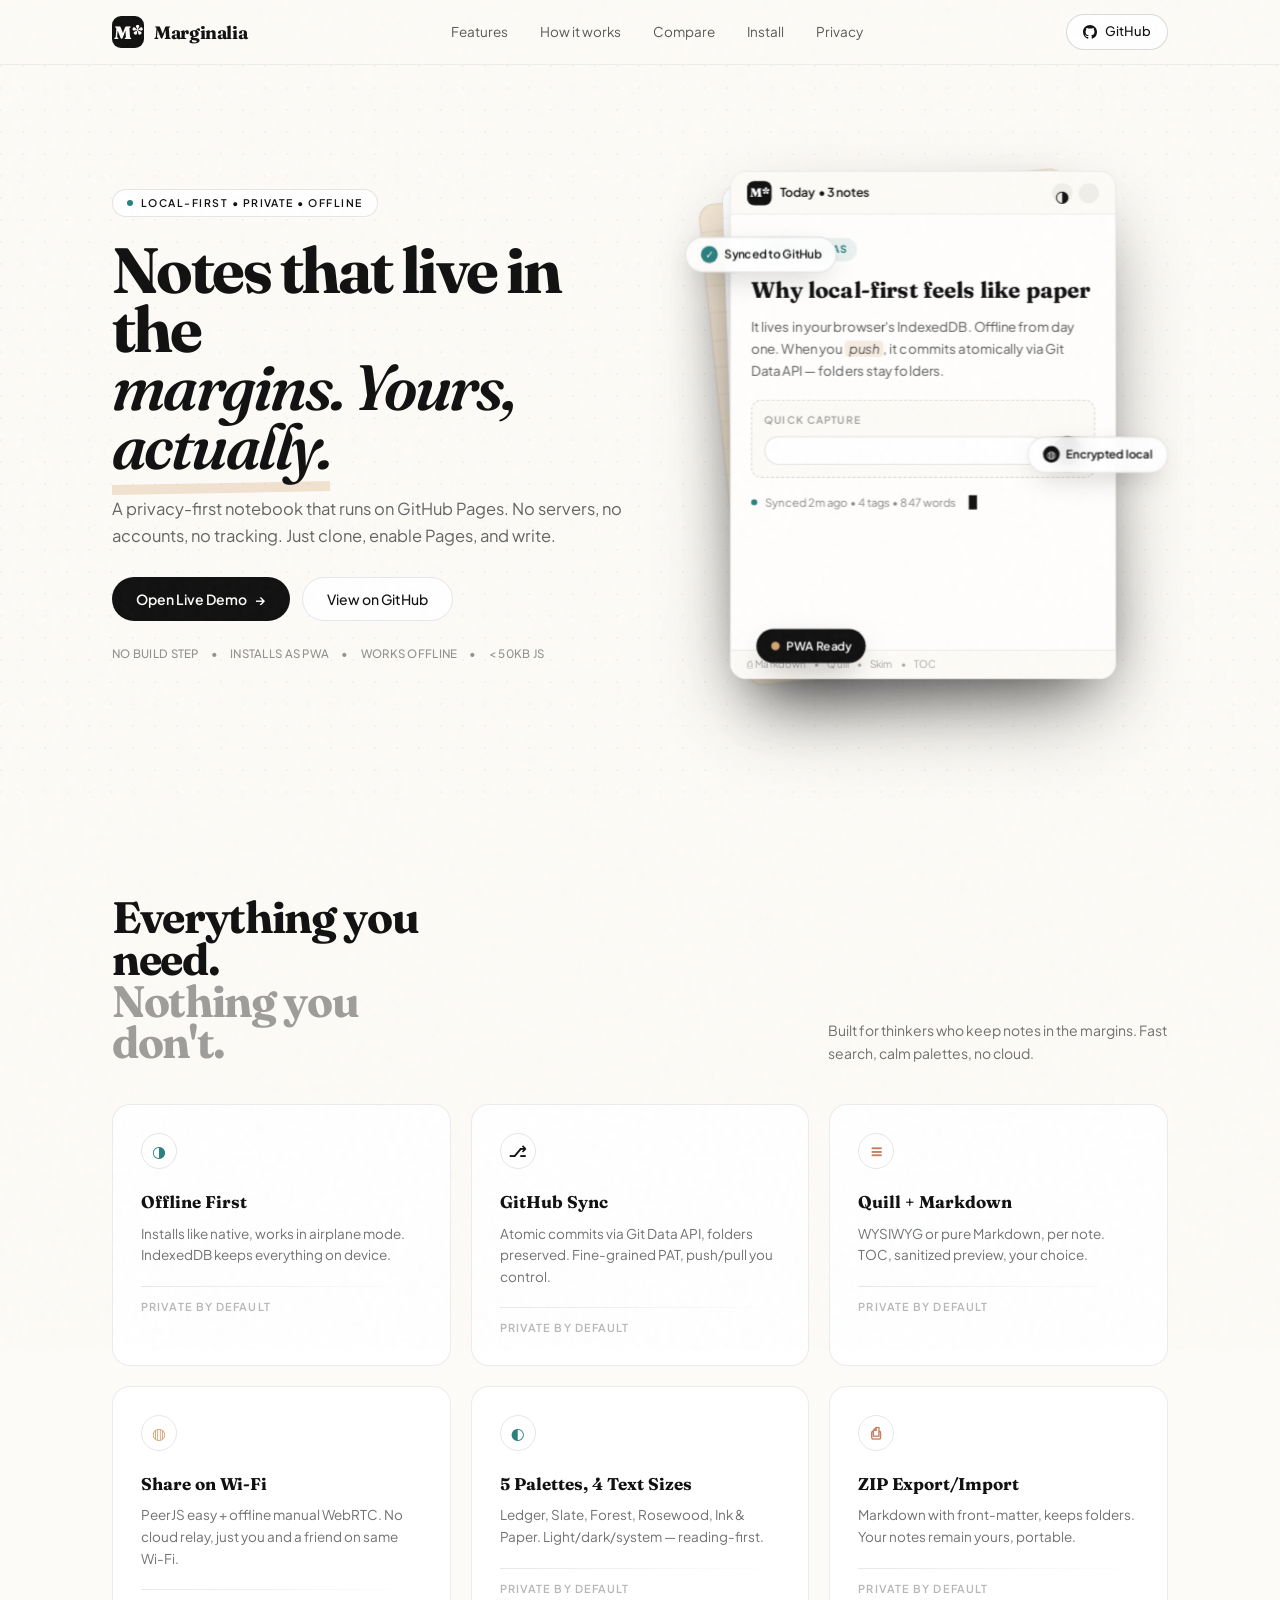
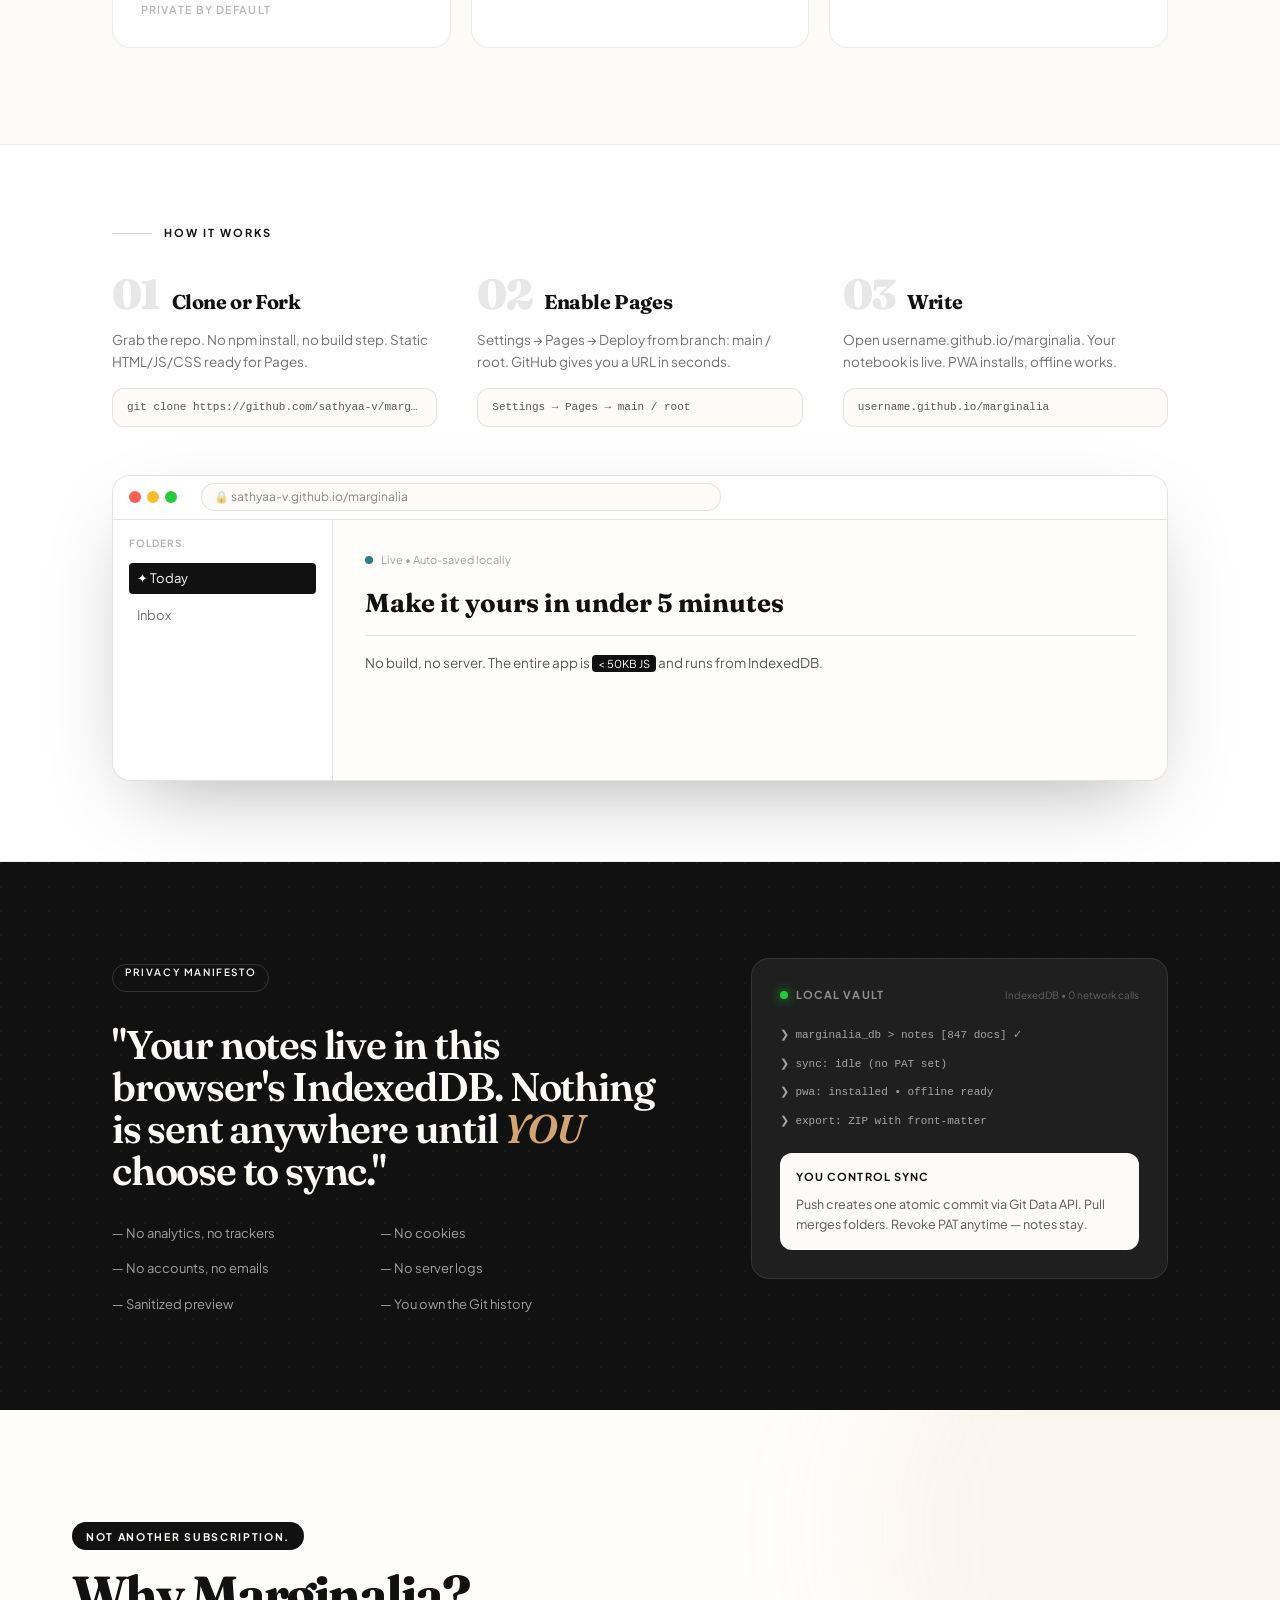
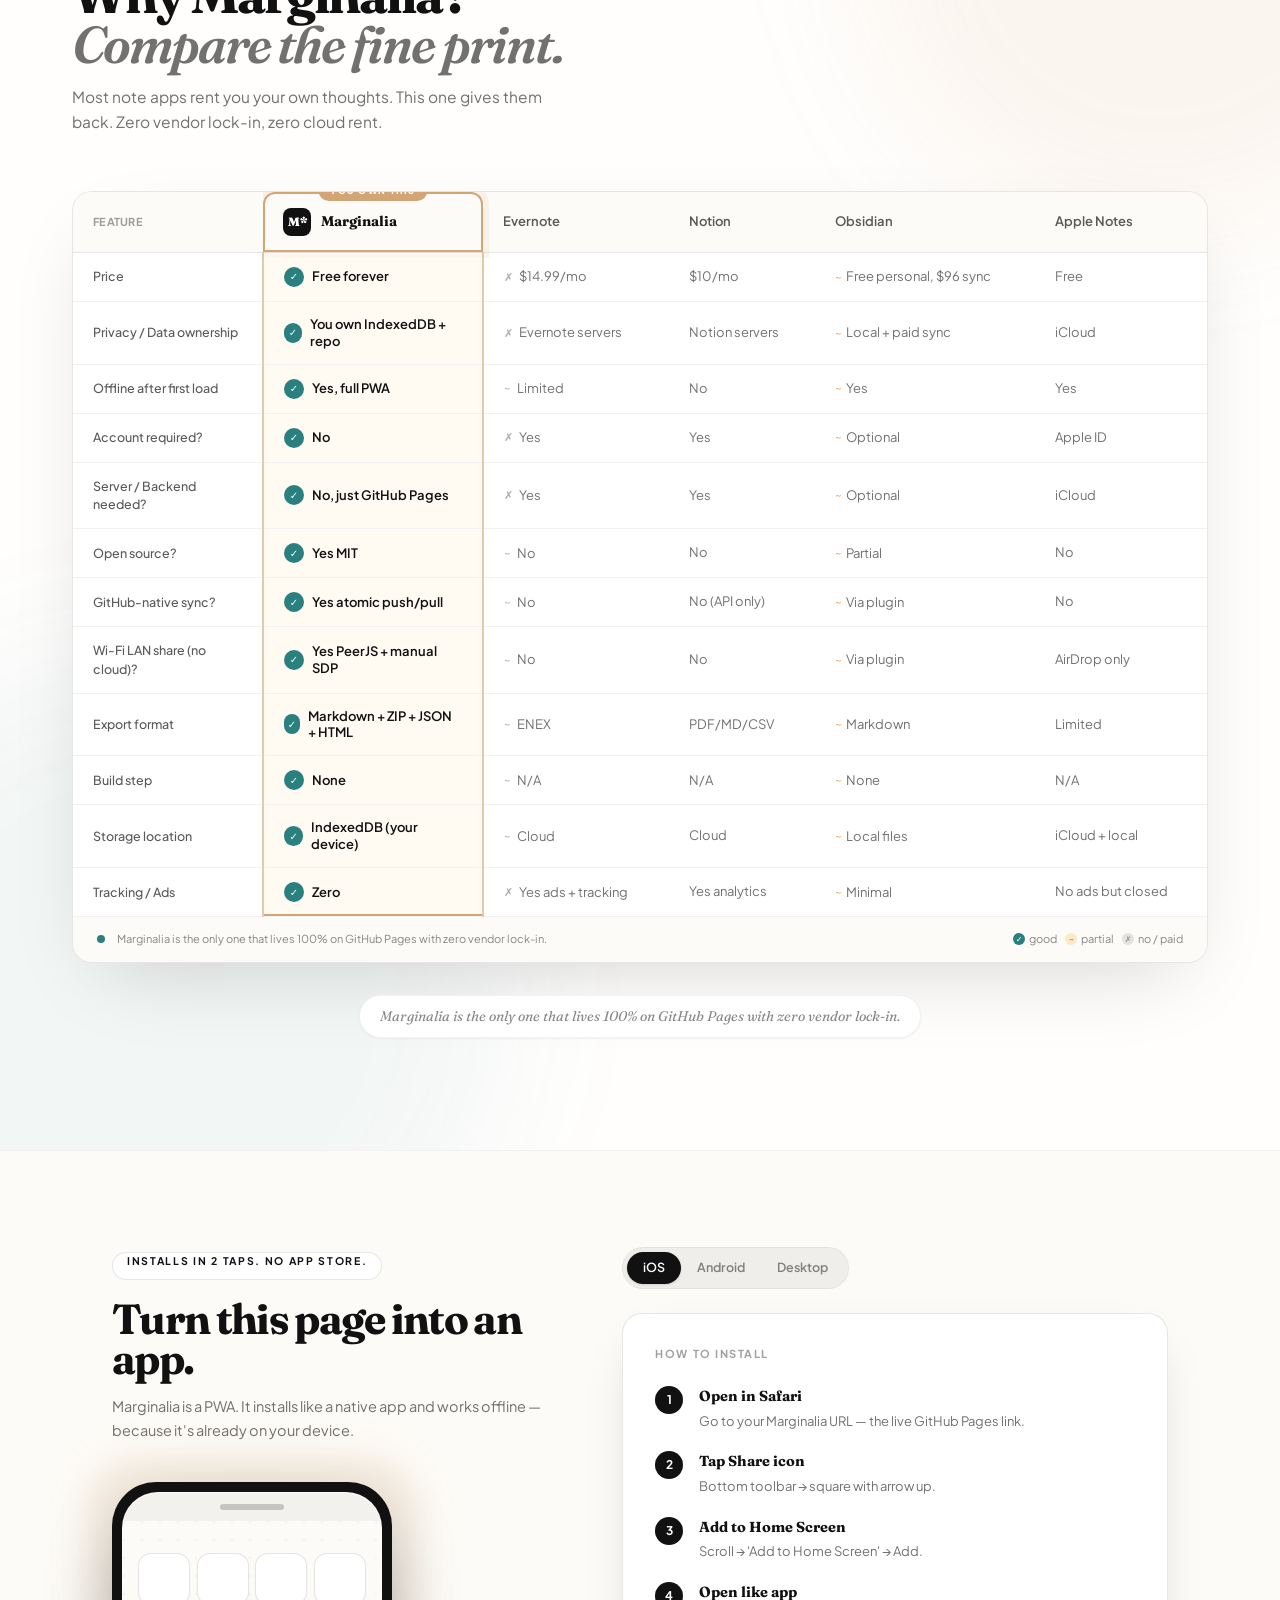
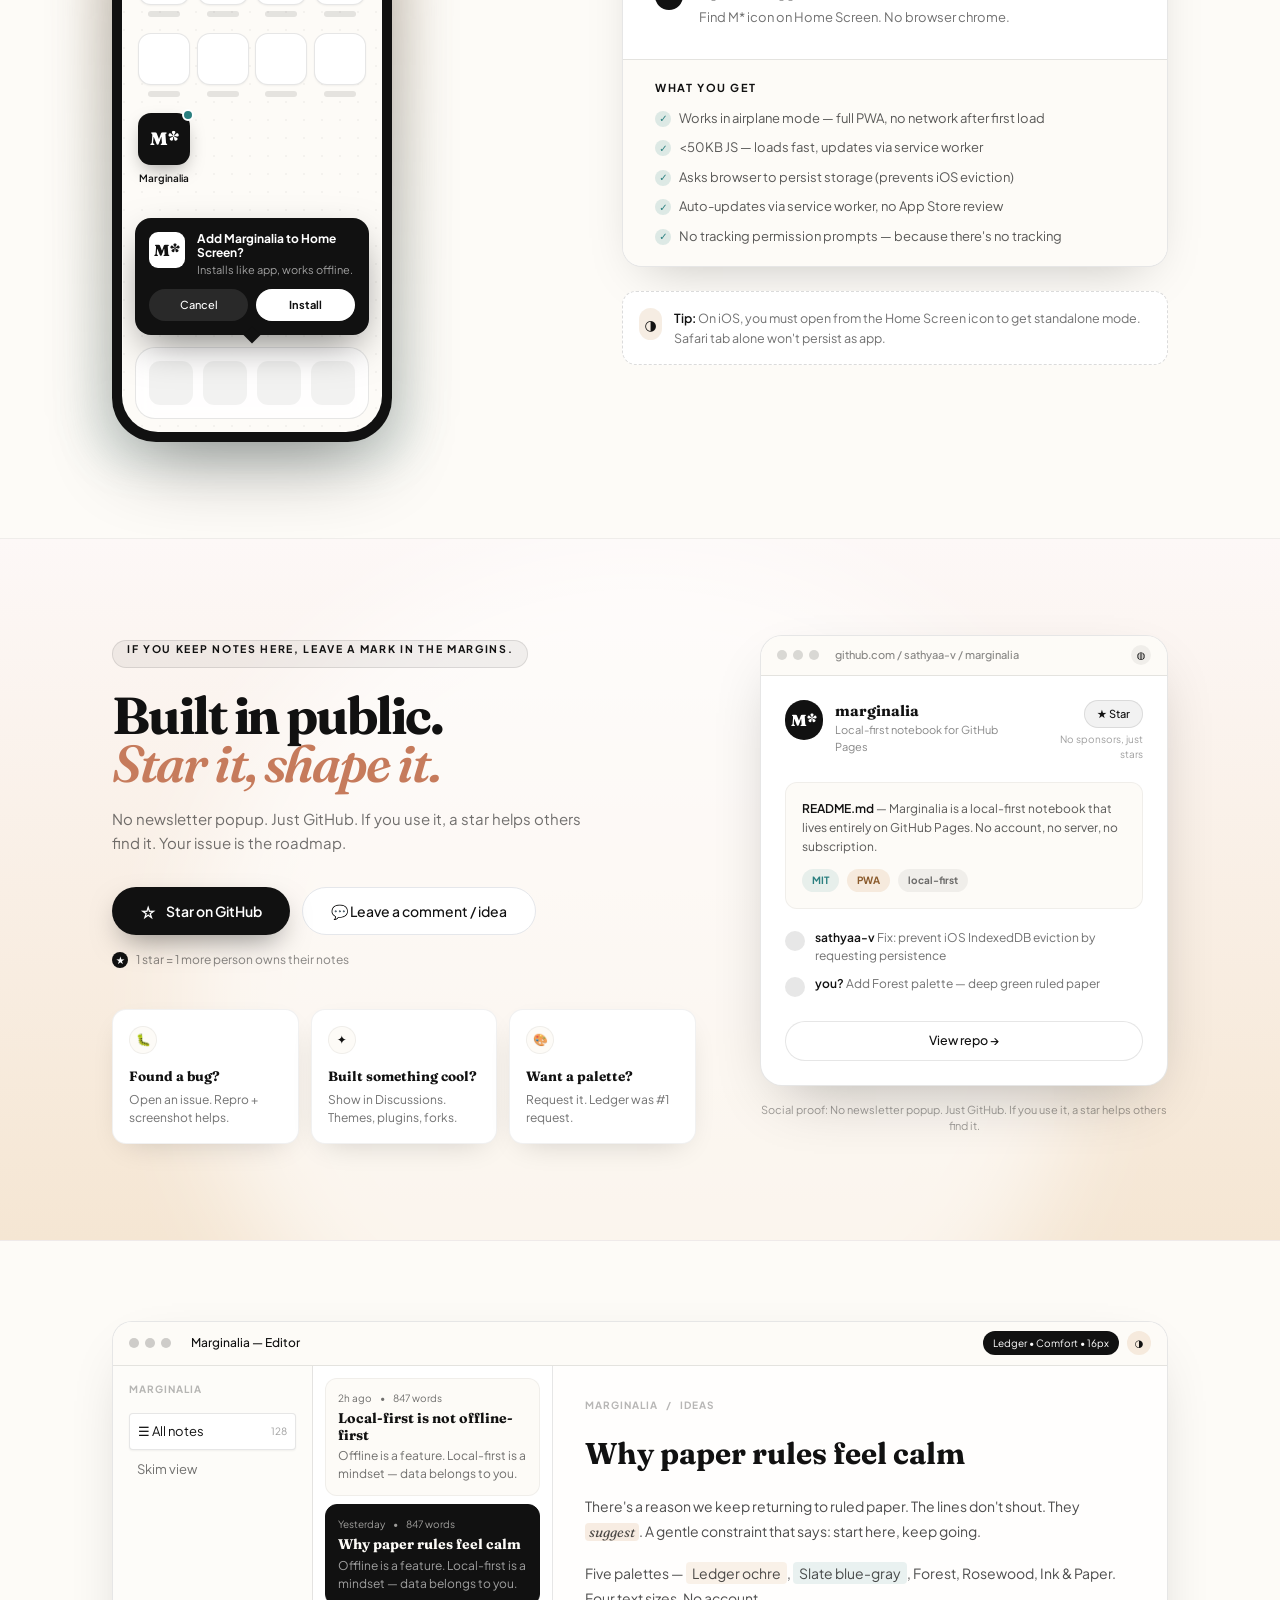
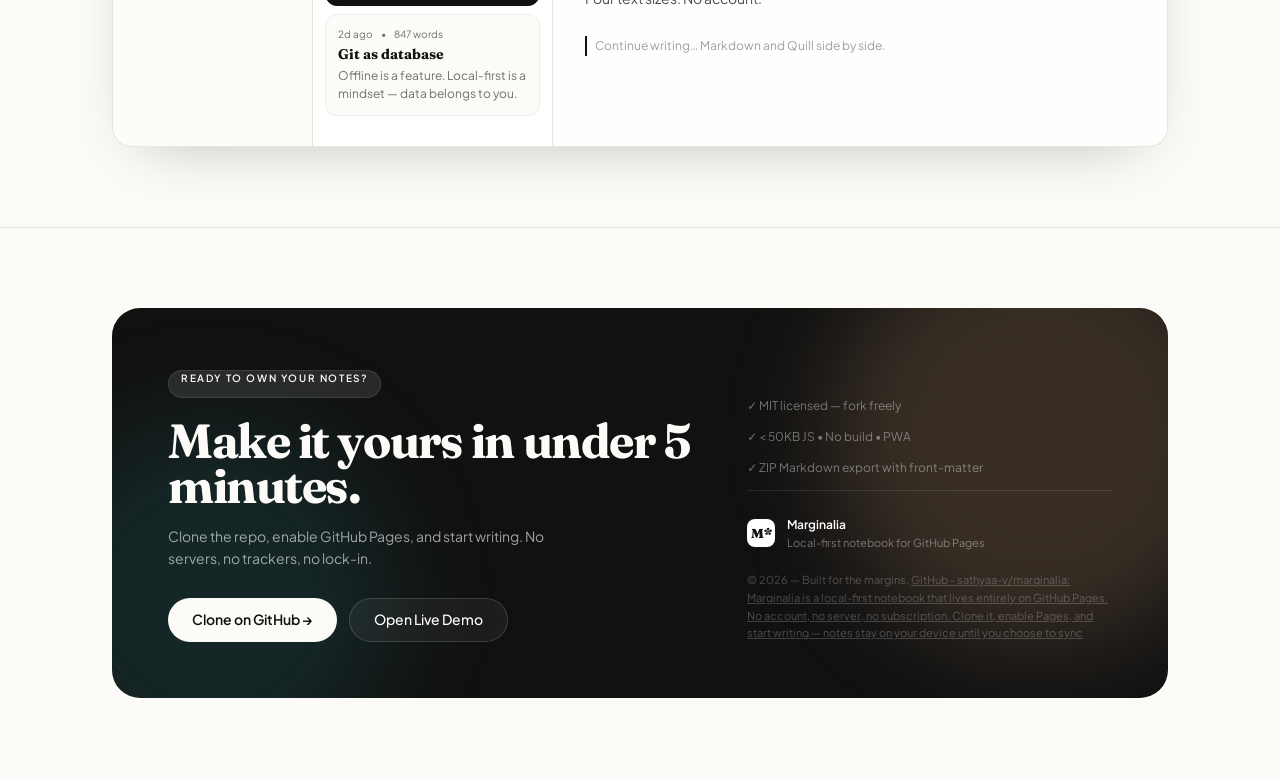
<file: landing.html>
<!DOCTYPE html>
<html lang="en">
<head><style>
@font-face {
  font-family: "Optimistic";
  font-style: normal;
  font-weight: 400 600;
  font-display: swap;
  src: url("/fonts/OptimisticAI_VF_Optimized.woff2") format("woff2");
}
@font-face {
  font-family: "Optimistic Mono";
  font-style: normal;
  font-weight: 400;
  font-display: swap;
  src: url("/fonts/OptimisticMono_W_TextRegular.woff2") format("woff2");
}
:where(html) {
  font-family: "Optimistic", system-ui, sans-serif;
}
:where(code, pre, kbd, samp) {
  font-family: "Optimistic Mono", ui-monospace, monospace;
}
</style>
  <meta charset="UTF-8">
  <meta name="viewport" content="width=device-width, initial-scale=1">
  <title>React Artifact</title>
  <style>*,:after,:before{--tw-border-spacing-x:0;--tw-border-spacing-y:0;--tw-translate-x:0;--tw-translate-y:0;--tw-rotate:0;--tw-skew-x:0;--tw-skew-y:0;--tw-scale-x:1;--tw-scale-y:1;--tw-pan-x: ;--tw-pan-y: ;--tw-pinch-zoom: ;--tw-scroll-snap-strictness:proximity;--tw-gradient-from-position: ;--tw-gradient-via-position: ;--tw-gradient-to-position: ;--tw-ordinal: ;--tw-slashed-zero: ;--tw-numeric-figure: ;--tw-numeric-spacing: ;--tw-numeric-fraction: ;--tw-ring-inset: ;--tw-ring-offset-width:0px;--tw-ring-offset-color:#fff;--tw-ring-color:rgba(59,130,246,.5);--tw-ring-offset-shadow:0 0 #0000;--tw-ring-shadow:0 0 #0000;--tw-shadow:0 0 #0000;--tw-shadow-colored:0 0 #0000;--tw-blur: ;--tw-brightness: ;--tw-contrast: ;--tw-grayscale: ;--tw-hue-rotate: ;--tw-invert: ;--tw-saturate: ;--tw-sepia: ;--tw-drop-shadow: ;--tw-backdrop-blur: ;--tw-backdrop-brightness: ;--tw-backdrop-contrast: ;--tw-backdrop-grayscale: ;--tw-backdrop-hue-rotate: ;--tw-backdrop-invert: ;--tw-backdrop-opacity: ;--tw-backdrop-saturate: ;--tw-backdrop-sepia: ;--tw-contain-size: ;--tw-contain-layout: ;--tw-contain-paint: ;--tw-contain-style: }::backdrop{--tw-border-spacing-x:0;--tw-border-spacing-y:0;--tw-translate-x:0;--tw-translate-y:0;--tw-rotate:0;--tw-skew-x:0;--tw-skew-y:0;--tw-scale-x:1;--tw-scale-y:1;--tw-pan-x: ;--tw-pan-y: ;--tw-pinch-zoom: ;--tw-scroll-snap-strictness:proximity;--tw-gradient-from-position: ;--tw-gradient-via-position: ;--tw-gradient-to-position: ;--tw-ordinal: ;--tw-slashed-zero: ;--tw-numeric-figure: ;--tw-numeric-spacing: ;--tw-numeric-fraction: ;--tw-ring-inset: ;--tw-ring-offset-width:0px;--tw-ring-offset-color:#fff;--tw-ring-color:rgba(59,130,246,.5);--tw-ring-offset-shadow:0 0 #0000;--tw-ring-shadow:0 0 #0000;--tw-shadow:0 0 #0000;--tw-shadow-colored:0 0 #0000;--tw-blur: ;--tw-brightness: ;--tw-contrast: ;--tw-grayscale: ;--tw-hue-rotate: ;--tw-invert: ;--tw-saturate: ;--tw-sepia: ;--tw-drop-shadow: ;--tw-backdrop-blur: ;--tw-backdrop-brightness: ;--tw-backdrop-contrast: ;--tw-backdrop-grayscale: ;--tw-backdrop-hue-rotate: ;--tw-backdrop-invert: ;--tw-backdrop-opacity: ;--tw-backdrop-saturate: ;--tw-backdrop-sepia: ;--tw-contain-size: ;--tw-contain-layout: ;--tw-contain-paint: ;--tw-contain-style: }/*! tailwindcss v3.4.18 | MIT License | https://tailwindcss.com*/*,:after,:before{box-sizing:border-box;border:0 solid #e5e7eb}:after,:before{--tw-content:""}:host,html{line-height:1.5;-webkit-text-size-adjust:100%;-moz-tab-size:4;-o-tab-size:4;tab-size:4;font-family:ui-sans-serif,system-ui,sans-serif,Apple Color Emoji,Segoe UI Emoji,Segoe UI Symbol,Noto Color Emoji;font-feature-settings:normal;font-variation-settings:normal;-webkit-tap-highlight-color:transparent}body{line-height:inherit}hr{height:0;color:inherit;border-top-width:1px}abbr:where([title]){-webkit-text-decoration:underline dotted;text-decoration:underline dotted}h1,h2,h3,h4,h5,h6{font-size:inherit;font-weight:inherit}a{color:inherit;text-decoration:inherit}b,strong{font-weight:bolder}code,kbd,pre,samp{font-family:ui-monospace,SFMono-Regular,Menlo,Monaco,Consolas,Liberation Mono,Courier New,monospace;font-feature-settings:normal;font-variation-settings:normal;font-size:1em}small{font-size:80%}sub,sup{font-size:75%;line-height:0;position:relative;vertical-align:baseline}sub{bottom:-.25em}sup{top:-.5em}table{text-indent:0;border-color:inherit;border-collapse:collapse}button,input,optgroup,select,textarea{font-family:inherit;font-feature-settings:inherit;font-variation-settings:inherit;font-size:100%;font-weight:inherit;line-height:inherit;letter-spacing:inherit;color:inherit;margin:0;padding:0}button,select{text-transform:none}button,input:where([type=button]),input:where([type=reset]),input:where([type=submit]){-webkit-appearance:button;background-color:transparent;background-image:none}:-moz-focusring{outline:auto}:-moz-ui-invalid{box-shadow:none}progress{vertical-align:baseline}::-webkit-inner-spin-button,::-webkit-outer-spin-button{height:auto}[type=search]{-webkit-appearance:textfield;outline-offset:-2px}::-webkit-search-decoration{-webkit-appearance:none}::-webkit-file-upload-button{-webkit-appearance:button;font:inherit}summary{display:list-item}blockquote,dd,dl,figure,h1,h2,h3,h4,h5,h6,hr,p,pre{margin:0}fieldset{margin:0}fieldset,legend{padding:0}menu,ol,ul{list-style:none;margin:0;padding:0}dialog{padding:0}textarea{resize:vertical}input::-moz-placeholder,textarea::-moz-placeholder{opacity:1;color:#9ca3af}input::placeholder,textarea::placeholder{opacity:1;color:#9ca3af}[role=button],button{cursor:pointer}:disabled{cursor:default}audio,canvas,embed,iframe,img,object,svg,video{display:block;vertical-align:middle}img,video{max-width:100%;height:auto}[hidden]:where(:not([hidden=until-found])){display:none}.pointer-events-none{pointer-events:none}.absolute{position:absolute}.relative{position:relative}.sticky{position:sticky}.-inset-6{inset:-1.5rem}.inset-0{inset:0}.inset-x-0{left:0;right:0}.-bottom-1\.5{bottom:-.375rem}.-bottom-2{bottom:-.5rem}.-bottom-20{bottom:-5rem}.-bottom-\[200px\]{bottom:-200px}.-left-20{left:-5rem}.-left-\[200px\]{left:-200px}.-right-1{right:-.25rem}.-right-20{right:-5rem}.-right-\[180px\]{right:-180px}.-top-1{top:-.25rem}.-top-20{top:-5rem}.-top-3{top:-.75rem}.-top-\[180px\]{top:-180px}.bottom-0{bottom:0}.bottom-3{bottom:.75rem}.bottom-\[10\%\]{bottom:10%}.bottom-\[96px\]{bottom:96px}.left-0{left:0}.left-1\/2{left:50%}.left-3{left:.75rem}.left-\[10\%\]{left:10%}.left-\[14\%\]{left:14%}.left-\[18\%\]{left:18%}.left-\[4\%\]{left:4%}.right-0{right:0}.right-3{right:.75rem}.right-\[2\%\]{right:2%}.top-0{top:0}.top-1\/2{top:50%}.top-\[18\%\]{top:18%}.top-\[28px\]{top:28px}.top-\[30\%\]{top:30%}.top-\[45\%\]{top:45%}.top-\[52\%\]{top:52%}.-z-10{z-index:-10}.z-10{z-index:10}.z-40{z-index:40}.col-span-1{grid-column:span 1/span 1}.-mx-6{margin-left:-1.5rem;margin-right:-1.5rem}.mx-auto{margin-left:auto;margin-right:auto}.ml-1{margin-left:.25rem}.ml-2{margin-left:.5rem}.ml-4{margin-left:1rem}.ml-auto{margin-left:auto}.mt-0\.5{margin-top:.125rem}.mt-1{margin-top:.25rem}.mt-10{margin-top:2.5rem}.mt-12{margin-top:3rem}.mt-2{margin-top:.5rem}.mt-3{margin-top:.75rem}.mt-4{margin-top:1rem}.mt-5{margin-top:1.25rem}.mt-6{margin-top:1.5rem}.mt-7{margin-top:1.75rem}.mt-8{margin-top:2rem}.line-clamp-2{overflow:hidden;display:-webkit-box;-webkit-box-orient:vertical;-webkit-line-clamp:2}.inline-block{display:inline-block}.flex{display:flex}.inline-flex{display:inline-flex}.table{display:table}.grid{display:grid}.hidden{display:none}.h-1\.5{height:.375rem}.h-10{height:2.5rem}.h-11{height:2.75rem}.h-2{height:.5rem}.h-2\.5{height:.625rem}.h-3{height:.75rem}.h-4{height:1rem}.h-5{height:1.25rem}.h-6{height:1.5rem}.h-7{height:1.75rem}.h-8{height:2rem}.h-9{height:2.25rem}.h-\[1\.5px\]{height:1.5px}.h-\[10px\]{height:10px}.h-\[14px\]{height:14px}.h-\[20px\]{height:20px}.h-\[28px\]{height:28px}.h-\[2px\]{height:2px}.h-\[340px\]{height:340px}.h-\[360px\]{height:360px}.h-\[420px\]{height:420px}.h-\[42px\]{height:42px}.h-\[440px\]{height:440px}.h-\[44px\]{height:44px}.h-\[48px\]{height:48px}.h-\[500px\]{height:500px}.h-\[52px\]{height:52px}.h-\[560px\]{height:560px}.h-\[600px\]{height:600px}.h-\[64px\]{height:64px}.h-\[700px\]{height:700px}.h-\[72px\]{height:72px}.h-\[900px\]{height:900px}.h-full{height:100%}.h-px{height:1px}.min-h-\[260px\]{min-height:260px}.min-h-\[380px\]{min-height:380px}.min-h-screen{min-height:100vh}.w-0\.5{width:.125rem}.w-1\.5{width:.375rem}.w-1\/2{width:50%}.w-10{width:2.5rem}.w-11{width:2.75rem}.w-16{width:4rem}.w-2{width:.5rem}.w-2\.5{width:.625rem}.w-3{width:.75rem}.w-4{width:1rem}.w-5{width:1.25rem}.w-6{width:1.5rem}.w-7{width:1.75rem}.w-8{width:2rem}.w-9{width:2.25rem}.w-\[190px\]{width:190px}.w-\[220px\]{width:220px}.w-\[240px\]{width:240px}.w-\[280px\]{width:280px}.w-\[320px\]{width:320px}.w-\[360px\]{width:360px}.w-\[420px\]{width:420px}.w-\[52px\]{width:52px}.w-\[600px\]{width:600px}.w-\[700px\]{width:700px}.w-\[75\%\]{width:75%}.w-\[84vw\]{width:84vw}.w-\[85\%\]{width:85%}.w-\[90\%\]{width:90%}.w-\[900px\]{width:900px}.w-\[98px\]{width:98px}.w-full{width:100%}.min-w-\[980px\]{min-width:980px}.max-w-\[1120px\]{max-width:1120px}.max-w-\[1200px\]{max-width:1200px}.max-w-\[12ch\]{max-width:12ch}.max-w-\[320px\]{max-width:320px}.max-w-\[34ch\]{max-width:34ch}.max-w-\[40ch\]{max-width:40ch}.max-w-\[42ch\]{max-width:42ch}.max-w-\[44ch\]{max-width:44ch}.max-w-\[46ch\]{max-width:46ch}.max-w-\[520px\]{max-width:520px}.max-w-\[56ch\]{max-width:56ch}.max-w-\[720px\]{max-width:720px}.flex-1{flex:1 1 0%}.shrink-0{flex-shrink:0}.border-collapse{border-collapse:collapse}.-translate-x-1\/2{--tw-translate-x:-50%}.-translate-x-1\/2,.-translate-y-1\/2{transform:translate(var(--tw-translate-x),var(--tw-translate-y)) rotate(var(--tw-rotate)) skewX(var(--tw-skew-x)) skewY(var(--tw-skew-y)) scaleX(var(--tw-scale-x)) scaleY(var(--tw-scale-y))}.-translate-y-1\/2{--tw-translate-y:-50%}.-rotate-\[1deg\]{--tw-rotate:-1deg}.-rotate-\[1deg\],.rotate-45{transform:translate(var(--tw-translate-x),var(--tw-translate-y)) rotate(var(--tw-rotate)) skewX(var(--tw-skew-x)) skewY(var(--tw-skew-y)) scaleX(var(--tw-scale-x)) scaleY(var(--tw-scale-y))}.rotate-45{--tw-rotate:45deg}.rotate-\[-6deg\]{--tw-rotate:-6deg}.rotate-\[-6deg\],.rotate-\[20deg\]{transform:translate(var(--tw-translate-x),var(--tw-translate-y)) rotate(var(--tw-rotate)) skewX(var(--tw-skew-x)) skewY(var(--tw-skew-y)) scaleX(var(--tw-scale-x)) scaleY(var(--tw-scale-y))}.rotate-\[20deg\]{--tw-rotate:20deg}.rotate-\[3deg\]{--tw-rotate:3deg}.-skew-x-12,.rotate-\[3deg\]{transform:translate(var(--tw-translate-x),var(--tw-translate-y)) rotate(var(--tw-rotate)) skewX(var(--tw-skew-x)) skewY(var(--tw-skew-y)) scaleX(var(--tw-scale-x)) scaleY(var(--tw-scale-y))}.-skew-x-12{--tw-skew-x:-12deg}.scale-125{--tw-scale-x:1.25;--tw-scale-y:1.25}.scale-125,.transform{transform:translate(var(--tw-translate-x),var(--tw-translate-y)) rotate(var(--tw-rotate)) skewX(var(--tw-skew-x)) skewY(var(--tw-skew-y)) scaleX(var(--tw-scale-x)) scaleY(var(--tw-scale-y))}@keyframes pulse{50%{opacity:.5}}.animate-pulse{animation:pulse 2s cubic-bezier(.4,0,.6,1) infinite}.snap-x{scroll-snap-type:x var(--tw-scroll-snap-strictness)}.snap-mandatory{--tw-scroll-snap-strictness:mandatory}.snap-start{scroll-snap-align:start}.grid-cols-2{grid-template-columns:repeat(2,minmax(0,1fr))}.grid-cols-4{grid-template-columns:repeat(4,minmax(0,1fr))}.flex-col{flex-direction:column}.flex-wrap{flex-wrap:wrap}.place-items-center{place-items:center}.items-start{align-items:flex-start}.items-end{align-items:flex-end}.items-center{align-items:center}.items-baseline{align-items:baseline}.justify-center{justify-content:center}.justify-between{justify-content:space-between}.justify-around{justify-content:space-around}.gap-1{gap:.25rem}.gap-1\.5{gap:.375rem}.gap-10{gap:2.5rem}.gap-2{gap:.5rem}.gap-2\.5{gap:.625rem}.gap-3{gap:.75rem}.gap-4{gap:1rem}.gap-6{gap:1.5rem}.gap-8{gap:2rem}.gap-x-3{-moz-column-gap:.75rem;column-gap:.75rem}.gap-y-1{row-gap:.25rem}.space-y-1>:not([hidden])~:not([hidden]){--tw-space-y-reverse:0;margin-top:calc(.25rem*(1 - var(--tw-space-y-reverse)));margin-bottom:calc(.25rem*var(--tw-space-y-reverse))}.space-y-2>:not([hidden])~:not([hidden]){--tw-space-y-reverse:0;margin-top:calc(.5rem*(1 - var(--tw-space-y-reverse)));margin-bottom:calc(.5rem*var(--tw-space-y-reverse))}.space-y-2\.5>:not([hidden])~:not([hidden]){--tw-space-y-reverse:0;margin-top:calc(.625rem*(1 - var(--tw-space-y-reverse)));margin-bottom:calc(.625rem*var(--tw-space-y-reverse))}.space-y-3>:not([hidden])~:not([hidden]){--tw-space-y-reverse:0;margin-top:calc(.75rem*(1 - var(--tw-space-y-reverse)));margin-bottom:calc(.75rem*var(--tw-space-y-reverse))}.space-y-4>:not([hidden])~:not([hidden]){--tw-space-y-reverse:0;margin-top:calc(1rem*(1 - var(--tw-space-y-reverse)));margin-bottom:calc(1rem*var(--tw-space-y-reverse))}.space-y-5>:not([hidden])~:not([hidden]){--tw-space-y-reverse:0;margin-top:calc(1.25rem*(1 - var(--tw-space-y-reverse)));margin-bottom:calc(1.25rem*var(--tw-space-y-reverse))}.overflow-hidden{overflow:hidden}.overflow-x-auto{overflow-x:auto}.overflow-x-hidden{overflow-x:hidden}.truncate{overflow:hidden;text-overflow:ellipsis}.truncate,.whitespace-nowrap{white-space:nowrap}.rounded{border-radius:.25rem}.rounded-\[10px\]{border-radius:10px}.rounded-\[11px\]{border-radius:11px}.rounded-\[12px\]{border-radius:12px}.rounded-\[13px\]{border-radius:13px}.rounded-\[14px\]{border-radius:14px}.rounded-\[16px\]{border-radius:16px}.rounded-\[18px\]{border-radius:18px}.rounded-\[20px\]{border-radius:20px}.rounded-\[22px\]{border-radius:22px}.rounded-\[28px\]{border-radius:28px}.rounded-\[36px\]{border-radius:36px}.rounded-\[44px\]{border-radius:44px}.rounded-\[48px\]{border-radius:48px}.rounded-\[7px\]{border-radius:7px}.rounded-\[8px\]{border-radius:8px}.rounded-\[9px\]{border-radius:9px}.rounded-full{border-radius:9999px}.rounded-t-\[12px\]{border-top-left-radius:12px;border-top-right-radius:12px}.border{border-width:1px}.border-2,.border-\[2px\]{border-width:2px}.border-x-\[2px\]{border-left-width:2px;border-right-width:2px}.border-y{border-top-width:1px}.border-b,.border-y{border-bottom-width:1px}.border-r{border-right-width:1px}.border-t{border-top-width:1px}.border-dashed{border-style:dashed}.border-\[\#111\]{--tw-border-opacity:1;border-color:rgb(17 17 17/var(--tw-border-opacity,1))}.border-\[\#111\]\/10{border-color:hsla(0,0%,7%,.1)}.border-\[\#111\]\/15{border-color:hsla(0,0%,7%,.15)}.border-\[\#111\]\/5{border-color:hsla(0,0%,7%,.05)}.border-\[\#111\]\/\[0\.06\]{border-color:hsla(0,0%,7%,.06)}.border-\[\#111\]\/\[0\.07\]{border-color:hsla(0,0%,7%,.07)}.border-\[\#111\]\/\[0\.08\]{border-color:hsla(0,0%,7%,.08)}.border-\[\#D4A574\]{--tw-border-opacity:1;border-color:rgb(212 165 116/var(--tw-border-opacity,1))}.border-\[\#D4A574\]\/60{border-color:hsla(31,53%,64%,.6)}.border-white{--tw-border-opacity:1;border-color:rgb(255 255 255/var(--tw-border-opacity,1))}.border-white\/10{border-color:hsla(0,0%,100%,.1)}.border-white\/15{border-color:hsla(0,0%,100%,.15)}.bg-\[\#111\]{--tw-bg-opacity:1;background-color:rgb(17 17 17/var(--tw-bg-opacity,1))}.bg-\[\#111\]\/10{background-color:hsla(0,0%,7%,.1)}.bg-\[\#111\]\/15{background-color:hsla(0,0%,7%,.15)}.bg-\[\#111\]\/20{background-color:hsla(0,0%,7%,.2)}.bg-\[\#111\]\/5{background-color:hsla(0,0%,7%,.05)}.bg-\[\#111\]\/\[0\.04\]{background-color:hsla(0,0%,7%,.04)}.bg-\[\#27C93F\]{--tw-bg-opacity:1;background-color:rgb(39 201 63/var(--tw-bg-opacity,1))}.bg-\[\#2A7F7F\]{--tw-bg-opacity:1;background-color:rgb(42 127 127/var(--tw-bg-opacity,1))}.bg-\[\#2A7F7F\]\/10{background-color:rgba(42,127,127,.1)}.bg-\[\#2A7F7F\]\/15{background-color:rgba(42,127,127,.15)}.bg-\[\#2A7F7F\]\/20{background-color:rgba(42,127,127,.2)}.bg-\[\#2A7F7F\]\/\[0\.06\]{background-color:rgba(42,127,127,.06)}.bg-\[\#C67B5C\]{--tw-bg-opacity:1;background-color:rgb(198 123 92/var(--tw-bg-opacity,1))}.bg-\[\#D4A574\]{--tw-bg-opacity:1;background-color:rgb(212 165 116/var(--tw-bg-opacity,1))}.bg-\[\#D4A574\]\/10{background-color:hsla(31,53%,64%,.1)}.bg-\[\#D4A574\]\/15{background-color:hsla(31,53%,64%,.15)}.bg-\[\#D4A574\]\/20{background-color:hsla(31,53%,64%,.2)}.bg-\[\#D4A574\]\/30{background-color:hsla(31,53%,64%,.3)}.bg-\[\#D4A574\]\/50{background-color:hsla(31,53%,64%,.5)}.bg-\[\#F6E9D6\]{--tw-bg-opacity:1;background-color:rgb(246 233 214/var(--tw-bg-opacity,1))}.bg-\[\#FDFBF7\]{--tw-bg-opacity:1;background-color:rgb(253 251 247/var(--tw-bg-opacity,1))}.bg-\[\#FDFBF7\]\/70{background-color:hsla(40,60%,98%,.7)}.bg-\[\#FDFBF7\]\/85{background-color:hsla(40,60%,98%,.85)}.bg-\[\#FF5F56\]{--tw-bg-opacity:1;background-color:rgb(255 95 86/var(--tw-bg-opacity,1))}.bg-\[\#FFBD2E\]{--tw-bg-opacity:1;background-color:rgb(255 189 46/var(--tw-bg-opacity,1))}.bg-\[\#FFF8ED\]\/70{background-color:rgba(255,248,237,.7)}.bg-\[\#FFFEFD\]{--tw-bg-opacity:1;background-color:rgb(255 254 253/var(--tw-bg-opacity,1))}.bg-amber-500\/20{background-color:rgba(245,158,11,.2)}.bg-white{--tw-bg-opacity:1;background-color:rgb(255 255 255/var(--tw-bg-opacity,1))}.bg-white\/10{background-color:hsla(0,0%,100%,.1)}.bg-white\/5{background-color:hsla(0,0%,100%,.05)}.bg-white\/60{background-color:hsla(0,0%,100%,.6)}.bg-white\/80{background-color:hsla(0,0%,100%,.8)}.bg-white\/90{background-color:hsla(0,0%,100%,.9)}.bg-white\/\[0\.06\]{background-color:hsla(0,0%,100%,.06)}.bg-gradient-to-b{background-image:linear-gradient(to bottom,var(--tw-gradient-stops))}.bg-gradient-to-r{background-image:linear-gradient(to right,var(--tw-gradient-stops))}.from-\[\#111\]\/10{--tw-gradient-from:hsla(0,0%,7%,.1) var(--tw-gradient-from-position);--tw-gradient-to:hsla(0,0%,7%,0) var(--tw-gradient-to-position);--tw-gradient-stops:var(--tw-gradient-from),var(--tw-gradient-to)}.from-\[\#D4A574\]\/20{--tw-gradient-from:hsla(31,53%,64%,.2) var(--tw-gradient-from-position);--tw-gradient-to:hsla(31,53%,64%,0) var(--tw-gradient-to-position);--tw-gradient-stops:var(--tw-gradient-from),var(--tw-gradient-to)}.from-transparent{--tw-gradient-from:transparent var(--tw-gradient-from-position);--tw-gradient-to:transparent var(--tw-gradient-to-position);--tw-gradient-stops:var(--tw-gradient-from),var(--tw-gradient-to)}.via-white\/60{--tw-gradient-to:hsla(0,0%,100%,0) var(--tw-gradient-to-position);--tw-gradient-stops:var(--tw-gradient-from),hsla(0,0%,100%,.6) var(--tw-gradient-via-position),var(--tw-gradient-to)}.to-\[\#2A7F7F\]\/10{--tw-gradient-to:rgba(42,127,127,.1) var(--tw-gradient-to-position)}.to-transparent{--tw-gradient-to:transparent var(--tw-gradient-to-position)}.p-1{padding:.25rem}.p-3{padding:.75rem}.p-3\.5{padding:.875rem}.p-4{padding:1rem}.p-5{padding:1.25rem}.p-6{padding:1.5rem}.p-8{padding:2rem}.p-\[10px\]{padding:10px}.px-1{padding-left:.25rem;padding-right:.25rem}.px-1\.5{padding-left:.375rem;padding-right:.375rem}.px-2{padding-left:.5rem;padding-right:.5rem}.px-2\.5{padding-left:.625rem;padding-right:.625rem}.px-3{padding-left:.75rem;padding-right:.75rem}.px-3\.5{padding-left:.875rem;padding-right:.875rem}.px-4{padding-left:1rem;padding-right:1rem}.px-5{padding-left:1.25rem;padding-right:1.25rem}.px-6{padding-left:1.5rem;padding-right:1.5rem}.px-7{padding-left:1.75rem;padding-right:1.75rem}.py-0\.5{padding-top:.125rem;padding-bottom:.125rem}.py-1{padding-top:.25rem;padding-bottom:.25rem}.py-1\.5{padding-top:.375rem;padding-bottom:.375rem}.py-14{padding-top:3.5rem;padding-bottom:3.5rem}.py-16{padding-top:4rem;padding-bottom:4rem}.py-2{padding-top:.5rem;padding-bottom:.5rem}.py-2\.5{padding-top:.625rem;padding-bottom:.625rem}.py-3\.5{padding-top:.875rem;padding-bottom:.875rem}.py-4{padding-top:1rem;padding-bottom:1rem}.py-5{padding-top:1.25rem;padding-bottom:1.25rem}.pb-12{padding-bottom:3rem}.pb-4{padding-bottom:1rem}.pt-12{padding-top:3rem}.pt-2{padding-top:.5rem}.pt-6{padding-top:1.5rem}.pt-8{padding-top:2rem}.pt-\[1px\]{padding-top:1px}.text-left{text-align:left}.text-center{text-align:center}.text-right{text-align:right}.font-mono{font-family:ui-monospace,SFMono-Regular,Menlo,Monaco,Consolas,Liberation Mono,Courier New,monospace}.text-\[10\.5px\]{font-size:10.5px}.text-\[10px\]{font-size:10px}.text-\[11\.5px\]{font-size:11.5px}.text-\[11px\]{font-size:11px}.text-\[12\.5px\]{font-size:12.5px}.text-\[12px\]{font-size:12px}.text-\[13\.5px\]{font-size:13.5px}.text-\[13px\]{font-size:13px}.text-\[14\.5px\]{font-size:14.5px}.text-\[14px\]{font-size:14px}.text-\[15\.5px\]{font-size:15.5px}.text-\[15px\]{font-size:15px}.text-\[16\.5px\]{font-size:16.5px}.text-\[17px\]{font-size:17px}.text-\[18px\]{font-size:18px}.text-\[20px\]{font-size:20px}.text-\[22px\]{font-size:22px}.text-\[26px\]{font-size:26px}.text-\[28px\]{font-size:28px}.text-\[30px\]{font-size:30px}.text-\[32px\]{font-size:32px}.text-\[34px\]{font-size:34px}.text-\[38px\]{font-size:38px}.text-\[42px\]{font-size:42px}.text-\[8px\]{font-size:8px}.text-\[9px\]{font-size:9px}.font-\[600\]{font-weight:600}.font-\[700\]{font-weight:700}.font-black{font-weight:900}.font-bold{font-weight:700}.font-medium{font-weight:500}.font-semibold{font-weight:600}.uppercase{text-transform:uppercase}.italic{font-style:italic}.leading-\[0\.92\]{line-height:.92}.leading-\[0\.95\]{line-height:.95}.leading-\[1\.05\]{line-height:1.05}.leading-\[1\.15\]{line-height:1.15}.leading-\[1\.1\]{line-height:1.1}.leading-\[1\.2\]{line-height:1.2}.leading-\[1\.35\]{line-height:1.35}.leading-\[1\.3\]{line-height:1.3}.leading-\[1\.4\]{line-height:1.4}.leading-\[1\.5\]{line-height:1.5}.leading-\[1\.6\]{line-height:1.6}.leading-\[1\.7\]{line-height:1.7}.leading-\[1\.8\]{line-height:1.8}.leading-none{line-height:1}.tracking-\[-0\.02em\]{letter-spacing:-.02em}.tracking-\[-0\.03em\]{letter-spacing:-.03em}.tracking-\[-0\.04em\]{letter-spacing:-.04em}.tracking-\[0\.14em\]{letter-spacing:.14em}.tracking-\[0\.16em\]{letter-spacing:.16em}.tracking-\[0\.18em\]{letter-spacing:.18em}.tracking-wide{letter-spacing:.025em}.tracking-widest{letter-spacing:.1em}.text-\[\#111\]{--tw-text-opacity:1;color:rgb(17 17 17/var(--tw-text-opacity,1))}.text-\[\#111\]\/10{color:hsla(0,0%,7%,.1)}.text-\[\#111\]\/30{color:hsla(0,0%,7%,.3)}.text-\[\#111\]\/35{color:hsla(0,0%,7%,.35)}.text-\[\#111\]\/40{color:hsla(0,0%,7%,.4)}.text-\[\#111\]\/45{color:hsla(0,0%,7%,.45)}.text-\[\#111\]\/50{color:hsla(0,0%,7%,.5)}.text-\[\#111\]\/60{color:hsla(0,0%,7%,.6)}.text-\[\#111\]\/65{color:hsla(0,0%,7%,.65)}.text-\[\#111\]\/70{color:hsla(0,0%,7%,.7)}.text-\[\#111\]\/75{color:hsla(0,0%,7%,.75)}.text-\[\#2A7F7F\]{--tw-text-opacity:1;color:rgb(42 127 127/var(--tw-text-opacity,1))}.text-\[\#8A5A2B\]{--tw-text-opacity:1;color:rgb(138 90 43/var(--tw-text-opacity,1))}.text-\[\#C67B5C\]{--tw-text-opacity:1;color:rgb(198 123 92/var(--tw-text-opacity,1))}.text-\[\#D4A574\]{--tw-text-opacity:1;color:rgb(212 165 116/var(--tw-text-opacity,1))}.text-\[\#FDFBF7\]{--tw-text-opacity:1;color:rgb(253 251 247/var(--tw-text-opacity,1))}.text-amber-600\/70{color:rgba(217,119,6,.7)}.text-amber-700{--tw-text-opacity:1;color:rgb(180 83 9/var(--tw-text-opacity,1))}.text-white{--tw-text-opacity:1;color:rgb(255 255 255/var(--tw-text-opacity,1))}.text-white\/25{color:hsla(0,0%,100%,.25)}.text-white\/30{color:hsla(0,0%,100%,.3)}.text-white\/40{color:hsla(0,0%,100%,.4)}.text-white\/50{color:hsla(0,0%,100%,.5)}.text-white\/60{color:hsla(0,0%,100%,.6)}.underline{text-decoration-line:underline}.decoration-white\/20{text-decoration-color:hsla(0,0%,100%,.2)}.antialiased{-webkit-font-smoothing:antialiased;-moz-osx-font-smoothing:grayscale}.opacity-0{opacity:0}.opacity-60{opacity:.6}.opacity-\[0\.035\]{opacity:.035}.opacity-\[0\.04\]{opacity:.04}.shadow{--tw-shadow:0 1px 3px 0 rgba(0,0,0,.1),0 1px 2px -1px rgba(0,0,0,.1);--tw-shadow-colored:0 1px 3px 0 var(--tw-shadow-color),0 1px 2px -1px var(--tw-shadow-color);box-shadow:var(--tw-ring-offset-shadow,0 0 #0000),var(--tw-ring-shadow,0 0 #0000),var(--tw-shadow)}.shadow-\[0_0_0_6px_rgba\(212\2c 165\2c 116\2c \.12\)\]{--tw-shadow:0 0 0 6px hsla(31,53%,64%,.12);--tw-shadow-colored:0 0 0 6px var(--tw-shadow-color);box-shadow:var(--tw-ring-offset-shadow,0 0 #0000),var(--tw-ring-shadow,0 0 #0000),var(--tw-shadow)}.shadow-\[0_0_0_6px_rgba\(212\2c 165\2c 116\2c \.15\)\]{--tw-shadow:0 0 0 6px hsla(31,53%,64%,.15);--tw-shadow-colored:0 0 0 6px var(--tw-shadow-color)}.shadow-\[0_0_0_6px_rgba\(212\2c 165\2c 116\2c \.15\)\],.shadow-\[0_0_12px_\#27C93F\]{box-shadow:var(--tw-ring-offset-shadow,0 0 #0000),var(--tw-ring-shadow,0 0 #0000),var(--tw-shadow)}.shadow-\[0_0_12px_\#27C93F\]{--tw-shadow:0 0 12px #27c93f;--tw-shadow-colored:0 0 12px var(--tw-shadow-color)}.shadow-\[0_10px_30px_-10px_rgba\(0\2c 0\2c 0\2c \.3\)\]{--tw-shadow:0 10px 30px -10px rgba(0,0,0,.3);--tw-shadow-colored:0 10px 30px -10px var(--tw-shadow-color);box-shadow:var(--tw-ring-offset-shadow,0 0 #0000),var(--tw-ring-shadow,0 0 #0000),var(--tw-shadow)}.shadow-\[0_10px_30px_-14px_rgba\(0\2c 0\2c 0\2c \.2\)\]{--tw-shadow:0 10px 30px -14px rgba(0,0,0,.2);--tw-shadow-colored:0 10px 30px -14px var(--tw-shadow-color);box-shadow:var(--tw-ring-offset-shadow,0 0 #0000),var(--tw-ring-shadow,0 0 #0000),var(--tw-shadow)}.shadow-\[0_12px_30px_-10px_rgba\(0\2c 0\2c 0\2c \.5\)\]{--tw-shadow:0 12px 30px -10px rgba(0,0,0,.5);--tw-shadow-colored:0 12px 30px -10px var(--tw-shadow-color);box-shadow:var(--tw-ring-offset-shadow,0 0 #0000),var(--tw-ring-shadow,0 0 #0000),var(--tw-shadow)}.shadow-\[0_16px_40px_-10px_rgba\(0\2c 0\2c 0\2c \.5\)\]{--tw-shadow:0 16px 40px -10px rgba(0,0,0,.5);--tw-shadow-colored:0 16px 40px -10px var(--tw-shadow-color);box-shadow:var(--tw-ring-offset-shadow,0 0 #0000),var(--tw-ring-shadow,0 0 #0000),var(--tw-shadow)}.shadow-\[0_16px_40px_-20px_rgba\(0\2c 0\2c 0\2c \.2\)\]{--tw-shadow:0 16px 40px -20px rgba(0,0,0,.2);--tw-shadow-colored:0 16px 40px -20px var(--tw-shadow-color);box-shadow:var(--tw-ring-offset-shadow,0 0 #0000),var(--tw-ring-shadow,0 0 #0000),var(--tw-shadow)}.shadow-\[0_20px_40px_-20px_rgba\(0\2c 0\2c 0\2c \.2\)\]{--tw-shadow:0 20px 40px -20px rgba(0,0,0,.2);--tw-shadow-colored:0 20px 40px -20px var(--tw-shadow-color);box-shadow:var(--tw-ring-offset-shadow,0 0 #0000),var(--tw-ring-shadow,0 0 #0000),var(--tw-shadow)}.shadow-\[0_20px_50px_-24px_rgba\(0\2c 0\2c 0\2c \.25\)\]{--tw-shadow:0 20px 50px -24px rgba(0,0,0,.25);--tw-shadow-colored:0 20px 50px -24px var(--tw-shadow-color);box-shadow:var(--tw-ring-offset-shadow,0 0 #0000),var(--tw-ring-shadow,0 0 #0000),var(--tw-shadow)}.shadow-\[0_20px_60px_-30px_rgba\(0\2c 0\2c 0\2c \.3\)\]{--tw-shadow:0 20px 60px -30px rgba(0,0,0,.3);--tw-shadow-colored:0 20px 60px -30px var(--tw-shadow-color);box-shadow:var(--tw-ring-offset-shadow,0 0 #0000),var(--tw-ring-shadow,0 0 #0000),var(--tw-shadow)}.shadow-\[0_24px_60px_-24px_rgba\(0\2c 0\2c 0\2c \.3\)\]{--tw-shadow:0 24px 60px -24px rgba(0,0,0,.3);--tw-shadow-colored:0 24px 60px -24px var(--tw-shadow-color);box-shadow:var(--tw-ring-offset-shadow,0 0 #0000),var(--tw-ring-shadow,0 0 #0000),var(--tw-shadow)}.shadow-\[0_30px_60px_-20px_rgba\(0\2c 0\2c 0\2c \.35\)\]{--tw-shadow:0 30px 60px -20px rgba(0,0,0,.35);--tw-shadow-colored:0 30px 60px -20px var(--tw-shadow-color);box-shadow:var(--tw-ring-offset-shadow,0 0 #0000),var(--tw-ring-shadow,0 0 #0000),var(--tw-shadow)}.shadow-\[0_30px_80px_-20px_rgba\(0\2c 0\2c 0\2c \.45\)\]{--tw-shadow:0 30px 80px -20px rgba(0,0,0,.45);--tw-shadow-colored:0 30px 80px -20px var(--tw-shadow-color);box-shadow:var(--tw-ring-offset-shadow,0 0 #0000),var(--tw-ring-shadow,0 0 #0000),var(--tw-shadow)}.shadow-\[0_30px_80px_-30px_rgba\(0\2c 0\2c 0\2c \.18\)\]{--tw-shadow:0 30px 80px -30px rgba(0,0,0,.18);--tw-shadow-colored:0 30px 80px -30px var(--tw-shadow-color);box-shadow:var(--tw-ring-offset-shadow,0 0 #0000),var(--tw-ring-shadow,0 0 #0000),var(--tw-shadow)}.shadow-\[0_30px_80px_-30px_rgba\(0\2c 0\2c 0\2c \.35\)\]{--tw-shadow:0 30px 80px -30px rgba(0,0,0,.35);--tw-shadow-colored:0 30px 80px -30px var(--tw-shadow-color);box-shadow:var(--tw-ring-offset-shadow,0 0 #0000),var(--tw-ring-shadow,0 0 #0000),var(--tw-shadow)}.shadow-\[0_40px_80px_-20px_rgba\(0\2c 0\2c 0\2c \.45\)\]{--tw-shadow:0 40px 80px -20px rgba(0,0,0,.45);--tw-shadow-colored:0 40px 80px -20px var(--tw-shadow-color);box-shadow:var(--tw-ring-offset-shadow,0 0 #0000),var(--tw-ring-shadow,0 0 #0000),var(--tw-shadow)}.shadow-\[0_5px_0_0_\#111\2c 0_-5px_0_0_\#111\]{--tw-shadow:0 5px 0 0 #111,0 -5px 0 0 #111;--tw-shadow-colored:0 5px 0 0 var(--tw-shadow-color),0 -5px 0 0 var(--tw-shadow-color);box-shadow:var(--tw-ring-offset-shadow,0 0 #0000),var(--tw-ring-shadow,0 0 #0000),var(--tw-shadow)}.shadow-\[0_8px_20px_-6px_rgba\(0\2c 0\2c 0\2c \.4\)\]{--tw-shadow:0 8px 20px -6px rgba(0,0,0,.4);--tw-shadow-colored:0 8px 20px -6px var(--tw-shadow-color)}.shadow-\[0_8px_20px_-6px_rgba\(0\2c 0\2c 0\2c \.4\)\],.shadow-sm{box-shadow:var(--tw-ring-offset-shadow,0 0 #0000),var(--tw-ring-shadow,0 0 #0000),var(--tw-shadow)}.shadow-sm{--tw-shadow:0 1px 2px 0 rgba(0,0,0,.05);--tw-shadow-colored:0 1px 2px 0 var(--tw-shadow-color)}.blur-\[18px\]{--tw-blur:blur(18px)}.blur-\[18px\],.blur-\[50px\]{filter:var(--tw-blur) var(--tw-brightness) var(--tw-contrast) var(--tw-grayscale) var(--tw-hue-rotate) var(--tw-invert) var(--tw-saturate) var(--tw-sepia) var(--tw-drop-shadow)}.blur-\[50px\]{--tw-blur:blur(50px)}.blur-\[60px\]{--tw-blur:blur(60px)}.blur-\[60px\],.blur-\[70px\]{filter:var(--tw-blur) var(--tw-brightness) var(--tw-contrast) var(--tw-grayscale) var(--tw-hue-rotate) var(--tw-invert) var(--tw-saturate) var(--tw-sepia) var(--tw-drop-shadow)}.blur-\[70px\]{--tw-blur:blur(70px)}.filter{filter:var(--tw-blur) var(--tw-brightness) var(--tw-contrast) var(--tw-grayscale) var(--tw-hue-rotate) var(--tw-invert) var(--tw-saturate) var(--tw-sepia) var(--tw-drop-shadow)}.backdrop-blur{--tw-backdrop-blur:blur(8px)}.backdrop-blur,.backdrop-blur-\[14px\]{backdrop-filter:var(--tw-backdrop-blur) var(--tw-backdrop-brightness) var(--tw-backdrop-contrast) var(--tw-backdrop-grayscale) var(--tw-backdrop-hue-rotate) var(--tw-backdrop-invert) var(--tw-backdrop-opacity) var(--tw-backdrop-saturate) var(--tw-backdrop-sepia)}.backdrop-blur-\[14px\]{--tw-backdrop-blur:blur(14px)}.transition{transition-property:color,background-color,border-color,text-decoration-color,fill,stroke,opacity,box-shadow,transform,filter,backdrop-filter;transition-timing-function:cubic-bezier(.4,0,.2,1);transition-duration:.15s}.transition-all{transition-property:all;transition-timing-function:cubic-bezier(.4,0,.2,1);transition-duration:.15s}.transition-colors{transition-property:color,background-color,border-color,text-decoration-color,fill,stroke;transition-timing-function:cubic-bezier(.4,0,.2,1);transition-duration:.15s}.transition-opacity{transition-property:opacity;transition-timing-function:cubic-bezier(.4,0,.2,1);transition-duration:.15s}.transition-transform{transition-property:transform;transition-timing-function:cubic-bezier(.4,0,.2,1);transition-duration:.15s}.duration-300{transition-duration:.3s}.duration-500{transition-duration:.5s}.ease-in-out{transition-timing-function:cubic-bezier(.4,0,.2,1)}.\[perspective\:1200px\]{perspective:1200px}.\[transform-style\:preserve-3d\]{transform-style:preserve-3d}.\[transform\:translateZ\(50px\)\]{transform:translateZ(50px)}.\[transform\:translateZ\(60px\)\]{transform:translateZ(60px)}.\[transform\:translateZ\(70px\)\]{transform:translateZ(70px)}#root,body,html{min-height:100%}body{margin:0;font-family:Inter,ui-sans-serif,system-ui,-apple-system,BlinkMacSystemFont,Segoe UI,sans-serif}[role=button]:not([aria-disabled=true]),button:not(:disabled),label[for],select:not(:disabled),summary{cursor:pointer}.selection\:bg-\[\#D4A574\]\/40 ::-moz-selection{background-color:hsla(31,53%,64%,.4)}.selection\:bg-\[\#D4A574\]\/40 ::selection{background-color:hsla(31,53%,64%,.4)}.selection\:bg-\[\#D4A574\]\/40::-moz-selection{background-color:hsla(31,53%,64%,.4)}.selection\:bg-\[\#D4A574\]\/40::selection{background-color:hsla(31,53%,64%,.4)}.hover\:-translate-y-1:hover{--tw-translate-y:-0.25rem}.hover\:-translate-y-1:hover,.hover\:scale-\[1\.02\]:hover{transform:translate(var(--tw-translate-x),var(--tw-translate-y)) rotate(var(--tw-rotate)) skewX(var(--tw-skew-x)) skewY(var(--tw-skew-y)) scaleX(var(--tw-scale-x)) scaleY(var(--tw-scale-y))}.hover\:scale-\[1\.02\]:hover{--tw-scale-x:1.02;--tw-scale-y:1.02}.hover\:bg-\[\#111\]:hover{--tw-bg-opacity:1;background-color:rgb(17 17 17/var(--tw-bg-opacity,1))}.hover\:bg-\[\#FDFBF7\]\/80:hover{background-color:hsla(40,60%,98%,.8)}.hover\:text-\[\#111\]:hover{--tw-text-opacity:1;color:rgb(17 17 17/var(--tw-text-opacity,1))}.hover\:text-white:hover{--tw-text-opacity:1;color:rgb(255 255 255/var(--tw-text-opacity,1))}.hover\:decoration-white\/50:hover{text-decoration-color:hsla(0,0%,100%,.5)}.hover\:shadow-\[0_20px_40px_-20px_rgba\(0\2c 0\2c 0\2c \.25\)\]:hover{--tw-shadow:0 20px 40px -20px rgba(0,0,0,.25);--tw-shadow-colored:0 20px 40px -20px var(--tw-shadow-color);box-shadow:var(--tw-ring-offset-shadow,0 0 #0000),var(--tw-ring-shadow,0 0 #0000),var(--tw-shadow)}.active\:scale-\[0\.98\]:active{--tw-scale-x:0.98;--tw-scale-y:0.98}.active\:scale-\[0\.98\]:active,.group:hover .group-hover\:rotate-\[-6deg\]{transform:translate(var(--tw-translate-x),var(--tw-translate-y)) rotate(var(--tw-rotate)) skewX(var(--tw-skew-x)) skewY(var(--tw-skew-y)) scaleX(var(--tw-scale-x)) scaleY(var(--tw-scale-y))}.group:hover .group-hover\:rotate-\[-6deg\]{--tw-rotate:-6deg}.group:hover .group-hover\:bg-\[\#FDFBF7\]\/80{background-color:hsla(40,60%,98%,.8)}.group:hover .group-hover\:opacity-100{opacity:1}@media (min-width:640px){.sm\:grid-cols-3{grid-template-columns:repeat(3,minmax(0,1fr))}}@media (min-width:768px){.md\:mt-14{margin-top:3.5rem}.md\:block{display:block}.md\:flex{display:flex}.md\:inline-flex{display:inline-flex}.md\:hidden{display:none}.md\:h-\[500px\]{height:500px}.md\:w-\[380px\]{width:380px}.md\:grid-cols-3{grid-template-columns:repeat(3,minmax(0,1fr))}.md\:grid-cols-\[1\.2fr_0\.8fr\]{grid-template-columns:1.2fr .8fr}.md\:grid-cols-\[200px_240px_1fr\]{grid-template-columns:200px 240px 1fr}.md\:grid-cols-\[220px_1fr\]{grid-template-columns:220px 1fr}.md\:flex-row{flex-direction:row}.md\:items-end{align-items:flex-end}.md\:gap-10{gap:2.5rem}.md\:gap-16{gap:4rem}.md\:gap-5{gap:1.25rem}.md\:gap-6{gap:1.5rem}.md\:p-14{padding:3.5rem}.md\:p-7{padding:1.75rem}.md\:p-8{padding:2rem}.md\:px-8{padding-left:2rem;padding-right:2rem}.md\:py-20{padding-top:5rem;padding-bottom:5rem}.md\:py-24{padding-top:6rem;padding-bottom:6rem}.md\:py-28{padding-top:7rem;padding-bottom:7rem}.md\:pb-24{padding-bottom:6rem}.md\:pt-20{padding-top:5rem}.md\:text-\[14px\]{font-size:14px}.md\:text-\[30px\]{font-size:30px}.md\:text-\[40px\]{font-size:40px}.md\:text-\[42px\]{font-size:42px}.md\:text-\[44px\]{font-size:44px}.md\:text-\[48px\]{font-size:48px}.md\:text-\[52px\]{font-size:52px}.md\:text-\[64px\]{font-size:64px}}@media (min-width:1024px){.lg\:sticky{position:sticky}.lg\:top-\[88px\]{top:88px}.lg\:mx-0{margin-left:0;margin-right:0}.lg\:block{display:block}.lg\:h-\[560px\]{height:560px}.lg\:grid-cols-\[0\.9fr_1\.1fr\]{grid-template-columns:.9fr 1.1fr}.lg\:grid-cols-\[1\.05fr_0\.95fr\]{grid-template-columns:1.05fr .95fr}.lg\:grid-cols-\[1\.15fr_0\.85fr\]{grid-template-columns:1.15fr .85fr}.lg\:grid-cols-\[1\.1fr_0\.9fr\]{grid-template-columns:1.1fr .9fr}.lg\:pl-10{padding-left:2.5rem}.lg\:pl-6{padding-left:1.5rem}}</style>
</head>
<body>
  <div id="root"></div>
  
  <script type="module">var Kc=Object.create;var{getPrototypeOf:Yc,defineProperty:Rl,getOwnPropertyNames:Xc}=Object;var Zc=Object.prototype.hasOwnProperty;var gn=(e,n,t)=>{t=e!=null?Kc(Yc(e)):{};let r=n||!e||!e.__esModule?Rl(t,"default",{value:e,enumerable:!0}):t;for(let l of Xc(e))if(!Zc.call(r,l))Rl(r,l,{get:()=>e[l],enumerable:!0});return r};var sr=(e,n)=>()=>(n||e((n={exports:{}}).exports,n),n.exports);var Gc=(e,n)=>{for(var t in n)Rl(e,t,{get:n[t],enumerable:!0,configurable:!0,set:(r)=>n[t]=()=>r})};var Jc=(e,n)=>()=>(e&&(n=e(e=0)),n);var pt=sr((df)=>{var dt=Symbol.for("react.element"),qc=Symbol.for("react.portal"),xc=Symbol.for("react.fragment"),jc=Symbol.for("react.strict_mode"),bc=Symbol.for("react.profiler"),ef=Symbol.for("react.provider"),nf=Symbol.for("react.context"),tf=Symbol.for("react.forward_ref"),rf=Symbol.for("react.suspense"),lf=Symbol.for("react.memo"),of=Symbol.for("react.lazy"),ni=Symbol.iterator;function uf(e){if(e===null||typeof e!=="object")return null;return e=ni&&e[ni]||e["@@iterator"],typeof e==="function"?e:null}var li={isMounted:function(){return!1},enqueueForceUpdate:function(){},enqueueReplaceState:function(){},enqueueSetState:function(){}},oi=Object.assign,ui={};function On(e,n,t){this.props=e,this.context=n,this.refs=ui,this.updater=t||li}On.prototype.isReactComponent={};On.prototype.setState=function(e,n){if(typeof e!=="object"&&typeof e!=="function"&&e!=null)throw Error("setState(...): takes an object of state variables to update or a function which returns an object of state variables.");this.updater.enqueueSetState(this,e,n,"setState")};On.prototype.forceUpdate=function(e){this.updater.enqueueForceUpdate(this,e,"forceUpdate")};function ii(){}ii.prototype=On.prototype;function Dl(e,n,t){this.props=e,this.context=n,this.refs=ui,this.updater=t||li}var Ml=Dl.prototype=new ii;Ml.constructor=Dl;oi(Ml,On.prototype);Ml.isPureReactComponent=!0;var ti=Array.isArray,ai=Object.prototype.hasOwnProperty,Ol={current:null},si={key:!0,ref:!0,__self:!0,__source:!0};function ci(e,n,t){var r,l={},o=null,u=null;if(n!=null)for(r in n.ref!==void 0&&(u=n.ref),n.key!==void 0&&(o=""+n.key),n)ai.call(n,r)&&!si.hasOwnProperty(r)&&(l[r]=n[r]);var a=arguments.length-2;if(a===1)l.children=t;else if(1<a){for(var s=Array(a),m=0;m<a;m++)s[m]=arguments[m+2];l.children=s}if(e&&e.defaultProps)for(r in a=e.defaultProps,a)l[r]===void 0&&(l[r]=a[r]);return{$$typeof:dt,type:e,key:o,ref:u,props:l,_owner:Ol.current}}function af(e,n){return{$$typeof:dt,type:e.type,key:n,ref:e.ref,props:e.props,_owner:e._owner}}function Ul(e){return typeof e==="object"&&e!==null&&e.$$typeof===dt}function sf(e){var n={"=":"=0",":":"=2"};return"$"+e.replace(/[=:]/g,function(t){return n[t]})}var ri=/\/+/g;function Fl(e,n){return typeof e==="object"&&e!==null&&e.key!=null?sf(""+e.key):n.toString(36)}function fr(e,n,t,r,l){var o=typeof e;if(o==="undefined"||o==="boolean")e=null;var u=!1;if(e===null)u=!0;else switch(o){case"string":case"number":u=!0;break;case"object":switch(e.$$typeof){case dt:case qc:u=!0}}if(u)return u=e,l=l(u),e=r===""?"."+Fl(u,0):r,ti(l)?(t="",e!=null&&(t=e.replace(ri,"$&/")+"/"),fr(l,n,t,"",function(m){return m})):l!=null&&(Ul(l)&&(l=af(l,t+(!l.key||u&&u.key===l.key?"":(""+l.key).replace(ri,"$&/")+"/")+e)),n.push(l)),1;if(u=0,r=r===""?".":r+":",ti(e))for(var a=0;a<e.length;a++){o=e[a];var s=r+Fl(o,a);u+=fr(o,n,t,s,l)}else if(s=uf(e),typeof s==="function")for(e=s.call(e),a=0;!(o=e.next()).done;)o=o.value,s=r+Fl(o,a++),u+=fr(o,n,t,s,l);else if(o==="object")throw n=String(e),Error("Objects are not valid as a React child (found: "+(n==="[object Object]"?"object with keys {"+Object.keys(e).join(", ")+"}":n)+"). If you meant to render a collection of children, use an array instead.");return u}function cr(e,n,t){if(e==null)return e;var r=[],l=0;return fr(e,r,"","",function(o){return n.call(t,o,l++)}),r}function cf(e){if(e._status===-1){var n=e._result;n=n(),n.then(function(t){if(e._status===0||e._status===-1)e._status=1,e._result=t},function(t){if(e._status===0||e._status===-1)e._status=2,e._result=t}),e._status===-1&&(e._status=0,e._result=n)}if(e._status===1)return e._result.default;throw e._result}var te={current:null},dr={transition:null},ff={ReactCurrentDispatcher:te,ReactCurrentBatchConfig:dr,ReactCurrentOwner:Ol};function fi(){throw Error("act(...) is not supported in production builds of React.")}df.Children={map:cr,forEach:function(e,n,t){cr(e,function(){n.apply(this,arguments)},t)},count:function(e){var n=0;return cr(e,function(){n++}),n},toArray:function(e){return cr(e,function(n){return n})||[]},only:function(e){if(!Ul(e))throw Error("React.Children.only expected to receive a single React element child.");return e}};df.Component=On;df.Fragment=xc;df.Profiler=bc;df.PureComponent=Dl;df.StrictMode=jc;df.Suspense=rf;df.__SECRET_INTERNALS_DO_NOT_USE_OR_YOU_WILL_BE_FIRED=ff;df.act=fi;df.cloneElement=function(e,n,t){if(e===null||e===void 0)throw Error("React.cloneElement(...): The argument must be a React element, but you passed "+e+".");var r=oi({},e.props),l=e.key,o=e.ref,u=e._owner;if(n!=null){if(n.ref!==void 0&&(o=n.ref,u=Ol.current),n.key!==void 0&&(l=""+n.key),e.type&&e.type.defaultProps)var a=e.type.defaultProps;for(s in n)ai.call(n,s)&&!si.hasOwnProperty(s)&&(r[s]=n[s]===void 0&&a!==void 0?a[s]:n[s])}var s=arguments.length-2;if(s===1)r.children=t;else if(1<s){a=Array(s);for(var m=0;m<s;m++)a[m]=arguments[m+2];r.children=a}return{$$typeof:dt,type:e.type,key:l,ref:o,props:r,_owner:u}};df.createContext=function(e){return e={$$typeof:nf,_currentValue:e,_currentValue2:e,_threadCount:0,Provider:null,Consumer:null,_defaultValue:null,_globalName:null},e.Provider={$$typeof:ef,_context:e},e.Consumer=e};df.createElement=ci;df.createFactory=function(e){var n=ci.bind(null,e);return n.type=e,n};df.createRef=function(){return{current:null}};df.forwardRef=function(e){return{$$typeof:tf,render:e}};df.isValidElement=Ul;df.lazy=function(e){return{$$typeof:of,_payload:{_status:-1,_result:e},_init:cf}};df.memo=function(e,n){return{$$typeof:lf,type:e,compare:n===void 0?null:n}};df.startTransition=function(e){var n=dr.transition;dr.transition={};try{e()}finally{dr.transition=n}};df.unstable_act=fi;df.useCallback=function(e,n){return te.current.useCallback(e,n)};df.useContext=function(e){return te.current.useContext(e)};df.useDebugValue=function(){};df.useDeferredValue=function(e){return te.current.useDeferredValue(e)};df.useEffect=function(e,n){return te.current.useEffect(e,n)};df.useId=function(){return te.current.useId()};df.useImperativeHandle=function(e,n,t){return te.current.useImperativeHandle(e,n,t)};df.useInsertionEffect=function(e,n){return te.current.useInsertionEffect(e,n)};df.useLayoutEffect=function(e,n){return te.current.useLayoutEffect(e,n)};df.useMemo=function(e,n){return te.current.useMemo(e,n)};df.useReducer=function(e,n,t){return te.current.useReducer(e,n,t)};df.useRef=function(e){return te.current.useRef(e)};df.useState=function(e){return te.current.useState(e)};df.useSyncExternalStore=function(e,n,t){return te.current.useSyncExternalStore(e,n,t)};df.useTransition=function(){return te.current.useTransition()};df.version="18.3.1"});var gi=sr((qf)=>{function Bl(e,n){var t=e.length;e.push(n);e:for(;0<t;){var r=t-1>>>1,l=e[r];if(0<pr(l,n))e[r]=n,e[t]=l,t=r;else break e}}function Ee(e){return e.length===0?null:e[0]}function yr(e){if(e.length===0)return null;var n=e[0],t=e.pop();if(t!==n){e[0]=t;e:for(var r=0,l=e.length,o=l>>>1;r<o;){var u=2*(r+1)-1,a=e[u],s=u+1,m=e[s];if(0>pr(a,t))s<l&&0>pr(m,a)?(e[r]=m,e[s]=t,r=s):(e[r]=a,e[u]=t,r=u);else if(s<l&&0>pr(m,t))e[r]=m,e[s]=t,r=s;else break e}}return n}function pr(e,n){var t=e.sortIndex-n.sortIndex;return t!==0?t:e.id-n.id}if(typeof performance==="object"&&typeof performance.now==="function")$l=performance,qf.unstable_now=function(){return $l.now()};else mr=Date,Al=mr.now(),qf.unstable_now=function(){return mr.now()-Al};var $l,mr,Al,Ie=[],Ge=[],Jf=1,he=null,x=3,gr=!1,wn=!1,ht=!1,pi=typeof setTimeout==="function"?setTimeout:null,mi=typeof clearTimeout==="function"?clearTimeout:null,di=typeof setImmediate<"u"?setImmediate:null;typeof navigator<"u"&&navigator.scheduling!==void 0&&navigator.scheduling.isInputPending!==void 0&&navigator.scheduling.isInputPending.bind(navigator.scheduling);function Ql(e){for(var n=Ee(Ge);n!==null;){if(n.callback===null)yr(Ge);else if(n.startTime<=e)yr(Ge),n.sortIndex=n.expirationTime,Bl(Ie,n);else break;n=Ee(Ge)}}function Hl(e){if(ht=!1,Ql(e),!wn)if(Ee(Ie)!==null)wn=!0,Yl(Kl);else{var n=Ee(Ge);n!==null&&Xl(Hl,n.startTime-e)}}function Kl(e,n){wn=!1,ht&&(ht=!1,mi(vt),vt=-1),gr=!0;var t=x;try{Ql(n);for(he=Ee(Ie);he!==null&&(!(he.expirationTime>n)||e&&!yi());){var r=he.callback;if(typeof r==="function"){he.callback=null,x=he.priorityLevel;var l=r(he.expirationTime<=n);n=qf.unstable_now(),typeof l==="function"?he.callback=l:he===Ee(Ie)&&yr(Ie),Ql(n)}else yr(Ie);he=Ee(Ie)}if(he!==null)var o=!0;else{var u=Ee(Ge);u!==null&&Xl(Hl,u.startTime-n),o=!1}return o}finally{he=null,x=t,gr=!1}}var wr=!1,hr=null,vt=-1,hi=5,vi=-1;function yi(){return qf.unstable_now()-vi<hi?!1:!0}function Vl(){if(hr!==null){var e=qf.unstable_now();vi=e;var n=!0;try{n=hr(!0,e)}finally{n?mt():(wr=!1,hr=null)}}else wr=!1}var mt;if(typeof di==="function")mt=function(){di(Vl)};else if(typeof MessageChannel<"u")vr=new MessageChannel,Wl=vr.port2,vr.port1.onmessage=Vl,mt=function(){Wl.postMessage(null)};else mt=function(){pi(Vl,0)};var vr,Wl;function Yl(e){hr=e,wr||(wr=!0,mt())}function Xl(e,n){vt=pi(function(){e(qf.unstable_now())},n)}qf.unstable_IdlePriority=5;qf.unstable_ImmediatePriority=1;qf.unstable_LowPriority=4;qf.unstable_NormalPriority=3;qf.unstable_Profiling=null;qf.unstable_UserBlockingPriority=2;qf.unstable_cancelCallback=function(e){e.callback=null};qf.unstable_continueExecution=function(){wn||gr||(wn=!0,Yl(Kl))};qf.unstable_forceFrameRate=function(e){0>e||125<e?console.error("forceFrameRate takes a positive int between 0 and 125, forcing frame rates higher than 125 fps is not supported"):hi=0<e?Math.floor(1000/e):5};qf.unstable_getCurrentPriorityLevel=function(){return x};qf.unstable_getFirstCallbackNode=function(){return Ee(Ie)};qf.unstable_next=function(e){switch(x){case 1:case 2:case 3:var n=3;break;default:n=x}var t=x;x=n;try{return e()}finally{x=t}};qf.unstable_pauseExecution=function(){};qf.unstable_requestPaint=function(){};qf.unstable_runWithPriority=function(e,n){switch(e){case 1:case 2:case 3:case 4:case 5:break;default:e=3}var t=x;x=e;try{return n()}finally{x=t}};qf.unstable_scheduleCallback=function(e,n,t){var r=qf.unstable_now();switch(typeof t==="object"&&t!==null?(t=t.delay,t=typeof t==="number"&&0<t?r+t:r):t=r,e){case 1:var l=-1;break;case 2:l=250;break;case 5:l=1073741823;break;case 4:l=1e4;break;default:l=5000}return l=t+l,e={id:Jf++,callback:n,priorityLevel:e,startTime:t,expirationTime:l,sortIndex:-1},t>r?(e.sortIndex=t,Bl(Ge,e),Ee(Ie)===null&&e===Ee(Ge)&&(ht?(mi(vt),vt=-1):ht=!0,Xl(Hl,t-r))):(e.sortIndex=l,Bl(Ie,e),wn||gr||(wn=!0,Yl(Kl))),e};qf.unstable_shouldYield=yi;qf.unstable_wrapCallback=function(e){var n=x;return function(){var t=x;x=n;try{return e.apply(this,arguments)}finally{x=t}}}});var bu={};Gc(bu,{version:()=>Fc,unstable_renderSubtreeIntoContainer:()=>Rc,unstable_batchedUpdates:()=>Ic,unmountComponentAtNode:()=>Lc,render:()=>Tc,hydrateRoot:()=>zc,hydrate:()=>Pc,flushSync:()=>Nc,findDOMNode:()=>_c,createRoot:()=>Cc,createPortal:()=>Ec,__SECRET_INTERNALS_DO_NOT_USE_OR_YOU_WILL_BE_FIRED:()=>Sc});function g(e){for(var n="https://reactjs.org/docs/error-decoder.html?invariant="+e,t=1;t<arguments.length;t++)n+="&args[]="+encodeURIComponent(arguments[t]);return"Minified React error #"+e+"; visit "+n+" for the full message or use the non-minified dev environment for full errors and additional helpful warnings."}function Dn(e,n){rt(e,n),rt(e+"Capture",n)}function rt(e,n){Qt[e]=n;for(e=0;e<n.length;e++)_a.add(n[e])}function vd(e){if(ho.call(ki,e))return!0;if(ho.call(wi,e))return!1;if(hd.test(e))return ki[e]=!0;return wi[e]=!0,!1}function yd(e,n,t,r){if(t!==null&&t.type===0)return!1;switch(typeof n){case"function":case"symbol":return!0;case"boolean":if(r)return!1;if(t!==null)return!t.acceptsBooleans;return e=e.toLowerCase().slice(0,5),e!=="data-"&&e!=="aria-";default:return!1}}function gd(e,n,t,r){if(n===null||typeof n>"u"||yd(e,n,t,r))return!0;if(r)return!1;if(t!==null)switch(t.type){case 3:return!n;case 4:return n===!1;case 5:return isNaN(n);case 6:return isNaN(n)||1>n}return!1}function oe(e,n,t,r,l,o,u){this.acceptsBooleans=n===2||n===3||n===4,this.attributeName=r,this.attributeNamespace=l,this.mustUseProperty=t,this.propertyName=e,this.type=n,this.sanitizeURL=o,this.removeEmptyString=u}function cu(e){return e[1].toUpperCase()}function fu(e,n,t,r){var l=q.hasOwnProperty(n)?q[n]:null;if(l!==null?l.type!==0:r||!(2<n.length)||n[0]!=="o"&&n[0]!=="O"||n[1]!=="n"&&n[1]!=="N")gd(n,t,l,r)&&(t=null),r||l===null?vd(n)&&(t===null?e.removeAttribute(n):e.setAttribute(n,""+t)):l.mustUseProperty?e[l.propertyName]=t===null?l.type===3?!1:"":t:(n=l.attributeName,r=l.attributeNamespace,t===null?e.removeAttribute(n):(l=l.type,t=l===3||l===4&&t===!0?"":""+t,r?e.setAttributeNS(r,n,t):e.setAttribute(n,t)))}function yt(e){if(e===null||typeof e!=="object")return null;return e=Si&&e[Si]||e["@@iterator"],typeof e==="function"?e:null}function _t(e){if(Zl===void 0)try{throw Error()}catch(t){var n=t.stack.trim().match(/\n( *(at )?)/);Zl=n&&n[1]||""}return`
`+Zl+e}function Jl(e,n){if(!e||Gl)return"";Gl=!0;var t=Error.prepareStackTrace;Error.prepareStackTrace=void 0;try{if(n)if(n=function(){throw Error()},Object.defineProperty(n.prototype,"props",{set:function(){throw Error()}}),typeof Reflect==="object"&&Reflect.construct){try{Reflect.construct(n,[])}catch(m){var r=m}Reflect.construct(e,[],n)}else{try{n.call()}catch(m){r=m}e.call(n.prototype)}else{try{throw Error()}catch(m){r=m}e()}}catch(m){if(m&&r&&typeof m.stack==="string"){for(var l=m.stack.split(`
`),o=r.stack.split(`
`),u=l.length-1,a=o.length-1;1<=u&&0<=a&&l[u]!==o[a];)a--;for(;1<=u&&0<=a;u--,a--)if(l[u]!==o[a]){if(u!==1||a!==1)do if(u--,a--,0>a||l[u]!==o[a]){var s=`
`+l[u].replace(" at new "," at ");return e.displayName&&s.includes("<anonymous>")&&(s=s.replace("<anonymous>",e.displayName)),s}while(1<=u&&0<=a);break}}}finally{Gl=!1,Error.prepareStackTrace=t}return(e=e?e.displayName||e.name:"")?_t(e):""}function wd(e){switch(e.tag){case 5:return _t(e.type);case 16:return _t("Lazy");case 13:return _t("Suspense");case 19:return _t("SuspenseList");case 0:case 2:case 15:return e=Jl(e.type,!1),e;case 11:return e=Jl(e.type.render,!1),e;case 1:return e=Jl(e.type,!0),e;default:return""}}function wo(e){if(e==null)return null;if(typeof e==="function")return e.displayName||e.name||null;if(typeof e==="string")return e;switch(e){case An:return"Fragment";case $n:return"Portal";case vo:return"Profiler";case du:return"StrictMode";case yo:return"Suspense";case go:return"SuspenseList"}if(typeof e==="object")switch(e.$$typeof){case Pa:return(e.displayName||"Context")+".Consumer";case Na:return(e._context.displayName||"Context")+".Provider";case pu:var n=e.render;return e=e.displayName,e||(e=n.displayName||n.name||"",e=e!==""?"ForwardRef("+e+")":"ForwardRef"),e;case mu:return n=e.displayName||null,n!==null?n:wo(e.type)||"Memo";case qe:n=e._payload,e=e._init;try{return wo(e(n))}catch(t){}}return null}function kd(e){var n=e.type;switch(e.tag){case 24:return"Cache";case 9:return(n.displayName||"Context")+".Consumer";case 10:return(n._context.displayName||"Context")+".Provider";case 18:return"DehydratedFragment";case 11:return e=n.render,e=e.displayName||e.name||"",n.displayName||(e!==""?"ForwardRef("+e+")":"ForwardRef");case 7:return"Fragment";case 5:return n;case 4:return"Portal";case 3:return"Root";case 6:return"Text";case 16:return wo(n);case 8:return n===du?"StrictMode":"Mode";case 22:return"Offscreen";case 12:return"Profiler";case 21:return"Scope";case 13:return"Suspense";case 19:return"SuspenseList";case 25:return"TracingMarker";case 1:case 0:case 17:case 2:case 14:case 15:if(typeof n==="function")return n.displayName||n.name||null;if(typeof n==="string")return n}return null}function fn(e){switch(typeof e){case"boolean":case"number":case"string":case"undefined":return e;case"object":return e;default:return""}}function Ta(e){var n=e.type;return(e=e.nodeName)&&e.toLowerCase()==="input"&&(n==="checkbox"||n==="radio")}function Sd(e){var n=Ta(e)?"checked":"value",t=Object.getOwnPropertyDescriptor(e.constructor.prototype,n),r=""+e[n];if(!e.hasOwnProperty(n)&&typeof t<"u"&&typeof t.get==="function"&&typeof t.set==="function"){var{get:l,set:o}=t;return Object.defineProperty(e,n,{configurable:!0,get:function(){return l.call(this)},set:function(u){r=""+u,o.call(this,u)}}),Object.defineProperty(e,n,{enumerable:t.enumerable}),{getValue:function(){return r},setValue:function(u){r=""+u},stopTracking:function(){e._valueTracker=null,delete e[n]}}}}function Sr(e){e._valueTracker||(e._valueTracker=Sd(e))}function La(e){if(!e)return!1;var n=e._valueTracker;if(!n)return!0;var t=n.getValue(),r="";return e&&(r=Ta(e)?e.checked?"true":"false":e.value),e=r,e!==t?(n.setValue(e),!0):!1}function Xr(e){if(e=e||(typeof document<"u"?document:void 0),typeof e>"u")return null;try{return e.activeElement||e.body}catch(n){return e.body}}function ko(e,n){var t=n.checked;return $({},n,{defaultChecked:void 0,defaultValue:void 0,value:void 0,checked:t!=null?t:e._wrapperState.initialChecked})}function Ei(e,n){var t=n.defaultValue==null?"":n.defaultValue,r=n.checked!=null?n.checked:n.defaultChecked;t=fn(n.value!=null?n.value:t),e._wrapperState={initialChecked:r,initialValue:t,controlled:n.type==="checkbox"||n.type==="radio"?n.checked!=null:n.value!=null}}function Ia(e,n){n=n.checked,n!=null&&fu(e,"checked",n,!1)}function So(e,n){Ia(e,n);var t=fn(n.value),r=n.type;if(t!=null)if(r==="number"){if(t===0&&e.value===""||e.value!=t)e.value=""+t}else e.value!==""+t&&(e.value=""+t);else if(r==="submit"||r==="reset"){e.removeAttribute("value");return}n.hasOwnProperty("value")?Eo(e,n.type,t):n.hasOwnProperty("defaultValue")&&Eo(e,n.type,fn(n.defaultValue)),n.checked==null&&n.defaultChecked!=null&&(e.defaultChecked=!!n.defaultChecked)}function Ci(e,n,t){if(n.hasOwnProperty("value")||n.hasOwnProperty("defaultValue")){var r=n.type;if(!(r!=="submit"&&r!=="reset"||n.value!==void 0&&n.value!==null))return;n=""+e._wrapperState.initialValue,t||n===e.value||(e.value=n),e.defaultValue=n}t=e.name,t!==""&&(e.name=""),e.defaultChecked=!!e._wrapperState.initialChecked,t!==""&&(e.name=t)}function Eo(e,n,t){if(n!=="number"||Xr(e.ownerDocument)!==e)t==null?e.defaultValue=""+e._wrapperState.initialValue:e.defaultValue!==""+t&&(e.defaultValue=""+t)}function xn(e,n,t,r){if(e=e.options,n){n={};for(var l=0;l<t.length;l++)n["$"+t[l]]=!0;for(t=0;t<e.length;t++)l=n.hasOwnProperty("$"+e[t].value),e[t].selected!==l&&(e[t].selected=l),l&&r&&(e[t].defaultSelected=!0)}else{t=""+fn(t),n=null;for(l=0;l<e.length;l++){if(e[l].value===t){e[l].selected=!0,r&&(e[l].defaultSelected=!0);return}n!==null||e[l].disabled||(n=e[l])}n!==null&&(n.selected=!0)}}function Co(e,n){if(n.dangerouslySetInnerHTML!=null)throw Error(g(91));return $({},n,{value:void 0,defaultValue:void 0,children:""+e._wrapperState.initialValue})}function _i(e,n){var t=n.value;if(t==null){if(t=n.children,n=n.defaultValue,t!=null){if(n!=null)throw Error(g(92));if(Nt(t)){if(1<t.length)throw Error(g(93));t=t[0]}n=t}n==null&&(n=""),t=n}e._wrapperState={initialValue:fn(t)}}function Ra(e,n){var t=fn(n.value),r=fn(n.defaultValue);t!=null&&(t=""+t,t!==e.value&&(e.value=t),n.defaultValue==null&&e.defaultValue!==t&&(e.defaultValue=t)),r!=null&&(e.defaultValue=""+r)}function Ni(e){var n=e.textContent;n===e._wrapperState.initialValue&&n!==""&&n!==null&&(e.value=n)}function Fa(e){switch(e){case"svg":return"http://www.w3.org/2000/svg";case"math":return"http://www.w3.org/1998/Math/MathML";default:return"http://www.w3.org/1999/xhtml"}}function _o(e,n){return e==null||e==="http://www.w3.org/1999/xhtml"?Fa(n):e==="http://www.w3.org/2000/svg"&&n==="foreignObject"?"http://www.w3.org/1999/xhtml":e}function Wt(e,n){if(n){var t=e.firstChild;if(t&&t===e.lastChild&&t.nodeType===3){t.nodeValue=n;return}}e.textContent=n}function Ma(e,n,t){return n==null||typeof n==="boolean"||n===""?"":t||typeof n!=="number"||n===0||Ft.hasOwnProperty(e)&&Ft[e]?(""+n).trim():n+"px"}function Oa(e,n){e=e.style;for(var t in n)if(n.hasOwnProperty(t)){var r=t.indexOf("--")===0,l=Ma(t,n[t],r);t==="float"&&(t="cssFloat"),r?e.setProperty(t,l):e[t]=l}}function No(e,n){if(n){if(Cd[e]&&(n.children!=null||n.dangerouslySetInnerHTML!=null))throw Error(g(137,e));if(n.dangerouslySetInnerHTML!=null){if(n.children!=null)throw Error(g(60));if(typeof n.dangerouslySetInnerHTML!=="object"||!("__html"in n.dangerouslySetInnerHTML))throw Error(g(61))}if(n.style!=null&&typeof n.style!=="object")throw Error(g(62))}}function Po(e,n){if(e.indexOf("-")===-1)return typeof n.is==="string";switch(e){case"annotation-xml":case"color-profile":case"font-face":case"font-face-src":case"font-face-uri":case"font-face-format":case"font-face-name":case"missing-glyph":return!1;default:return!0}}function hu(e){return e=e.target||e.srcElement||window,e.correspondingUseElement&&(e=e.correspondingUseElement),e.nodeType===3?e.parentNode:e}function Pi(e){if(e=ur(e)){if(typeof To!=="function")throw Error(g(280));var n=e.stateNode;n&&(n=kl(n),To(e.stateNode,e.type,n))}}function Ua(e){jn?bn?bn.push(e):bn=[e]:jn=e}function Va(){if(jn){var e=jn,n=bn;if(bn=jn=null,Pi(e),n)for(e=0;e<n.length;e++)Pi(n[e])}}function Ba(e,n){return e(n)}function $a(){}function Aa(e,n,t){if(ql)return e(n,t);ql=!0;try{return Ba(e,n,t)}finally{if(ql=!1,jn!==null||bn!==null)$a(),Va()}}function Ht(e,n){var t=e.stateNode;if(t===null)return null;var r=kl(t);if(r===null)return null;t=r[n];e:switch(n){case"onClick":case"onClickCapture":case"onDoubleClick":case"onDoubleClickCapture":case"onMouseDown":case"onMouseDownCapture":case"onMouseMove":case"onMouseMoveCapture":case"onMouseUp":case"onMouseUpCapture":case"onMouseEnter":(r=!r.disabled)||(e=e.type,r=!(e==="button"||e==="input"||e==="select"||e==="textarea")),e=!r;break e;default:e=!1}if(e)return null;if(t&&typeof t!=="function")throw Error(g(231,n,typeof t));return t}function _d(e,n,t,r,l,o,u,a,s){var m=Array.prototype.slice.call(arguments,3);try{n.apply(t,m)}catch(f){this.onError(f)}}function Pd(e,n,t,r,l,o,u,a,s){Dt=!1,Zr=null,_d.apply(Nd,arguments)}function zd(e,n,t,r,l,o,u,a,s){if(Pd.apply(this,arguments),Dt){if(Dt){var m=Zr;Dt=!1,Zr=null}else throw Error(g(198));Gr||(Gr=!0,Io=m)}}function Mn(e){var n=e,t=e;if(e.alternate)for(;n.return;)n=n.return;else{e=n;do n=e,(n.flags&4098)!==0&&(t=n.return),e=n.return;while(e)}return n.tag===3?t:null}function Qa(e){if(e.tag===13){var n=e.memoizedState;if(n===null&&(e=e.alternate,e!==null&&(n=e.memoizedState)),n!==null)return n.dehydrated}return null}function zi(e){if(Mn(e)!==e)throw Error(g(188))}function Td(e){var n=e.alternate;if(!n){if(n=Mn(e),n===null)throw Error(g(188));return n!==e?null:e}for(var t=e,r=n;;){var l=t.return;if(l===null)break;var o=l.alternate;if(o===null){if(r=l.return,r!==null){t=r;continue}break}if(l.child===o.child){for(o=l.child;o;){if(o===t)return zi(l),e;if(o===r)return zi(l),n;o=o.sibling}throw Error(g(188))}if(t.return!==r.return)t=l,r=o;else{for(var u=!1,a=l.child;a;){if(a===t){u=!0,t=l,r=o;break}if(a===r){u=!0,r=l,t=o;break}a=a.sibling}if(!u){for(a=o.child;a;){if(a===t){u=!0,t=o,r=l;break}if(a===r){u=!0,r=o,t=l;break}a=a.sibling}if(!u)throw Error(g(189))}}if(t.alternate!==r)throw Error(g(190))}if(t.tag!==3)throw Error(g(188));return t.stateNode.current===t?e:n}function Wa(e){return e=Td(e),e!==null?Ha(e):null}function Ha(e){if(e.tag===5||e.tag===6)return e;for(e=e.child;e!==null;){var n=Ha(e);if(n!==null)return n;e=e.sibling}return null}function Dd(e){if(Me&&typeof Me.onCommitFiberRoot==="function")try{Me.onCommitFiberRoot(vl,e,void 0,(e.current.flags&128)===128)}catch(n){}}function Ud(e){return e>>>=0,e===0?32:31-(Md(e)/Od|0)|0}function Pt(e){switch(e&-e){case 1:return 1;case 2:return 2;case 4:return 4;case 8:return 8;case 16:return 16;case 32:return 32;case 64:case 128:case 256:case 512:case 1024:case 2048:case 4096:case 8192:case 16384:case 32768:case 65536:case 131072:case 262144:case 524288:case 1048576:case 2097152:return e&4194240;case 4194304:case 8388608:case 16777216:case 33554432:case 67108864:return e&130023424;case 134217728:return 134217728;case 268435456:return 268435456;case 536870912:return 536870912;case 1073741824:return 1073741824;default:return e}}function qr(e,n){var t=e.pendingLanes;if(t===0)return 0;var r=0,l=e.suspendedLanes,o=e.pingedLanes,u=t&268435455;if(u!==0){var a=u&~l;a!==0?r=Pt(a):(o&=u,o!==0&&(r=Pt(o)))}else u=t&~l,u!==0?r=Pt(u):o!==0&&(r=Pt(o));if(r===0)return 0;if(n!==0&&n!==r&&(n&l)===0&&(l=r&-r,o=n&-n,l>=o||l===16&&(o&4194240)!==0))return n;if((r&4)!==0&&(r|=t&16),n=e.entangledLanes,n!==0)for(e=e.entanglements,n&=r;0<n;)t=31-ze(n),l=1<<t,r|=e[t],n&=~l;return r}function Vd(e,n){switch(e){case 1:case 2:case 4:return n+250;case 8:case 16:case 32:case 64:case 128:case 256:case 512:case 1024:case 2048:case 4096:case 8192:case 16384:case 32768:case 65536:case 131072:case 262144:case 524288:case 1048576:case 2097152:return n+5000;case 4194304:case 8388608:case 16777216:case 33554432:case 67108864:return-1;case 134217728:case 268435456:case 536870912:case 1073741824:return-1;default:return-1}}function Bd(e,n){for(var{suspendedLanes:t,pingedLanes:r,expirationTimes:l,pendingLanes:o}=e;0<o;){var u=31-ze(o),a=1<<u,s=l[u];if(s===-1){if((a&t)===0||(a&r)!==0)l[u]=Vd(a,n)}else s<=n&&(e.expiredLanes|=a);o&=~a}}function Ro(e){return e=e.pendingLanes&-1073741825,e!==0?e:e&1073741824?1073741824:0}function Za(){var e=Cr;return Cr<<=1,(Cr&4194240)===0&&(Cr=64),e}function xl(e){for(var n=[],t=0;31>t;t++)n.push(e);return n}function lr(e,n,t){e.pendingLanes|=n,n!==536870912&&(e.suspendedLanes=0,e.pingedLanes=0),e=e.eventTimes,n=31-ze(n),e[n]=t}function $d(e,n){var t=e.pendingLanes&~n;e.pendingLanes=n,e.suspendedLanes=0,e.pingedLanes=0,e.expiredLanes&=n,e.mutableReadLanes&=n,e.entangledLanes&=n,n=e.entanglements;var r=e.eventTimes;for(e=e.expirationTimes;0<t;){var l=31-ze(t),o=1<<l;n[l]=0,r[l]=-1,e[l]=-1,t&=~o}}function yu(e,n){var t=e.entangledLanes|=n;for(e=e.entanglements;t;){var r=31-ze(t),l=1<<r;l&n|e[r]&n&&(e[r]|=n),t&=~l}}function Ga(e){return e&=-e,1<e?4<e?(e&268435455)!==0?16:536870912:4:1}function Li(e,n){switch(e){case"focusin":case"focusout":tn=null;break;case"dragenter":case"dragleave":rn=null;break;case"mouseover":case"mouseout":ln=null;break;case"pointerover":case"pointerout":Kt.delete(n.pointerId);break;case"gotpointercapture":case"lostpointercapture":Yt.delete(n.pointerId)}}function gt(e,n,t,r,l,o){if(e===null||e.nativeEvent!==o)return e={blockedOn:n,domEventName:t,eventSystemFlags:r,nativeEvent:o,targetContainers:[l]},n!==null&&(n=ur(n),n!==null&&gu(n)),e;return e.eventSystemFlags|=r,n=e.targetContainers,l!==null&&n.indexOf(l)===-1&&n.push(l),e}function Qd(e,n,t,r,l){switch(n){case"focusin":return tn=gt(tn,e,n,t,r,l),!0;case"dragenter":return rn=gt(rn,e,n,t,r,l),!0;case"mouseover":return ln=gt(ln,e,n,t,r,l),!0;case"pointerover":var o=l.pointerId;return Kt.set(o,gt(Kt.get(o)||null,e,n,t,r,l)),!0;case"gotpointercapture":return o=l.pointerId,Yt.set(o,gt(Yt.get(o)||null,e,n,t,r,l)),!0}return!1}function ba(e){var n=Cn(e.target);if(n!==null){var t=Mn(n);if(t!==null){if(n=t.tag,n===13){if(n=Qa(t),n!==null){e.blockedOn=n,ja(e.priority,function(){qa(t)});return}}else if(n===3&&t.stateNode.current.memoizedState.isDehydrated){e.blockedOn=t.tag===3?t.stateNode.containerInfo:null;return}}}e.blockedOn=null}function Or(e){if(e.blockedOn!==null)return!1;for(var n=e.targetContainers;0<n.length;){var t=Do(e.domEventName,e.eventSystemFlags,n[0],e.nativeEvent);if(t===null){t=e.nativeEvent;var r=new t.constructor(t.type,t);zo=r,t.target.dispatchEvent(r),zo=null}else return n=ur(t),n!==null&&gu(n),e.blockedOn=t,!1;n.shift()}return!0}function Ii(e,n,t){Or(e)&&t.delete(n)}function Wd(){Fo=!1,tn!==null&&Or(tn)&&(tn=null),rn!==null&&Or(rn)&&(rn=null),ln!==null&&Or(ln)&&(ln=null),Kt.forEach(Ii),Yt.forEach(Ii)}function wt(e,n){e.blockedOn===n&&(e.blockedOn=null,Fo||(Fo=!0,O.unstable_scheduleCallback(O.unstable_NormalPriority,Wd)))}function Xt(e){function n(l){return wt(l,e)}if(0<Nr.length){wt(Nr[0],e);for(var t=1;t<Nr.length;t++){var r=Nr[t];r.blockedOn===e&&(r.blockedOn=null)}}tn!==null&&wt(tn,e),rn!==null&&wt(rn,e),ln!==null&&wt(ln,e),Kt.forEach(n),Yt.forEach(n);for(t=0;t<je.length;t++)r=je[t],r.blockedOn===e&&(r.blockedOn=null);for(;0<je.length&&(t=je[0],t.blockedOn===null);)ba(t),t.blockedOn===null&&je.shift()}function Hd(e,n,t,r){var l=I,o=et.transition;et.transition=null;try{I=1,wu(e,n,t,r)}finally{I=l,et.transition=o}}function Kd(e,n,t,r){var l=I,o=et.transition;et.transition=null;try{I=4,wu(e,n,t,r)}finally{I=l,et.transition=o}}function wu(e,n,t,r){if(xr){var l=Do(e,n,t,r);if(l===null)ro(e,n,r,jr,t),Li(e,r);else if(Qd(l,e,n,t,r))r.stopPropagation();else if(Li(e,r),n&4&&-1<Ad.indexOf(e)){for(;l!==null;){var o=ur(l);if(o!==null&&Ja(o),o=Do(e,n,t,r),o===null&&ro(e,n,r,jr,t),o===l)break;l=o}l!==null&&r.stopPropagation()}else ro(e,n,r,null,t)}}function Do(e,n,t,r){if(jr=null,e=hu(r),e=Cn(e),e!==null)if(n=Mn(e),n===null)e=null;else if(t=n.tag,t===13){if(e=Qa(n),e!==null)return e;e=null}else if(t===3){if(n.stateNode.current.memoizedState.isDehydrated)return n.tag===3?n.stateNode.containerInfo:null;e=null}else n!==e&&(e=null);return jr=e,null}function es(e){switch(e){case"cancel":case"click":case"close":case"contextmenu":case"copy":case"cut":case"auxclick":case"dblclick":case"dragend":case"dragstart":case"drop":case"focusin":case"focusout":case"input":case"invalid":case"keydown":case"keypress":case"keyup":case"mousedown":case"mouseup":case"paste":case"pause":case"play":case"pointercancel":case"pointerdown":case"pointerup":case"ratechange":case"reset":case"resize":case"seeked":case"submit":case"touchcancel":case"touchend":case"touchstart":case"volumechange":case"change":case"selectionchange":case"textInput":case"compositionstart":case"compositionend":case"compositionupdate":case"beforeblur":case"afterblur":case"beforeinput":case"blur":case"fullscreenchange":case"focus":case"hashchange":case"popstate":case"select":case"selectstart":return 1;case"drag":case"dragenter":case"dragexit":case"dragleave":case"dragover":case"mousemove":case"mouseout":case"mouseover":case"pointermove":case"pointerout":case"pointerover":case"scroll":case"toggle":case"touchmove":case"wheel":case"mouseenter":case"mouseleave":case"pointerenter":case"pointerleave":return 4;case"message":switch(Rd()){case vu:return 1;case Ya:return 4;case Jr:case Fd:return 16;case Xa:return 536870912;default:return 16}default:return 16}}function ns(){if(Ur)return Ur;var e,n=ku,t=n.length,r,l="value"in en?en.value:en.textContent,o=l.length;for(e=0;e<t&&n[e]===l[e];e++);var u=t-e;for(r=1;r<=u&&n[t-r]===l[o-r];r++);return Ur=l.slice(e,1<r?1-r:void 0)}function Vr(e){var n=e.keyCode;return"charCode"in e?(e=e.charCode,e===0&&n===13&&(e=13)):e=n,e===10&&(e=13),32<=e||e===13?e:0}function Pr(){return!0}function Ri(){return!1}function me(e){function n(t,r,l,o,u){this._reactName=t,this._targetInst=l,this.type=r,this.nativeEvent=o,this.target=u,this.currentTarget=null;for(var a in e)e.hasOwnProperty(a)&&(t=e[a],this[a]=t?t(o):o[a]);return this.isDefaultPrevented=(o.defaultPrevented!=null?o.defaultPrevented:o.returnValue===!1)?Pr:Ri,this.isPropagationStopped=Ri,this}return $(n.prototype,{preventDefault:function(){this.defaultPrevented=!0;var t=this.nativeEvent;t&&(t.preventDefault?t.preventDefault():typeof t.returnValue!=="unknown"&&(t.returnValue=!1),this.isDefaultPrevented=Pr)},stopPropagation:function(){var t=this.nativeEvent;t&&(t.stopPropagation?t.stopPropagation():typeof t.cancelBubble!=="unknown"&&(t.cancelBubble=!0),this.isPropagationStopped=Pr)},persist:function(){},isPersistent:Pr}),n}function rp(e){var n=this.nativeEvent;return n.getModifierState?n.getModifierState(e):(e=tp[e])?!!n[e]:!1}function Eu(){return rp}function rs(e,n){switch(e){case"keyup":return pp.indexOf(n.keyCode)!==-1;case"keydown":return n.keyCode!==229;case"keypress":case"mousedown":case"focusout":return!0;default:return!1}}function ls(e){return e=e.detail,typeof e==="object"&&"data"in e?e.data:null}function hp(e,n){switch(e){case"compositionend":return ls(n);case"keypress":if(n.which!==32)return null;return Ui=!0,Oi;case"textInput":return e=n.data,e===Oi&&Ui?null:e;default:return null}}function vp(e,n){if(Qn)return e==="compositionend"||!Cu&&rs(e,n)?(e=ns(),Ur=ku=en=null,Qn=!1,e):null;switch(e){case"paste":return null;case"keypress":if(!(n.ctrlKey||n.altKey||n.metaKey)||n.ctrlKey&&n.altKey){if(n.char&&1<n.char.length)return n.char;if(n.which)return String.fromCharCode(n.which)}return null;case"compositionend":return ts&&n.locale!=="ko"?null:n.data;default:return null}}function Vi(e){var n=e&&e.nodeName&&e.nodeName.toLowerCase();return n==="input"?!!yp[e.type]:n==="textarea"?!0:!1}function os(e,n,t,r){Ua(r),n=br(n,"onChange"),0<n.length&&(t=new Su("onChange","change",null,t,r),e.push({event:t,listeners:n}))}function gp(e){vs(e,0)}function gl(e){var n=Kn(e);if(La(n))return e}function wp(e,n){if(e==="change")return n}function Bi(){Ot&&(Ot.detachEvent("onpropertychange",is),Zt=Ot=null)}function is(e){if(e.propertyName==="value"&&gl(Zt)){var n=[];os(n,Zt,e,hu(e)),Aa(gp,n)}}function kp(e,n,t){e==="focusin"?(Bi(),Ot=n,Zt=t,Ot.attachEvent("onpropertychange",is)):e==="focusout"&&Bi()}function Sp(e){if(e==="selectionchange"||e==="keyup"||e==="keydown")return gl(Zt)}function Ep(e,n){if(e==="click")return gl(n)}function Cp(e,n){if(e==="input"||e==="change")return gl(n)}function _p(e,n){return e===n&&(e!==0||1/e===1/n)||e!==e&&n!==n}function Gt(e,n){if(Le(e,n))return!0;if(typeof e!=="object"||e===null||typeof n!=="object"||n===null)return!1;var t=Object.keys(e),r=Object.keys(n);if(t.length!==r.length)return!1;for(r=0;r<t.length;r++){var l=t[r];if(!ho.call(n,l)||!Le(e[l],n[l]))return!1}return!0}function $i(e){for(;e&&e.firstChild;)e=e.firstChild;return e}function Ai(e,n){var t=$i(e);e=0;for(var r;t;){if(t.nodeType===3){if(r=e+t.textContent.length,e<=n&&r>=n)return{node:t,offset:n-e};e=r}e:{for(;t;){if(t.nextSibling){t=t.nextSibling;break e}t=t.parentNode}t=void 0}t=$i(t)}}function as(e,n){return e&&n?e===n?!0:e&&e.nodeType===3?!1:n&&n.nodeType===3?as(e,n.parentNode):("contains"in e)?e.contains(n):e.compareDocumentPosition?!!(e.compareDocumentPosition(n)&16):!1:!1}function ss(){for(var e=window,n=Xr();n instanceof e.HTMLIFrameElement;){try{var t=typeof n.contentWindow.location.href==="string"}catch(r){t=!1}if(t)e=n.contentWindow;else break;n=Xr(e.document)}return n}function _u(e){var n=e&&e.nodeName&&e.nodeName.toLowerCase();return n&&(n==="input"&&(e.type==="text"||e.type==="search"||e.type==="tel"||e.type==="url"||e.type==="password")||n==="textarea"||e.contentEditable==="true")}function Np(e){var n=ss(),t=e.focusedElem,r=e.selectionRange;if(n!==t&&t&&t.ownerDocument&&as(t.ownerDocument.documentElement,t)){if(r!==null&&_u(t)){if(n=r.start,e=r.end,e===void 0&&(e=n),"selectionStart"in t)t.selectionStart=n,t.selectionEnd=Math.min(e,t.value.length);else if(e=(n=t.ownerDocument||document)&&n.defaultView||window,e.getSelection){e=e.getSelection();var l=t.textContent.length,o=Math.min(r.start,l);r=r.end===void 0?o:Math.min(r.end,l),!e.extend&&o>r&&(l=r,r=o,o=l),l=Ai(t,o);var u=Ai(t,r);l&&u&&(e.rangeCount!==1||e.anchorNode!==l.node||e.anchorOffset!==l.offset||e.focusNode!==u.node||e.focusOffset!==u.offset)&&(n=n.createRange(),n.setStart(l.node,l.offset),e.removeAllRanges(),o>r?(e.addRange(n),e.extend(u.node,u.offset)):(n.setEnd(u.node,u.offset),e.addRange(n)))}}n=[];for(e=t;e=e.parentNode;)e.nodeType===1&&n.push({element:e,left:e.scrollLeft,top:e.scrollTop});typeof t.focus==="function"&&t.focus();for(t=0;t<n.length;t++)e=n[t],e.element.scrollLeft=e.left,e.element.scrollTop=e.top}}function Qi(e,n,t){var r=t.window===t?t.document:t.nodeType===9?t:t.ownerDocument;Oo||Wn==null||Wn!==Xr(r)||(r=Wn,("selectionStart"in r)&&_u(r)?r={start:r.selectionStart,end:r.selectionEnd}:(r=(r.ownerDocument&&r.ownerDocument.defaultView||window).getSelection(),r={anchorNode:r.anchorNode,anchorOffset:r.anchorOffset,focusNode:r.focusNode,focusOffset:r.focusOffset}),Ut&&Gt(Ut,r)||(Ut=r,r=br(Mo,"onSelect"),0<r.length&&(n=new Su("onSelect","select",null,n,t),e.push({event:n,listeners:r}),n.target=Wn)))}function zr(e,n){var t={};return t[e.toLowerCase()]=n.toLowerCase(),t["Webkit"+e]="webkit"+n,t["Moz"+e]="moz"+n,t}function wl(e){if(no[e])return no[e];if(!Hn[e])return e;var n=Hn[e],t;for(t in n)if(n.hasOwnProperty(t)&&t in cs)return no[e]=n[t];return e}function pn(e,n){hs.set(e,n),Dn(n,[e])}function Hi(e,n,t){var r=e.type||"unknown-event";e.currentTarget=t,zd(r,n,void 0,e),e.currentTarget=null}function vs(e,n){n=(n&4)!==0;for(var t=0;t<e.length;t++){var r=e[t],l=r.event;r=r.listeners;e:{var o=void 0;if(n)for(var u=r.length-1;0<=u;u--){var a=r[u],s=a.instance,m=a.currentTarget;if(a=a.listener,s!==o&&l.isPropagationStopped())break e;Hi(l,a,m),o=s}else for(u=0;u<r.length;u++){if(a=r[u],s=a.instance,m=a.currentTarget,a=a.listener,s!==o&&l.isPropagationStopped())break e;Hi(l,a,m),o=s}}}if(Gr)throw e=Io,Gr=!1,Io=null,e}function F(e,n){var t=n[Wo];t===void 0&&(t=n[Wo]=new Set);var r=e+"__bubble";t.has(r)||(ys(n,e,2,!1),t.add(r))}function to(e,n,t){var r=0;n&&(r|=4),ys(t,e,r,n)}function Jt(e){if(!e[Tr]){e[Tr]=!0,_a.forEach(function(t){t!=="selectionchange"&&(zp.has(t)||to(t,!1,e),to(t,!0,e))});var n=e.nodeType===9?e:e.ownerDocument;n===null||n[Tr]||(n[Tr]=!0,to("selectionchange",!1,n))}}function ys(e,n,t,r){switch(es(n)){case 1:var l=Hd;break;case 4:l=Kd;break;default:l=wu}t=l.bind(null,n,t,e),l=void 0,!Lo||n!=="touchstart"&&n!=="touchmove"&&n!=="wheel"||(l=!0),r?l!==void 0?e.addEventListener(n,t,{capture:!0,passive:l}):e.addEventListener(n,t,!0):l!==void 0?e.addEventListener(n,t,{passive:l}):e.addEventListener(n,t,!1)}function ro(e,n,t,r,l){var o=r;if((n&1)===0&&(n&2)===0&&r!==null)e:for(;;){if(r===null)return;var u=r.tag;if(u===3||u===4){var a=r.stateNode.containerInfo;if(a===l||a.nodeType===8&&a.parentNode===l)break;if(u===4)for(u=r.return;u!==null;){var s=u.tag;if(s===3||s===4){if(s=u.stateNode.containerInfo,s===l||s.nodeType===8&&s.parentNode===l)return}u=u.return}for(;a!==null;){if(u=Cn(a),u===null)return;if(s=u.tag,s===5||s===6){r=o=u;continue e}a=a.parentNode}}r=r.return}Aa(function(){var m=o,f=hu(t),v=[];e:{var y=hs.get(e);if(y!==void 0){var k=Su,E=e;switch(e){case"keypress":if(Vr(t)===0)break e;case"keydown":case"keyup":k=op;break;case"focusin":E="focus",k=eo;break;case"focusout":E="blur",k=eo;break;case"beforeblur":case"afterblur":k=eo;break;case"click":if(t.button===2)break e;case"auxclick":case"dblclick":case"mousedown":case"mousemove":case"mouseup":case"mouseout":case"mouseover":case"contextmenu":k=Fi;break;case"drag":case"dragend":case"dragenter":case"dragexit":case"dragleave":case"dragover":case"dragstart":case"drop":k=Zd;break;case"touchcancel":case"touchend":case"touchmove":case"touchstart":k=ap;break;case fs:case ds:case ps:k=qd;break;case ms:k=cp;break;case"scroll":k=Yd;break;case"wheel":k=dp;break;case"copy":case"cut":case"paste":k=jd;break;case"gotpointercapture":case"lostpointercapture":case"pointercancel":case"pointerdown":case"pointermove":case"pointerout":case"pointerover":case"pointerup":k=Mi}var S=(n&4)!==0,U=!S&&e==="scroll",p=S?y!==null?y+"Capture":null:y;S=[];for(var c=m,h;c!==null;){h=c;var w=h.stateNode;if(h.tag===5&&w!==null&&(h=w,p!==null&&(w=Ht(c,p),w!=null&&S.push(qt(c,w,h)))),U)break;c=c.return}0<S.length&&(y=new k(y,E,null,t,f),v.push({event:y,listeners:S}))}}if((n&7)===0){e:{if(y=e==="mouseover"||e==="pointerover",k=e==="mouseout"||e==="pointerout",y&&t!==zo&&(E=t.relatedTarget||t.fromElement)&&(Cn(E)||E[We]))break e;if(k||y){if(y=f.window===f?f:(y=f.ownerDocument)?y.defaultView||y.parentWindow:window,k){if(E=t.relatedTarget||t.toElement,k=m,E=E?Cn(E):null,E!==null&&(U=Mn(E),E!==U||E.tag!==5&&E.tag!==6))E=null}else k=null,E=m;if(k!==E){if(S=Fi,w="onMouseLeave",p="onMouseEnter",c="mouse",e==="pointerout"||e==="pointerover")S=Mi,w="onPointerLeave",p="onPointerEnter",c="pointer";if(U=k==null?y:Kn(k),h=E==null?y:Kn(E),y=new S(w,c+"leave",k,t,f),y.target=U,y.relatedTarget=h,w=null,Cn(f)===m&&(S=new S(p,c+"enter",E,t,f),S.target=h,S.relatedTarget=U,w=S),U=w,k&&E)n:{S=k,p=E,c=0;for(h=S;h;h=Vn(h))c++;h=0;for(w=p;w;w=Vn(w))h++;for(;0<c-h;)S=Vn(S),c--;for(;0<h-c;)p=Vn(p),h--;for(;c--;){if(S===p||p!==null&&S===p.alternate)break n;S=Vn(S),p=Vn(p)}S=null}else S=null;k!==null&&Ki(v,y,k,S,!1),E!==null&&U!==null&&Ki(v,U,E,S,!0)}}}e:{if(y=m?Kn(m):window,k=y.nodeName&&y.nodeName.toLowerCase(),k==="select"||k==="input"&&y.type==="file")var _=wp;else if(Vi(y))if(us)_=Cp;else{_=Sp;var N=kp}else(k=y.nodeName)&&k.toLowerCase()==="input"&&(y.type==="checkbox"||y.type==="radio")&&(_=Ep);if(_&&(_=_(e,m))){os(v,_,t,f);break e}N&&N(e,y,m),e==="focusout"&&(N=y._wrapperState)&&N.controlled&&y.type==="number"&&Eo(y,"number",y.value)}switch(N=m?Kn(m):window,e){case"focusin":if(Vi(N)||N.contentEditable==="true")Wn=N,Mo=m,Ut=null;break;case"focusout":Ut=Mo=Wn=null;break;case"mousedown":Oo=!0;break;case"contextmenu":case"mouseup":case"dragend":Oo=!1,Qi(v,t,f);break;case"selectionchange":if(Pp)break;case"keydown":case"keyup":Qi(v,t,f)}var P;if(Cu)e:{switch(e){case"compositionstart":var z="onCompositionStart";break e;case"compositionend":z="onCompositionEnd";break e;case"compositionupdate":z="onCompositionUpdate";break e}z=void 0}else Qn?rs(e,t)&&(z="onCompositionEnd"):e==="keydown"&&t.keyCode===229&&(z="onCompositionStart");if(z&&(ts&&t.locale!=="ko"&&(Qn||z!=="onCompositionStart"?z==="onCompositionEnd"&&Qn&&(P=ns()):(en=f,ku=("value"in en)?en.value:en.textContent,Qn=!0)),N=br(m,z),0<N.length&&(z=new Di(z,e,null,t,f),v.push({event:z,listeners:N}),P?z.data=P:(P=ls(t),P!==null&&(z.data=P)))),P=mp?hp(e,t):vp(e,t))m=br(m,"onBeforeInput"),0<m.length&&(f=new Di("onBeforeInput","beforeinput",null,t,f),v.push({event:f,listeners:m}),f.data=P)}vs(v,n)})}function qt(e,n,t){return{instance:e,listener:n,currentTarget:t}}function br(e,n){for(var t=n+"Capture",r=[];e!==null;){var l=e,o=l.stateNode;l.tag===5&&o!==null&&(l=o,o=Ht(e,t),o!=null&&r.unshift(qt(e,o,l)),o=Ht(e,n),o!=null&&r.push(qt(e,o,l))),e=e.return}return r}function Vn(e){if(e===null)return null;do e=e.return;while(e&&e.tag!==5);return e?e:null}function Ki(e,n,t,r,l){for(var o=n._reactName,u=[];t!==null&&t!==r;){var a=t,s=a.alternate,m=a.stateNode;if(s!==null&&s===r)break;a.tag===5&&m!==null&&(a=m,l?(s=Ht(t,o),s!=null&&u.unshift(qt(t,s,a))):l||(s=Ht(t,o),s!=null&&u.push(qt(t,s,a)))),t=t.return}u.length!==0&&e.push({event:n,listeners:u})}function Yi(e){return(typeof e==="string"?e:""+e).replace(Tp,`
`).replace(Lp,"")}function Lr(e,n,t){if(n=Yi(n),Yi(e)!==n&&t)throw Error(g(425))}function el(){}function Ao(e,n){return e==="textarea"||e==="noscript"||typeof n.children==="string"||typeof n.children==="number"||typeof n.dangerouslySetInnerHTML==="object"&&n.dangerouslySetInnerHTML!==null&&n.dangerouslySetInnerHTML.__html!=null}function Fp(e){setTimeout(function(){throw e})}function lo(e,n){var t=n,r=0;do{var l=t.nextSibling;if(e.removeChild(t),l&&l.nodeType===8)if(t=l.data,t==="/$"){if(r===0){e.removeChild(l),Xt(n);return}r--}else t!=="$"&&t!=="$?"&&t!=="$!"||r++;t=l}while(t);Xt(n)}function on(e){for(;e!=null;e=e.nextSibling){var n=e.nodeType;if(n===1||n===3)break;if(n===8){if(n=e.data,n==="$"||n==="$!"||n==="$?")break;if(n==="/$")return null}}return e}function Zi(e){e=e.previousSibling;for(var n=0;e;){if(e.nodeType===8){var t=e.data;if(t==="$"||t==="$!"||t==="$?"){if(n===0)return e;n--}else t==="/$"&&n++}e=e.previousSibling}return null}function Cn(e){var n=e[De];if(n)return n;for(var t=e.parentNode;t;){if(n=t[We]||t[De]){if(t=n.alternate,n.child!==null||t!==null&&t.child!==null)for(e=Zi(e);e!==null;){if(t=e[De])return t;e=Zi(e)}return n}e=t,t=e.parentNode}return null}function ur(e){return e=e[De]||e[We],!e||e.tag!==5&&e.tag!==6&&e.tag!==13&&e.tag!==3?null:e}function Kn(e){if(e.tag===5||e.tag===6)return e.stateNode;throw Error(g(33))}function kl(e){return e[xt]||null}function mn(e){return{current:e}}function D(e){0>Yn||(e.current=Ho[Yn],Ho[Yn]=null,Yn--)}function R(e,n){Yn++,Ho[Yn]=e.current,e.current=n}function lt(e,n){var t=e.type.contextTypes;if(!t)return dn;var r=e.stateNode;if(r&&r.__reactInternalMemoizedUnmaskedChildContext===n)return r.__reactInternalMemoizedMaskedChildContext;var l={},o;for(o in t)l[o]=n[o];return r&&(e=e.stateNode,e.__reactInternalMemoizedUnmaskedChildContext=n,e.__reactInternalMemoizedMaskedChildContext=l),l}function se(e){return e=e.childContextTypes,e!==null&&e!==void 0}function nl(){D(ae),D(ne)}function Gi(e,n,t){if(ne.current!==dn)throw Error(g(168));R(ne,n),R(ae,t)}function gs(e,n,t){var r=e.stateNode;if(n=n.childContextTypes,typeof r.getChildContext!=="function")return t;r=r.getChildContext();for(var l in r)if(!(l in n))throw Error(g(108,kd(e)||"Unknown",l));return $({},t,r)}function tl(e){return e=(e=e.stateNode)&&e.__reactInternalMemoizedMergedChildContext||dn,Tn=ne.current,R(ne,e),R(ae,ae.current),!0}function Ji(e,n,t){var r=e.stateNode;if(!r)throw Error(g(169));t?(e=gs(e,n,Tn),r.__reactInternalMemoizedMergedChildContext=e,D(ae),D(ne),R(ne,e)):D(ae),R(ae,t)}function ws(e){Ve===null?Ve=[e]:Ve.push(e)}function Op(e){Sl=!0,ws(e)}function hn(){if(!oo&&Ve!==null){oo=!0;var e=0,n=I;try{var t=Ve;for(I=1;e<t.length;e++){var r=t[e];do r=r(!0);while(r!==null)}Ve=null,Sl=!1}catch(l){throw Ve!==null&&(Ve=Ve.slice(e+1)),Ka(vu,hn),l}finally{I=n,oo=!1}}return null}function Sn(e,n){Xn[Zn++]=ll,Xn[Zn++]=rl,rl=e,ll=n}function ks(e,n,t){ve[ye++]=Be,ve[ye++]=$e,ve[ye++]=Ln,Ln=e;var r=Be;e=$e;var l=32-ze(r)-1;r&=~(1<<l),t+=1;var o=32-ze(n)+l;if(30<o){var u=l-l%5;o=(r&(1<<u)-1).toString(32),r>>=u,l-=u,Be=1<<32-ze(n)+l|t<<l|r,$e=o+e}else Be=1<<o|t<<l|r,$e=e}function Nu(e){e.return!==null&&(Sn(e,1),ks(e,1,0))}function Pu(e){for(;e===rl;)rl=Xn[--Zn],Xn[Zn]=null,ll=Xn[--Zn],Xn[Zn]=null;for(;e===Ln;)Ln=ve[--ye],ve[ye]=null,$e=ve[--ye],ve[ye]=null,Be=ve[--ye],ve[ye]=null}function Ss(e,n){var t=ge(5,null,null,0);t.elementType="DELETED",t.stateNode=n,t.return=e,n=e.deletions,n===null?(e.deletions=[t],e.flags|=16):n.push(t)}function qi(e,n){switch(e.tag){case 5:var t=e.type;return n=n.nodeType!==1||t.toLowerCase()!==n.nodeName.toLowerCase()?null:n,n!==null?(e.stateNode=n,pe=e,de=on(n.firstChild),!0):!1;case 6:return n=e.pendingProps===""||n.nodeType!==3?null:n,n!==null?(e.stateNode=n,pe=e,de=null,!0):!1;case 13:return n=n.nodeType!==8?null:n,n!==null?(t=Ln!==null?{id:Be,overflow:$e}:null,e.memoizedState={dehydrated:n,treeContext:t,retryLane:1073741824},t=ge(18,null,null,0),t.stateNode=n,t.return=e,e.child=t,pe=e,de=null,!0):!1;default:return!1}}function Ko(e){return(e.mode&1)!==0&&(e.flags&128)===0}function Yo(e){if(M){var n=de;if(n){var t=n;if(!qi(e,n)){if(Ko(e))throw Error(g(418));n=on(t.nextSibling);var r=pe;n&&qi(e,n)?Ss(r,t):(e.flags=e.flags&-4097|2,M=!1,pe=e)}}else{if(Ko(e))throw Error(g(418));e.flags=e.flags&-4097|2,M=!1,pe=e}}}function xi(e){for(e=e.return;e!==null&&e.tag!==5&&e.tag!==3&&e.tag!==13;)e=e.return;pe=e}function Ir(e){if(e!==pe)return!1;if(!M)return xi(e),M=!0,!1;var n;if((n=e.tag!==3)&&!(n=e.tag!==5)&&(n=e.type,n=n!=="head"&&n!=="body"&&!Ao(e.type,e.memoizedProps)),n&&(n=de)){if(Ko(e))throw Es(),Error(g(418));for(;n;)Ss(e,n),n=on(n.nextSibling)}if(xi(e),e.tag===13){if(e=e.memoizedState,e=e!==null?e.dehydrated:null,!e)throw Error(g(317));e:{e=e.nextSibling;for(n=0;e;){if(e.nodeType===8){var t=e.data;if(t==="/$"){if(n===0){de=on(e.nextSibling);break e}n--}else t!=="$"&&t!=="$!"&&t!=="$?"||n++}e=e.nextSibling}de=null}}else de=pe?on(e.stateNode.nextSibling):null;return!0}function Es(){for(var e=de;e;)e=on(e.nextSibling)}function ot(){de=pe=null,M=!1}function zu(e){Pe===null?Pe=[e]:Pe.push(e)}function St(e,n,t){if(e=t.ref,e!==null&&typeof e!=="function"&&typeof e!=="object"){if(t._owner){if(t=t._owner,t){if(t.tag!==1)throw Error(g(309));var r=t.stateNode}if(!r)throw Error(g(147,e));var l=r,o=""+e;if(n!==null&&n.ref!==null&&typeof n.ref==="function"&&n.ref._stringRef===o)return n.ref;return n=function(u){var a=l.refs;u===null?delete a[o]:a[o]=u},n._stringRef=o,n}if(typeof e!=="string")throw Error(g(284));if(!t._owner)throw Error(g(290,e))}return e}function Rr(e,n){throw e=Object.prototype.toString.call(n),Error(g(31,e==="[object Object]"?"object with keys {"+Object.keys(n).join(", ")+"}":e))}function ji(e){var n=e._init;return n(e._payload)}function Cs(e){function n(p,c){if(e){var h=p.deletions;h===null?(p.deletions=[c],p.flags|=16):h.push(c)}}function t(p,c){if(!e)return null;for(;c!==null;)n(p,c),c=c.sibling;return null}function r(p,c){for(p=new Map;c!==null;)c.key!==null?p.set(c.key,c):p.set(c.index,c),c=c.sibling;return p}function l(p,c){return p=cn(p,c),p.index=0,p.sibling=null,p}function o(p,c,h){if(p.index=h,!e)return p.flags|=1048576,c;if(h=p.alternate,h!==null)return h=h.index,h<c?(p.flags|=2,c):h;return p.flags|=2,c}function u(p){return e&&p.alternate===null&&(p.flags|=2),p}function a(p,c,h,w){if(c===null||c.tag!==6)return c=po(h,p.mode,w),c.return=p,c;return c=l(c,h),c.return=p,c}function s(p,c,h,w){var _=h.type;if(_===An)return f(p,c,h.props.children,w,h.key);if(c!==null&&(c.elementType===_||typeof _==="object"&&_!==null&&_.$$typeof===qe&&ji(_)===c.type))return w=l(c,h.props),w.ref=St(p,c,h),w.return=p,w;return w=Yr(h.type,h.key,h.props,null,p.mode,w),w.ref=St(p,c,h),w.return=p,w}function m(p,c,h,w){if(c===null||c.tag!==4||c.stateNode.containerInfo!==h.containerInfo||c.stateNode.implementation!==h.implementation)return c=mo(h,p.mode,w),c.return=p,c;return c=l(c,h.children||[]),c.return=p,c}function f(p,c,h,w,_){if(c===null||c.tag!==7)return c=zn(h,p.mode,w,_),c.return=p,c;return c=l(c,h),c.return=p,c}function v(p,c,h){if(typeof c==="string"&&c!==""||typeof c==="number")return c=po(""+c,p.mode,h),c.return=p,c;if(typeof c==="object"&&c!==null){switch(c.$$typeof){case kr:return h=Yr(c.type,c.key,c.props,null,p.mode,h),h.ref=St(p,null,c),h.return=p,h;case $n:return c=mo(c,p.mode,h),c.return=p,c;case qe:var w=c._init;return v(p,w(c._payload),h)}if(Nt(c)||yt(c))return c=zn(c,p.mode,h,null),c.return=p,c;Rr(p,c)}return null}function y(p,c,h,w){var _=c!==null?c.key:null;if(typeof h==="string"&&h!==""||typeof h==="number")return _!==null?null:a(p,c,""+h,w);if(typeof h==="object"&&h!==null){switch(h.$$typeof){case kr:return h.key===_?s(p,c,h,w):null;case $n:return h.key===_?m(p,c,h,w):null;case qe:return _=h._init,y(p,c,_(h._payload),w)}if(Nt(h)||yt(h))return _!==null?null:f(p,c,h,w,null);Rr(p,h)}return null}function k(p,c,h,w,_){if(typeof w==="string"&&w!==""||typeof w==="number")return p=p.get(h)||null,a(c,p,""+w,_);if(typeof w==="object"&&w!==null){switch(w.$$typeof){case kr:return p=p.get(w.key===null?h:w.key)||null,s(c,p,w,_);case $n:return p=p.get(w.key===null?h:w.key)||null,m(c,p,w,_);case qe:var N=w._init;return k(p,c,h,N(w._payload),_)}if(Nt(w)||yt(w))return p=p.get(h)||null,f(c,p,w,_,null);Rr(c,w)}return null}function E(p,c,h,w){for(var _=null,N=null,P=c,z=c=0,Y=null;P!==null&&z<h.length;z++){P.index>z?(Y=P,P=null):Y=P.sibling;var L=y(p,P,h[z],w);if(L===null){P===null&&(P=Y);break}e&&P&&L.alternate===null&&n(p,P),c=o(L,c,z),N===null?_=L:N.sibling=L,N=L,P=Y}if(z===h.length)return t(p,P),M&&Sn(p,z),_;if(P===null){for(;z<h.length;z++)P=v(p,h[z],w),P!==null&&(c=o(P,c,z),N===null?_=P:N.sibling=P,N=P);return M&&Sn(p,z),_}for(P=r(p,P);z<h.length;z++)Y=k(P,p,z,h[z],w),Y!==null&&(e&&Y.alternate!==null&&P.delete(Y.key===null?z:Y.key),c=o(Y,c,z),N===null?_=Y:N.sibling=Y,N=Y);return e&&P.forEach(function(Ze){return n(p,Ze)}),M&&Sn(p,z),_}function S(p,c,h,w){var _=yt(h);if(typeof _!=="function")throw Error(g(150));if(h=_.call(h),h==null)throw Error(g(151));for(var N=_=null,P=c,z=c=0,Y=null,L=h.next();P!==null&&!L.done;z++,L=h.next()){P.index>z?(Y=P,P=null):Y=P.sibling;var Ze=y(p,P,L.value,w);if(Ze===null){P===null&&(P=Y);break}e&&P&&Ze.alternate===null&&n(p,P),c=o(Ze,c,z),N===null?_=Ze:N.sibling=Ze,N=Ze,P=Y}if(L.done)return t(p,P),M&&Sn(p,z),_;if(P===null){for(;!L.done;z++,L=h.next())L=v(p,L.value,w),L!==null&&(c=o(L,c,z),N===null?_=L:N.sibling=L,N=L);return M&&Sn(p,z),_}for(P=r(p,P);!L.done;z++,L=h.next())L=k(P,p,z,L.value,w),L!==null&&(e&&L.alternate!==null&&P.delete(L.key===null?z:L.key),c=o(L,c,z),N===null?_=L:N.sibling=L,N=L);return e&&P.forEach(function(Hc){return n(p,Hc)}),M&&Sn(p,z),_}function U(p,c,h,w){if(typeof h==="object"&&h!==null&&h.type===An&&h.key===null&&(h=h.props.children),typeof h==="object"&&h!==null){switch(h.$$typeof){case kr:e:{for(var _=h.key,N=c;N!==null;){if(N.key===_){if(_=h.type,_===An){if(N.tag===7){t(p,N.sibling),c=l(N,h.props.children),c.return=p,p=c;break e}}else if(N.elementType===_||typeof _==="object"&&_!==null&&_.$$typeof===qe&&ji(_)===N.type){t(p,N.sibling),c=l(N,h.props),c.ref=St(p,N,h),c.return=p,p=c;break e}t(p,N);break}else n(p,N);N=N.sibling}h.type===An?(c=zn(h.props.children,p.mode,w,h.key),c.return=p,p=c):(w=Yr(h.type,h.key,h.props,null,p.mode,w),w.ref=St(p,c,h),w.return=p,p=w)}return u(p);case $n:e:{for(N=h.key;c!==null;){if(c.key===N)if(c.tag===4&&c.stateNode.containerInfo===h.containerInfo&&c.stateNode.implementation===h.implementation){t(p,c.sibling),c=l(c,h.children||[]),c.return=p,p=c;break e}else{t(p,c);break}else n(p,c);c=c.sibling}c=mo(h,p.mode,w),c.return=p,p=c}return u(p);case qe:return N=h._init,U(p,c,N(h._payload),w)}if(Nt(h))return E(p,c,h,w);if(yt(h))return S(p,c,h,w);Rr(p,h)}return typeof h==="string"&&h!==""||typeof h==="number"?(h=""+h,c!==null&&c.tag===6?(t(p,c.sibling),c=l(c,h),c.return=p,p=c):(t(p,c),c=po(h,p.mode,w),c.return=p,p=c),u(p)):t(p,c)}return U}function Lu(){Tu=Gn=ul=null}function Iu(e){var n=ol.current;D(ol),e._currentValue=n}function Xo(e,n,t){for(;e!==null;){var r=e.alternate;if((e.childLanes&n)!==n?(e.childLanes|=n,r!==null&&(r.childLanes|=n)):r!==null&&(r.childLanes&n)!==n&&(r.childLanes|=n),e===t)break;e=e.return}}function nt(e,n){ul=e,Tu=Gn=null,e=e.dependencies,e!==null&&e.firstContext!==null&&((e.lanes&n)!==0&&(ie=!0),e.firstContext=null)}function ke(e){var n=e._currentValue;if(Tu!==e)if(e={context:e,memoizedValue:n,next:null},Gn===null){if(ul===null)throw Error(g(308));Gn=e,ul.dependencies={lanes:0,firstContext:e}}else Gn=Gn.next=e;return n}function Ru(e){_n===null?_n=[e]:_n.push(e)}function Ns(e,n,t,r){var l=n.interleaved;return l===null?(t.next=t,Ru(n)):(t.next=l.next,l.next=t),n.interleaved=t,He(e,r)}function He(e,n){e.lanes|=n;var t=e.alternate;t!==null&&(t.lanes|=n),t=e;for(e=e.return;e!==null;)e.childLanes|=n,t=e.alternate,t!==null&&(t.childLanes|=n),t=e,e=e.return;return t.tag===3?t.stateNode:null}function Fu(e){e.updateQueue={baseState:e.memoizedState,firstBaseUpdate:null,lastBaseUpdate:null,shared:{pending:null,interleaved:null,lanes:0},effects:null}}function Ps(e,n){e=e.updateQueue,n.updateQueue===e&&(n.updateQueue={baseState:e.baseState,firstBaseUpdate:e.firstBaseUpdate,lastBaseUpdate:e.lastBaseUpdate,shared:e.shared,effects:e.effects})}function Ae(e,n){return{eventTime:e,lane:n,tag:0,payload:null,callback:null,next:null}}function un(e,n,t){var r=e.updateQueue;if(r===null)return null;if(r=r.shared,(T&2)!==0){var l=r.pending;return l===null?n.next=n:(n.next=l.next,l.next=n),r.pending=n,He(e,t)}return l=r.interleaved,l===null?(n.next=n,Ru(r)):(n.next=l.next,l.next=n),r.interleaved=n,He(e,t)}function $r(e,n,t){if(n=n.updateQueue,n!==null&&(n=n.shared,(t&4194240)!==0)){var r=n.lanes;r&=e.pendingLanes,t|=r,n.lanes=t,yu(e,t)}}function bi(e,n){var{updateQueue:t,alternate:r}=e;if(r!==null&&(r=r.updateQueue,t===r)){var l=null,o=null;if(t=t.firstBaseUpdate,t!==null){do{var u={eventTime:t.eventTime,lane:t.lane,tag:t.tag,payload:t.payload,callback:t.callback,next:null};o===null?l=o=u:o=o.next=u,t=t.next}while(t!==null);o===null?l=o=n:o=o.next=n}else l=o=n;t={baseState:r.baseState,firstBaseUpdate:l,lastBaseUpdate:o,shared:r.shared,effects:r.effects},e.updateQueue=t;return}e=t.lastBaseUpdate,e===null?t.firstBaseUpdate=n:e.next=n,t.lastBaseUpdate=n}function il(e,n,t,r){var l=e.updateQueue;xe=!1;var{firstBaseUpdate:o,lastBaseUpdate:u}=l,a=l.shared.pending;if(a!==null){l.shared.pending=null;var s=a,m=s.next;s.next=null,u===null?o=m:u.next=m,u=s;var f=e.alternate;f!==null&&(f=f.updateQueue,a=f.lastBaseUpdate,a!==u&&(a===null?f.firstBaseUpdate=m:a.next=m,f.lastBaseUpdate=s))}if(o!==null){var v=l.baseState;u=0,f=m=s=null,a=o;do{var{lane:y,eventTime:k}=a;if((r&y)===y){f!==null&&(f=f.next={eventTime:k,lane:0,tag:a.tag,payload:a.payload,callback:a.callback,next:null});e:{var E=e,S=a;switch(y=n,k=t,S.tag){case 1:if(E=S.payload,typeof E==="function"){v=E.call(k,v,y);break e}v=E;break e;case 3:E.flags=E.flags&-65537|128;case 0:if(E=S.payload,y=typeof E==="function"?E.call(k,v,y):E,y===null||y===void 0)break e;v=$({},v,y);break e;case 2:xe=!0}}a.callback!==null&&a.lane!==0&&(e.flags|=64,y=l.effects,y===null?l.effects=[a]:y.push(a))}else k={eventTime:k,lane:y,tag:a.tag,payload:a.payload,callback:a.callback,next:null},f===null?(m=f=k,s=v):f=f.next=k,u|=y;if(a=a.next,a===null)if(a=l.shared.pending,a===null)break;else y=a,a=y.next,y.next=null,l.lastBaseUpdate=y,l.shared.pending=null}while(1);if(f===null&&(s=v),l.baseState=s,l.firstBaseUpdate=m,l.lastBaseUpdate=f,n=l.shared.interleaved,n!==null){l=n;do u|=l.lane,l=l.next;while(l!==n)}else o===null&&(l.shared.lanes=0);Rn|=u,e.lanes=u,e.memoizedState=v}}function ea(e,n,t){if(e=n.effects,n.effects=null,e!==null)for(n=0;n<e.length;n++){var r=e[n],l=r.callback;if(l!==null){if(r.callback=null,r=t,typeof l!=="function")throw Error(g(191,l));l.call(r)}}}function Nn(e){if(e===ir)throw Error(g(174));return e}function Du(e,n){switch(R(bt,n),R(jt,e),R(Oe,ir),e=n.nodeType,e){case 9:case 11:n=(n=n.documentElement)?n.namespaceURI:_o(null,"");break;default:e=e===8?n.parentNode:n,n=e.namespaceURI||null,e=e.tagName,n=_o(n,e)}D(Oe),R(Oe,n)}function it(){D(Oe),D(jt),D(bt)}function zs(e){Nn(bt.current);var n=Nn(Oe.current),t=_o(n,e.type);n!==t&&(R(jt,e),R(Oe,t))}function Mu(e){jt.current===e&&(D(Oe),D(jt))}function al(e){for(var n=e;n!==null;){if(n.tag===13){var t=n.memoizedState;if(t!==null&&(t=t.dehydrated,t===null||t.data==="$?"||t.data==="$!"))return n}else if(n.tag===19&&n.memoizedProps.revealOrder!==void 0){if((n.flags&128)!==0)return n}else if(n.child!==null){n.child.return=n,n=n.child;continue}if(n===e)break;for(;n.sibling===null;){if(n.return===null||n.return===e)return null;n=n.return}n.sibling.return=n.return,n=n.sibling}return null}function Ou(){for(var e=0;e<uo.length;e++)uo[e]._workInProgressVersionPrimary=null;uo.length=0}function j(){throw Error(g(321))}function Uu(e,n){if(n===null)return!1;for(var t=0;t<n.length&&t<e.length;t++)if(!Le(e[t],n[t]))return!1;return!0}function Vu(e,n,t,r,l,o){if(In=o,B=n,n.memoizedState=null,n.updateQueue=null,n.lanes=0,Ar.current=e===null||e.memoizedState===null?Qp:Wp,e=t(r,l),Vt){o=0;do{if(Vt=!1,er=0,25<=o)throw Error(g(301));o+=1,X=H=null,n.updateQueue=null,Ar.current=Hp,e=t(r,l)}while(Vt)}if(Ar.current=cl,n=H!==null&&H.next!==null,In=0,X=H=B=null,sl=!1,n)throw Error(g(300));return e}function Bu(){var e=er!==0;return er=0,e}function Fe(){var e={memoizedState:null,baseState:null,baseQueue:null,queue:null,next:null};return X===null?B.memoizedState=X=e:X=X.next=e,X}function Se(){if(H===null){var e=B.alternate;e=e!==null?e.memoizedState:null}else e=H.next;var n=X===null?B.memoizedState:X.next;if(n!==null)X=n,H=e;else{if(e===null)throw Error(g(310));H=e,e={memoizedState:H.memoizedState,baseState:H.baseState,baseQueue:H.baseQueue,queue:H.queue,next:null},X===null?B.memoizedState=X=e:X=X.next=e}return X}function nr(e,n){return typeof n==="function"?n(e):n}function ao(e){var n=Se(),t=n.queue;if(t===null)throw Error(g(311));t.lastRenderedReducer=e;var r=H,l=r.baseQueue,o=t.pending;if(o!==null){if(l!==null){var u=l.next;l.next=o.next,o.next=u}r.baseQueue=l=o,t.pending=null}if(l!==null){o=l.next,r=r.baseState;var a=u=null,s=null,m=o;do{var f=m.lane;if((In&f)===f)s!==null&&(s=s.next={lane:0,action:m.action,hasEagerState:m.hasEagerState,eagerState:m.eagerState,next:null}),r=m.hasEagerState?m.eagerState:e(r,m.action);else{var v={lane:f,action:m.action,hasEagerState:m.hasEagerState,eagerState:m.eagerState,next:null};s===null?(a=s=v,u=r):s=s.next=v,B.lanes|=f,Rn|=f}m=m.next}while(m!==null&&m!==o);s===null?u=r:s.next=a,Le(r,n.memoizedState)||(ie=!0),n.memoizedState=r,n.baseState=u,n.baseQueue=s,t.lastRenderedState=r}if(e=t.interleaved,e!==null){l=e;do o=l.lane,B.lanes|=o,Rn|=o,l=l.next;while(l!==e)}else l===null&&(t.lanes=0);return[n.memoizedState,t.dispatch]}function so(e){var n=Se(),t=n.queue;if(t===null)throw Error(g(311));t.lastRenderedReducer=e;var{dispatch:r,pending:l}=t,o=n.memoizedState;if(l!==null){t.pending=null;var u=l=l.next;do o=e(o,u.action),u=u.next;while(u!==l);Le(o,n.memoizedState)||(ie=!0),n.memoizedState=o,n.baseQueue===null&&(n.baseState=o),t.lastRenderedState=o}return[o,r]}function Ts(){}function Ls(e,n){var t=B,r=Se(),l=n(),o=!Le(r.memoizedState,l);if(o&&(r.memoizedState=l,ie=!0),r=r.queue,$u(Fs.bind(null,t,r,e),[e]),r.getSnapshot!==n||o||X!==null&&X.memoizedState.tag&1){if(t.flags|=2048,tr(9,Rs.bind(null,t,r,l,n),void 0,null),Z===null)throw Error(g(349));(In&30)!==0||Is(t,n,l)}return l}function Is(e,n,t){e.flags|=16384,e={getSnapshot:n,value:t},n=B.updateQueue,n===null?(n={lastEffect:null,stores:null},B.updateQueue=n,n.stores=[e]):(t=n.stores,t===null?n.stores=[e]:t.push(e))}function Rs(e,n,t,r){n.value=t,n.getSnapshot=r,Ds(n)&&Ms(e)}function Fs(e,n,t){return t(function(){Ds(n)&&Ms(e)})}function Ds(e){var n=e.getSnapshot;e=e.value;try{var t=n();return!Le(e,t)}catch(r){return!0}}function Ms(e){var n=He(e,1);n!==null&&Te(n,e,1,-1)}function na(e){var n=Fe();return typeof e==="function"&&(e=e()),n.memoizedState=n.baseState=e,e={pending:null,interleaved:null,lanes:0,dispatch:null,lastRenderedReducer:nr,lastRenderedState:e},n.queue=e,e=e.dispatch=Ap.bind(null,B,e),[n.memoizedState,e]}function tr(e,n,t,r){return e={tag:e,create:n,destroy:t,deps:r,next:null},n=B.updateQueue,n===null?(n={lastEffect:null,stores:null},B.updateQueue=n,n.lastEffect=e.next=e):(t=n.lastEffect,t===null?n.lastEffect=e.next=e:(r=t.next,t.next=e,e.next=r,n.lastEffect=e)),e}function Os(){return Se().memoizedState}function Qr(e,n,t,r){var l=Fe();B.flags|=e,l.memoizedState=tr(1|n,t,void 0,r===void 0?null:r)}function El(e,n,t,r){var l=Se();r=r===void 0?null:r;var o=void 0;if(H!==null){var u=H.memoizedState;if(o=u.destroy,r!==null&&Uu(r,u.deps)){l.memoizedState=tr(n,t,o,r);return}}B.flags|=e,l.memoizedState=tr(1|n,t,o,r)}function ta(e,n){return Qr(8390656,8,e,n)}function $u(e,n){return El(2048,8,e,n)}function Us(e,n){return El(4,2,e,n)}function Vs(e,n){return El(4,4,e,n)}function Bs(e,n){if(typeof n==="function")return e=e(),n(e),function(){n(null)};if(n!==null&&n!==void 0)return e=e(),n.current=e,function(){n.current=null}}function $s(e,n,t){return t=t!==null&&t!==void 0?t.concat([e]):null,El(4,4,Bs.bind(null,n,e),t)}function Au(){}function As(e,n){var t=Se();n=n===void 0?null:n;var r=t.memoizedState;if(r!==null&&n!==null&&Uu(n,r[1]))return r[0];return t.memoizedState=[e,n],e}function Qs(e,n){var t=Se();n=n===void 0?null:n;var r=t.memoizedState;if(r!==null&&n!==null&&Uu(n,r[1]))return r[0];return e=e(),t.memoizedState=[e,n],e}function Ws(e,n,t){if((In&21)===0)return e.baseState&&(e.baseState=!1,ie=!0),e.memoizedState=t;return Le(t,n)||(t=Za(),B.lanes|=t,Rn|=t,e.baseState=!0),n}function Bp(e,n){var t=I;I=t!==0&&4>t?t:4,e(!0);var r=io.transition;io.transition={};try{e(!1),n()}finally{I=t,io.transition=r}}function Hs(){return Se().memoizedState}function $p(e,n,t){var r=sn(e);if(t={lane:r,action:t,hasEagerState:!1,eagerState:null,next:null},Ks(e))Ys(n,t);else if(t=Ns(e,n,t,r),t!==null){var l=le();Te(t,e,r,l),Xs(t,n,r)}}function Ap(e,n,t){var r=sn(e),l={lane:r,action:t,hasEagerState:!1,eagerState:null,next:null};if(Ks(e))Ys(n,l);else{var o=e.alternate;if(e.lanes===0&&(o===null||o.lanes===0)&&(o=n.lastRenderedReducer,o!==null))try{var u=n.lastRenderedState,a=o(u,t);if(l.hasEagerState=!0,l.eagerState=a,Le(a,u)){var s=n.interleaved;s===null?(l.next=l,Ru(n)):(l.next=s.next,s.next=l),n.interleaved=l;return}}catch(m){}finally{}t=Ns(e,n,l,r),t!==null&&(l=le(),Te(t,e,r,l),Xs(t,n,r))}}function Ks(e){var n=e.alternate;return e===B||n!==null&&n===B}function Ys(e,n){Vt=sl=!0;var t=e.pending;t===null?n.next=n:(n.next=t.next,t.next=n),e.pending=n}function Xs(e,n,t){if((t&4194240)!==0){var r=n.lanes;r&=e.pendingLanes,t|=r,n.lanes=t,yu(e,t)}}function _e(e,n){if(e&&e.defaultProps){n=$({},n),e=e.defaultProps;for(var t in e)n[t]===void 0&&(n[t]=e[t]);return n}return n}function Zo(e,n,t,r){n=e.memoizedState,t=t(r,n),t=t===null||t===void 0?n:$({},n,t),e.memoizedState=t,e.lanes===0&&(e.updateQueue.baseState=t)}function ra(e,n,t,r,l,o,u){return e=e.stateNode,typeof e.shouldComponentUpdate==="function"?e.shouldComponentUpdate(r,o,u):n.prototype&&n.prototype.isPureReactComponent?!Gt(t,r)||!Gt(l,o):!0}function Zs(e,n,t){var r=!1,l=dn,o=n.contextType;return typeof o==="object"&&o!==null?o=ke(o):(l=se(n)?Tn:ne.current,r=n.contextTypes,o=(r=r!==null&&r!==void 0)?lt(e,l):dn),n=new n(t,o),e.memoizedState=n.state!==null&&n.state!==void 0?n.state:null,n.updater=Cl,e.stateNode=n,n._reactInternals=e,r&&(e=e.stateNode,e.__reactInternalMemoizedUnmaskedChildContext=l,e.__reactInternalMemoizedMaskedChildContext=o),n}function la(e,n,t,r){e=n.state,typeof n.componentWillReceiveProps==="function"&&n.componentWillReceiveProps(t,r),typeof n.UNSAFE_componentWillReceiveProps==="function"&&n.UNSAFE_componentWillReceiveProps(t,r),n.state!==e&&Cl.enqueueReplaceState(n,n.state,null)}function Go(e,n,t,r){var l=e.stateNode;l.props=t,l.state=e.memoizedState,l.refs={},Fu(e);var o=n.contextType;typeof o==="object"&&o!==null?l.context=ke(o):(o=se(n)?Tn:ne.current,l.context=lt(e,o)),l.state=e.memoizedState,o=n.getDerivedStateFromProps,typeof o==="function"&&(Zo(e,n,o,t),l.state=e.memoizedState),typeof n.getDerivedStateFromProps==="function"||typeof l.getSnapshotBeforeUpdate==="function"||typeof l.UNSAFE_componentWillMount!=="function"&&typeof l.componentWillMount!=="function"||(n=l.state,typeof l.componentWillMount==="function"&&l.componentWillMount(),typeof l.UNSAFE_componentWillMount==="function"&&l.UNSAFE_componentWillMount(),n!==l.state&&Cl.enqueueReplaceState(l,l.state,null),il(e,t,l,r),l.state=e.memoizedState),typeof l.componentDidMount==="function"&&(e.flags|=4194308)}function at(e,n){try{var t="",r=n;do t+=wd(r),r=r.return;while(r);var l=t}catch(o){l=`
Error generating stack: `+o.message+`
`+o.stack}return{value:e,source:n,stack:l,digest:null}}function co(e,n,t){return{value:e,source:null,stack:t!=null?t:null,digest:n!=null?n:null}}function Jo(e,n){try{console.error(n.value)}catch(t){setTimeout(function(){throw t})}}function Gs(e,n,t){t=Ae(-1,t),t.tag=3,t.payload={element:null};var r=n.value;return t.callback=function(){dl||(dl=!0,ou=r),Jo(e,n)},t}function Js(e,n,t){t=Ae(-1,t),t.tag=3;var r=e.type.getDerivedStateFromError;if(typeof r==="function"){var l=n.value;t.payload=function(){return r(l)},t.callback=function(){Jo(e,n)}}var o=e.stateNode;return o!==null&&typeof o.componentDidCatch==="function"&&(t.callback=function(){Jo(e,n),typeof r!=="function"&&(an===null?an=new Set([this]):an.add(this));var u=n.stack;this.componentDidCatch(n.value,{componentStack:u!==null?u:""})}),t}function oa(e,n,t){var r=e.pingCache;if(r===null){r=e.pingCache=new Kp;var l=new Set;r.set(n,l)}else l=r.get(n),l===void 0&&(l=new Set,r.set(n,l));l.has(t)||(l.add(t),e=lm.bind(null,e,n,t),n.then(e,e))}function ua(e){do{var n;if(n=e.tag===13)n=e.memoizedState,n=n!==null?n.dehydrated!==null?!0:!1:!0;if(n)return e;e=e.return}while(e!==null);return null}function ia(e,n,t,r,l){if((e.mode&1)===0)return e===n?e.flags|=65536:(e.flags|=128,t.flags|=131072,t.flags&=-52805,t.tag===1&&(t.alternate===null?t.tag=17:(n=Ae(-1,1),n.tag=2,un(t,n,1))),t.lanes|=1),e;return e.flags|=65536,e.lanes=l,e}function re(e,n,t,r){n.child=e===null?_s(n,null,t,r):ut(n,e.child,t,r)}function aa(e,n,t,r,l){t=t.render;var o=n.ref;if(nt(n,l),r=Vu(e,n,t,r,o,l),t=Bu(),e!==null&&!ie)return n.updateQueue=e.updateQueue,n.flags&=-2053,e.lanes&=~l,Ke(e,n,l);return M&&t&&Nu(n),n.flags|=1,re(e,n,r,l),n.child}function sa(e,n,t,r,l){if(e===null){var o=t.type;if(typeof o==="function"&&!Gu(o)&&o.defaultProps===void 0&&t.compare===null&&t.defaultProps===void 0)return n.tag=15,n.type=o,qs(e,n,o,r,l);return e=Yr(t.type,null,r,n,n.mode,l),e.ref=n.ref,e.return=n,n.child=e}if(o=e.child,(e.lanes&l)===0){var u=o.memoizedProps;if(t=t.compare,t=t!==null?t:Gt,t(u,r)&&e.ref===n.ref)return Ke(e,n,l)}return n.flags|=1,e=cn(o,r),e.ref=n.ref,e.return=n,n.child=e}function qs(e,n,t,r,l){if(e!==null){var o=e.memoizedProps;if(Gt(o,r)&&e.ref===n.ref)if(ie=!1,n.pendingProps=r=o,(e.lanes&l)!==0)(e.flags&131072)!==0&&(ie=!0);else return n.lanes=e.lanes,Ke(e,n,l)}return qo(e,n,t,r,l)}function xs(e,n,t){var r=n.pendingProps,l=r.children,o=e!==null?e.memoizedState:null;if(r.mode==="hidden")if((n.mode&1)===0)n.memoizedState={baseLanes:0,cachePool:null,transitions:null},R(qn,fe),fe|=t;else{if((t&1073741824)===0)return e=o!==null?o.baseLanes|t:t,n.lanes=n.childLanes=1073741824,n.memoizedState={baseLanes:e,cachePool:null,transitions:null},n.updateQueue=null,R(qn,fe),fe|=e,null;n.memoizedState={baseLanes:0,cachePool:null,transitions:null},r=o!==null?o.baseLanes:t,R(qn,fe),fe|=r}else o!==null?(r=o.baseLanes|t,n.memoizedState=null):r=t,R(qn,fe),fe|=r;return re(e,n,l,t),n.child}function js(e,n){var t=n.ref;if(e===null&&t!==null||e!==null&&e.ref!==t)n.flags|=512,n.flags|=2097152}function qo(e,n,t,r,l){var o=se(t)?Tn:ne.current;if(o=lt(n,o),nt(n,l),t=Vu(e,n,t,r,o,l),r=Bu(),e!==null&&!ie)return n.updateQueue=e.updateQueue,n.flags&=-2053,e.lanes&=~l,Ke(e,n,l);return M&&r&&Nu(n),n.flags|=1,re(e,n,t,l),n.child}function ca(e,n,t,r,l){if(se(t)){var o=!0;tl(n)}else o=!1;if(nt(n,l),n.stateNode===null)Wr(e,n),Zs(n,t,r),Go(n,t,r,l),r=!0;else if(e===null){var{stateNode:u,memoizedProps:a}=n;u.props=a;var s=u.context,m=t.contextType;typeof m==="object"&&m!==null?m=ke(m):(m=se(t)?Tn:ne.current,m=lt(n,m));var f=t.getDerivedStateFromProps,v=typeof f==="function"||typeof u.getSnapshotBeforeUpdate==="function";v||typeof u.UNSAFE_componentWillReceiveProps!=="function"&&typeof u.componentWillReceiveProps!=="function"||(a!==r||s!==m)&&la(n,u,r,m),xe=!1;var y=n.memoizedState;u.state=y,il(n,r,u,l),s=n.memoizedState,a!==r||y!==s||ae.current||xe?(typeof f==="function"&&(Zo(n,t,f,r),s=n.memoizedState),(a=xe||ra(n,t,a,r,y,s,m))?(v||typeof u.UNSAFE_componentWillMount!=="function"&&typeof u.componentWillMount!=="function"||(typeof u.componentWillMount==="function"&&u.componentWillMount(),typeof u.UNSAFE_componentWillMount==="function"&&u.UNSAFE_componentWillMount()),typeof u.componentDidMount==="function"&&(n.flags|=4194308)):(typeof u.componentDidMount==="function"&&(n.flags|=4194308),n.memoizedProps=r,n.memoizedState=s),u.props=r,u.state=s,u.context=m,r=a):(typeof u.componentDidMount==="function"&&(n.flags|=4194308),r=!1)}else{u=n.stateNode,Ps(e,n),a=n.memoizedProps,m=n.type===n.elementType?a:_e(n.type,a),u.props=m,v=n.pendingProps,y=u.context,s=t.contextType,typeof s==="object"&&s!==null?s=ke(s):(s=se(t)?Tn:ne.current,s=lt(n,s));var k=t.getDerivedStateFromProps;(f=typeof k==="function"||typeof u.getSnapshotBeforeUpdate==="function")||typeof u.UNSAFE_componentWillReceiveProps!=="function"&&typeof u.componentWillReceiveProps!=="function"||(a!==v||y!==s)&&la(n,u,r,s),xe=!1,y=n.memoizedState,u.state=y,il(n,r,u,l);var E=n.memoizedState;a!==v||y!==E||ae.current||xe?(typeof k==="function"&&(Zo(n,t,k,r),E=n.memoizedState),(m=xe||ra(n,t,m,r,y,E,s)||!1)?(f||typeof u.UNSAFE_componentWillUpdate!=="function"&&typeof u.componentWillUpdate!=="function"||(typeof u.componentWillUpdate==="function"&&u.componentWillUpdate(r,E,s),typeof u.UNSAFE_componentWillUpdate==="function"&&u.UNSAFE_componentWillUpdate(r,E,s)),typeof u.componentDidUpdate==="function"&&(n.flags|=4),typeof u.getSnapshotBeforeUpdate==="function"&&(n.flags|=1024)):(typeof u.componentDidUpdate!=="function"||a===e.memoizedProps&&y===e.memoizedState||(n.flags|=4),typeof u.getSnapshotBeforeUpdate!=="function"||a===e.memoizedProps&&y===e.memoizedState||(n.flags|=1024),n.memoizedProps=r,n.memoizedState=E),u.props=r,u.state=E,u.context=s,r=m):(typeof u.componentDidUpdate!=="function"||a===e.memoizedProps&&y===e.memoizedState||(n.flags|=4),typeof u.getSnapshotBeforeUpdate!=="function"||a===e.memoizedProps&&y===e.memoizedState||(n.flags|=1024),r=!1)}return xo(e,n,t,r,o,l)}function xo(e,n,t,r,l,o){js(e,n);var u=(n.flags&128)!==0;if(!r&&!u)return l&&Ji(n,t,!1),Ke(e,n,o);r=n.stateNode,Yp.current=n;var a=u&&typeof t.getDerivedStateFromError!=="function"?null:r.render();return n.flags|=1,e!==null&&u?(n.child=ut(n,e.child,null,o),n.child=ut(n,null,a,o)):re(e,n,a,o),n.memoizedState=r.state,l&&Ji(n,t,!0),n.child}function bs(e){var n=e.stateNode;n.pendingContext?Gi(e,n.pendingContext,n.pendingContext!==n.context):n.context&&Gi(e,n.context,!1),Du(e,n.containerInfo)}function fa(e,n,t,r,l){return ot(),zu(l),n.flags|=256,re(e,n,t,r),n.child}function bo(e){return{baseLanes:e,cachePool:null,transitions:null}}function ec(e,n,t){var r=n.pendingProps,l=V.current,o=!1,u=(n.flags&128)!==0,a;if((a=u)||(a=e!==null&&e.memoizedState===null?!1:(l&2)!==0),a)o=!0,n.flags&=-129;else if(e===null||e.memoizedState!==null)l|=1;if(R(V,l&1),e===null){if(Yo(n),e=n.memoizedState,e!==null&&(e=e.dehydrated,e!==null))return(n.mode&1)===0?n.lanes=1:e.data==="$!"?n.lanes=8:n.lanes=1073741824,null;return u=r.children,e=r.fallback,o?(r=n.mode,o=n.child,u={mode:"hidden",children:u},(r&1)===0&&o!==null?(o.childLanes=0,o.pendingProps=u):o=Pl(u,r,0,null),e=zn(e,r,t,null),o.return=n,e.return=n,o.sibling=e,n.child=o,n.child.memoizedState=bo(t),n.memoizedState=jo,e):Qu(n,u)}if(l=e.memoizedState,l!==null&&(a=l.dehydrated,a!==null))return Xp(e,n,u,r,a,l,t);if(o){o=r.fallback,u=n.mode,l=e.child,a=l.sibling;var s={mode:"hidden",children:r.children};return(u&1)===0&&n.child!==l?(r=n.child,r.childLanes=0,r.pendingProps=s,n.deletions=null):(r=cn(l,s),r.subtreeFlags=l.subtreeFlags&14680064),a!==null?o=cn(a,o):(o=zn(o,u,t,null),o.flags|=2),o.return=n,r.return=n,r.sibling=o,n.child=r,r=o,o=n.child,u=e.child.memoizedState,u=u===null?bo(t):{baseLanes:u.baseLanes|t,cachePool:null,transitions:u.transitions},o.memoizedState=u,o.childLanes=e.childLanes&~t,n.memoizedState=jo,r}return o=e.child,e=o.sibling,r=cn(o,{mode:"visible",children:r.children}),(n.mode&1)===0&&(r.lanes=t),r.return=n,r.sibling=null,e!==null&&(t=n.deletions,t===null?(n.deletions=[e],n.flags|=16):t.push(e)),n.child=r,n.memoizedState=null,r}function Qu(e,n){return n=Pl({mode:"visible",children:n},e.mode,0,null),n.return=e,e.child=n}function Fr(e,n,t,r){return r!==null&&zu(r),ut(n,e.child,null,t),e=Qu(n,n.pendingProps.children),e.flags|=2,n.memoizedState=null,e}function Xp(e,n,t,r,l,o,u){if(t){if(n.flags&256)return n.flags&=-257,r=co(Error(g(422))),Fr(e,n,u,r);if(n.memoizedState!==null)return n.child=e.child,n.flags|=128,null;return o=r.fallback,l=n.mode,r=Pl({mode:"visible",children:r.children},l,0,null),o=zn(o,l,u,null),o.flags|=2,r.return=n,o.return=n,r.sibling=o,n.child=r,(n.mode&1)!==0&&ut(n,e.child,null,u),n.child.memoizedState=bo(u),n.memoizedState=jo,o}if((n.mode&1)===0)return Fr(e,n,u,null);if(l.data==="$!"){if(r=l.nextSibling&&l.nextSibling.dataset,r)var a=r.dgst;return r=a,o=Error(g(419)),r=co(o,r,void 0),Fr(e,n,u,r)}if(a=(u&e.childLanes)!==0,ie||a){if(r=Z,r!==null){switch(u&-u){case 4:l=2;break;case 16:l=8;break;case 64:case 128:case 256:case 512:case 1024:case 2048:case 4096:case 8192:case 16384:case 32768:case 65536:case 131072:case 262144:case 524288:case 1048576:case 2097152:case 4194304:case 8388608:case 16777216:case 33554432:case 67108864:l=32;break;case 536870912:l=268435456;break;default:l=0}l=(l&(r.suspendedLanes|u))!==0?0:l,l!==0&&l!==o.retryLane&&(o.retryLane=l,He(e,l),Te(r,e,l,-1))}return Zu(),r=co(Error(g(421))),Fr(e,n,u,r)}if(l.data==="$?")return n.flags|=128,n.child=e.child,n=om.bind(null,e),l._reactRetry=n,null;return e=o.treeContext,de=on(l.nextSibling),pe=n,M=!0,Pe=null,e!==null&&(ve[ye++]=Be,ve[ye++]=$e,ve[ye++]=Ln,Be=e.id,$e=e.overflow,Ln=n),n=Qu(n,r.children),n.flags|=4096,n}function da(e,n,t){e.lanes|=n;var r=e.alternate;r!==null&&(r.lanes|=n),Xo(e.return,n,t)}function fo(e,n,t,r,l){var o=e.memoizedState;o===null?e.memoizedState={isBackwards:n,rendering:null,renderingStartTime:0,last:r,tail:t,tailMode:l}:(o.isBackwards=n,o.rendering=null,o.renderingStartTime=0,o.last=r,o.tail=t,o.tailMode=l)}function nc(e,n,t){var r=n.pendingProps,l=r.revealOrder,o=r.tail;if(re(e,n,r.children,t),r=V.current,(r&2)!==0)r=r&1|2,n.flags|=128;else{if(e!==null&&(e.flags&128)!==0)e:for(e=n.child;e!==null;){if(e.tag===13)e.memoizedState!==null&&da(e,t,n);else if(e.tag===19)da(e,t,n);else if(e.child!==null){e.child.return=e,e=e.child;continue}if(e===n)break e;for(;e.sibling===null;){if(e.return===null||e.return===n)break e;e=e.return}e.sibling.return=e.return,e=e.sibling}r&=1}if(R(V,r),(n.mode&1)===0)n.memoizedState=null;else switch(l){case"forwards":t=n.child;for(l=null;t!==null;)e=t.alternate,e!==null&&al(e)===null&&(l=t),t=t.sibling;t=l,t===null?(l=n.child,n.child=null):(l=t.sibling,t.sibling=null),fo(n,!1,l,t,o);break;case"backwards":t=null,l=n.child;for(n.child=null;l!==null;){if(e=l.alternate,e!==null&&al(e)===null){n.child=l;break}e=l.sibling,l.sibling=t,t=l,l=e}fo(n,!0,t,null,o);break;case"together":fo(n,!1,null,null,void 0);break;default:n.memoizedState=null}return n.child}function Wr(e,n){(n.mode&1)===0&&e!==null&&(e.alternate=null,n.alternate=null,n.flags|=2)}function Ke(e,n,t){if(e!==null&&(n.dependencies=e.dependencies),Rn|=n.lanes,(t&n.childLanes)===0)return null;if(e!==null&&n.child!==e.child)throw Error(g(153));if(n.child!==null){e=n.child,t=cn(e,e.pendingProps),n.child=t;for(t.return=n;e.sibling!==null;)e=e.sibling,t=t.sibling=cn(e,e.pendingProps),t.return=n;t.sibling=null}return n.child}function Zp(e,n,t){switch(n.tag){case 3:bs(n),ot();break;case 5:zs(n);break;case 1:se(n.type)&&tl(n);break;case 4:Du(n,n.stateNode.containerInfo);break;case 10:var r=n.type._context,l=n.memoizedProps.value;R(ol,r._currentValue),r._currentValue=l;break;case 13:if(r=n.memoizedState,r!==null){if(r.dehydrated!==null)return R(V,V.current&1),n.flags|=128,null;if((t&n.child.childLanes)!==0)return ec(e,n,t);return R(V,V.current&1),e=Ke(e,n,t),e!==null?e.sibling:null}R(V,V.current&1);break;case 19:if(r=(t&n.childLanes)!==0,(e.flags&128)!==0){if(r)return nc(e,n,t);n.flags|=128}if(l=n.memoizedState,l!==null&&(l.rendering=null,l.tail=null,l.lastEffect=null),R(V,V.current),r)break;else return null;case 22:case 23:return n.lanes=0,xs(e,n,t)}return Ke(e,n,t)}function Et(e,n){if(!M)switch(e.tailMode){case"hidden":n=e.tail;for(var t=null;n!==null;)n.alternate!==null&&(t=n),n=n.sibling;t===null?e.tail=null:t.sibling=null;break;case"collapsed":t=e.tail;for(var r=null;t!==null;)t.alternate!==null&&(r=t),t=t.sibling;r===null?n||e.tail===null?e.tail=null:e.tail.sibling=null:r.sibling=null}}function b(e){var n=e.alternate!==null&&e.alternate.child===e.child,t=0,r=0;if(n)for(var l=e.child;l!==null;)t|=l.lanes|l.childLanes,r|=l.subtreeFlags&14680064,r|=l.flags&14680064,l.return=e,l=l.sibling;else for(l=e.child;l!==null;)t|=l.lanes|l.childLanes,r|=l.subtreeFlags,r|=l.flags,l.return=e,l=l.sibling;return e.subtreeFlags|=r,e.childLanes=t,n}function Gp(e,n,t){var r=n.pendingProps;switch(Pu(n),n.tag){case 2:case 16:case 15:case 0:case 11:case 7:case 8:case 12:case 9:case 14:return b(n),null;case 1:return se(n.type)&&nl(),b(n),null;case 3:if(r=n.stateNode,it(),D(ae),D(ne),Ou(),r.pendingContext&&(r.context=r.pendingContext,r.pendingContext=null),e===null||e.child===null)Ir(n)?n.flags|=4:e===null||e.memoizedState.isDehydrated&&(n.flags&256)===0||(n.flags|=1024,Pe!==null&&(au(Pe),Pe=null));return eu(e,n),b(n),null;case 5:Mu(n);var l=Nn(bt.current);if(t=n.type,e!==null&&n.stateNode!=null)rc(e,n,t,r,l),e.ref!==n.ref&&(n.flags|=512,n.flags|=2097152);else{if(!r){if(n.stateNode===null)throw Error(g(166));return b(n),null}if(e=Nn(Oe.current),Ir(n)){r=n.stateNode,t=n.type;var o=n.memoizedProps;switch(r[De]=n,r[xt]=o,e=(n.mode&1)!==0,t){case"dialog":F("cancel",r),F("close",r);break;case"iframe":case"object":case"embed":F("load",r);break;case"video":case"audio":for(l=0;l<Rt.length;l++)F(Rt[l],r);break;case"source":F("error",r);break;case"img":case"image":case"link":F("error",r),F("load",r);break;case"details":F("toggle",r);break;case"input":Ei(r,o),F("invalid",r);break;case"select":r._wrapperState={wasMultiple:!!o.multiple},F("invalid",r);break;case"textarea":_i(r,o),F("invalid",r)}No(t,o),l=null;for(var u in o)if(o.hasOwnProperty(u)){var a=o[u];u==="children"?typeof a==="string"?r.textContent!==a&&(o.suppressHydrationWarning!==!0&&Lr(r.textContent,a,e),l=["children",a]):typeof a==="number"&&r.textContent!==""+a&&(o.suppressHydrationWarning!==!0&&Lr(r.textContent,a,e),l=["children",""+a]):Qt.hasOwnProperty(u)&&a!=null&&u==="onScroll"&&F("scroll",r)}switch(t){case"input":Sr(r),Ci(r,o,!0);break;case"textarea":Sr(r),Ni(r);break;case"select":case"option":break;default:typeof o.onClick==="function"&&(r.onclick=el)}r=l,n.updateQueue=r,r!==null&&(n.flags|=4)}else{u=l.nodeType===9?l:l.ownerDocument,e==="http://www.w3.org/1999/xhtml"&&(e=Fa(t)),e==="http://www.w3.org/1999/xhtml"?t==="script"?(e=u.createElement("div"),e.innerHTML="<script><\/script>",e=e.removeChild(e.firstChild)):typeof r.is==="string"?e=u.createElement(t,{is:r.is}):(e=u.createElement(t),t==="select"&&(u=e,r.multiple?u.multiple=!0:r.size&&(u.size=r.size))):e=u.createElementNS(e,t),e[De]=n,e[xt]=r,tc(e,n,!1,!1),n.stateNode=e;e:{switch(u=Po(t,r),t){case"dialog":F("cancel",e),F("close",e),l=r;break;case"iframe":case"object":case"embed":F("load",e),l=r;break;case"video":case"audio":for(l=0;l<Rt.length;l++)F(Rt[l],e);l=r;break;case"source":F("error",e),l=r;break;case"img":case"image":case"link":F("error",e),F("load",e),l=r;break;case"details":F("toggle",e),l=r;break;case"input":Ei(e,r),l=ko(e,r),F("invalid",e);break;case"option":l=r;break;case"select":e._wrapperState={wasMultiple:!!r.multiple},l=$({},r,{value:void 0}),F("invalid",e);break;case"textarea":_i(e,r),l=Co(e,r),F("invalid",e);break;default:l=r}No(t,l),a=l;for(o in a)if(a.hasOwnProperty(o)){var s=a[o];o==="style"?Oa(e,s):o==="dangerouslySetInnerHTML"?(s=s?s.__html:void 0,s!=null&&Da(e,s)):o==="children"?typeof s==="string"?(t!=="textarea"||s!=="")&&Wt(e,s):typeof s==="number"&&Wt(e,""+s):o!=="suppressContentEditableWarning"&&o!=="suppressHydrationWarning"&&o!=="autoFocus"&&(Qt.hasOwnProperty(o)?s!=null&&o==="onScroll"&&F("scroll",e):s!=null&&fu(e,o,s,u))}switch(t){case"input":Sr(e),Ci(e,r,!1);break;case"textarea":Sr(e),Ni(e);break;case"option":r.value!=null&&e.setAttribute("value",""+fn(r.value));break;case"select":e.multiple=!!r.multiple,o=r.value,o!=null?xn(e,!!r.multiple,o,!1):r.defaultValue!=null&&xn(e,!!r.multiple,r.defaultValue,!0);break;default:typeof l.onClick==="function"&&(e.onclick=el)}switch(t){case"button":case"input":case"select":case"textarea":r=!!r.autoFocus;break e;case"img":r=!0;break e;default:r=!1}}r&&(n.flags|=4)}n.ref!==null&&(n.flags|=512,n.flags|=2097152)}return b(n),null;case 6:if(e&&n.stateNode!=null)lc(e,n,e.memoizedProps,r);else{if(typeof r!=="string"&&n.stateNode===null)throw Error(g(166));if(t=Nn(bt.current),Nn(Oe.current),Ir(n)){if(r=n.stateNode,t=n.memoizedProps,r[De]=n,o=r.nodeValue!==t){if(e=pe,e!==null)switch(e.tag){case 3:Lr(r.nodeValue,t,(e.mode&1)!==0);break;case 5:e.memoizedProps.suppressHydrationWarning!==!0&&Lr(r.nodeValue,t,(e.mode&1)!==0)}}o&&(n.flags|=4)}else r=(t.nodeType===9?t:t.ownerDocument).createTextNode(r),r[De]=n,n.stateNode=r}return b(n),null;case 13:if(D(V),r=n.memoizedState,e===null||e.memoizedState!==null&&e.memoizedState.dehydrated!==null){if(M&&de!==null&&(n.mode&1)!==0&&(n.flags&128)===0)Es(),ot(),n.flags|=98560,o=!1;else if(o=Ir(n),r!==null&&r.dehydrated!==null){if(e===null){if(!o)throw Error(g(318));if(o=n.memoizedState,o=o!==null?o.dehydrated:null,!o)throw Error(g(317));o[De]=n}else ot(),(n.flags&128)===0&&(n.memoizedState=null),n.flags|=4;b(n),o=!1}else Pe!==null&&(au(Pe),Pe=null),o=!0;if(!o)return n.flags&65536?n:null}if((n.flags&128)!==0)return n.lanes=t,n;return r=r!==null,r!==(e!==null&&e.memoizedState!==null)&&r&&(n.child.flags|=8192,(n.mode&1)!==0&&(e===null||(V.current&1)!==0?K===0&&(K=3):Zu())),n.updateQueue!==null&&(n.flags|=4),b(n),null;case 4:return it(),eu(e,n),e===null&&Jt(n.stateNode.containerInfo),b(n),null;case 10:return Iu(n.type._context),b(n),null;case 17:return se(n.type)&&nl(),b(n),null;case 19:if(D(V),o=n.memoizedState,o===null)return b(n),null;if(r=(n.flags&128)!==0,u=o.rendering,u===null)if(r)Et(o,!1);else{if(K!==0||e!==null&&(e.flags&128)!==0)for(e=n.child;e!==null;){if(u=al(e),u!==null){n.flags|=128,Et(o,!1),r=u.updateQueue,r!==null&&(n.updateQueue=r,n.flags|=4),n.subtreeFlags=0,r=t;for(t=n.child;t!==null;)o=t,e=r,o.flags&=14680066,u=o.alternate,u===null?(o.childLanes=0,o.lanes=e,o.child=null,o.subtreeFlags=0,o.memoizedProps=null,o.memoizedState=null,o.updateQueue=null,o.dependencies=null,o.stateNode=null):(o.childLanes=u.childLanes,o.lanes=u.lanes,o.child=u.child,o.subtreeFlags=0,o.deletions=null,o.memoizedProps=u.memoizedProps,o.memoizedState=u.memoizedState,o.updateQueue=u.updateQueue,o.type=u.type,e=u.dependencies,o.dependencies=e===null?null:{lanes:e.lanes,firstContext:e.firstContext}),t=t.sibling;return R(V,V.current&1|2),n.child}e=e.sibling}o.tail!==null&&Q()>st&&(n.flags|=128,r=!0,Et(o,!1),n.lanes=4194304)}else{if(!r)if(e=al(u),e!==null){if(n.flags|=128,r=!0,t=e.updateQueue,t!==null&&(n.updateQueue=t,n.flags|=4),Et(o,!0),o.tail===null&&o.tailMode==="hidden"&&!u.alternate&&!M)return b(n),null}else 2*Q()-o.renderingStartTime>st&&t!==1073741824&&(n.flags|=128,r=!0,Et(o,!1),n.lanes=4194304);o.isBackwards?(u.sibling=n.child,n.child=u):(t=o.last,t!==null?t.sibling=u:n.child=u,o.last=u)}if(o.tail!==null)return n=o.tail,o.rendering=n,o.tail=n.sibling,o.renderingStartTime=Q(),n.sibling=null,t=V.current,R(V,r?t&1|2:t&1),n;return b(n),null;case 22:case 23:return Xu(),r=n.memoizedState!==null,e!==null&&e.memoizedState!==null!==r&&(n.flags|=8192),r&&(n.mode&1)!==0?(fe&1073741824)!==0&&(b(n),n.subtreeFlags&6&&(n.flags|=8192)):b(n),null;case 24:return null;case 25:return null}throw Error(g(156,n.tag))}function Jp(e,n){switch(Pu(n),n.tag){case 1:return se(n.type)&&nl(),e=n.flags,e&65536?(n.flags=e&-65537|128,n):null;case 3:return it(),D(ae),D(ne),Ou(),e=n.flags,(e&65536)!==0&&(e&128)===0?(n.flags=e&-65537|128,n):null;case 5:return Mu(n),null;case 13:if(D(V),e=n.memoizedState,e!==null&&e.dehydrated!==null){if(n.alternate===null)throw Error(g(340));ot()}return e=n.flags,e&65536?(n.flags=e&-65537|128,n):null;case 19:return D(V),null;case 4:return it(),null;case 10:return Iu(n.type._context),null;case 22:case 23:return Xu(),null;case 24:return null;default:return null}}function Jn(e,n){var t=e.ref;if(t!==null)if(typeof t==="function")try{t(null)}catch(r){A(e,n,r)}else t.current=null}function nu(e,n,t){try{t()}catch(r){A(e,n,r)}}function xp(e,n){if(Bo=xr,e=ss(),_u(e)){if("selectionStart"in e)var t={start:e.selectionStart,end:e.selectionEnd};else e:{t=(t=e.ownerDocument)&&t.defaultView||window;var r=t.getSelection&&t.getSelection();if(r&&r.rangeCount!==0){t=r.anchorNode;var{anchorOffset:l,focusNode:o}=r;r=r.focusOffset;try{t.nodeType,o.nodeType}catch(w){t=null;break e}var u=0,a=-1,s=-1,m=0,f=0,v=e,y=null;n:for(;;){for(var k;;){if(v!==t||l!==0&&v.nodeType!==3||(a=u+l),v!==o||r!==0&&v.nodeType!==3||(s=u+r),v.nodeType===3&&(u+=v.nodeValue.length),(k=v.firstChild)===null)break;y=v,v=k}for(;;){if(v===e)break n;if(y===t&&++m===l&&(a=u),y===o&&++f===r&&(s=u),(k=v.nextSibling)!==null)break;v=y,y=v.parentNode}v=k}t=a===-1||s===-1?null:{start:a,end:s}}else t=null}t=t||{start:0,end:0}}else t=null;$o={focusedElem:e,selectionRange:t},xr=!1;for(C=n;C!==null;)if(n=C,e=n.child,(n.subtreeFlags&1028)!==0&&e!==null)e.return=n,C=e;else for(;C!==null;){n=C;try{var E=n.alternate;if((n.flags&1024)!==0)switch(n.tag){case 0:case 11:case 15:break;case 1:if(E!==null){var{memoizedProps:S,memoizedState:U}=E,p=n.stateNode,c=p.getSnapshotBeforeUpdate(n.elementType===n.type?S:_e(n.type,S),U);p.__reactInternalSnapshotBeforeUpdate=c}break;case 3:var h=n.stateNode.containerInfo;h.nodeType===1?h.textContent="":h.nodeType===9&&h.documentElement&&h.removeChild(h.documentElement);break;case 5:case 6:case 4:case 17:break;default:throw Error(g(163))}}catch(w){A(n,n.return,w)}if(e=n.sibling,e!==null){e.return=n.return,C=e;break}C=n.return}return E=pa,pa=!1,E}function Bt(e,n,t){var r=n.updateQueue;if(r=r!==null?r.lastEffect:null,r!==null){var l=r=r.next;do{if((l.tag&e)===e){var o=l.destroy;l.destroy=void 0,o!==void 0&&nu(n,t,o)}l=l.next}while(l!==r)}}function _l(e,n){if(n=n.updateQueue,n=n!==null?n.lastEffect:null,n!==null){var t=n=n.next;do{if((t.tag&e)===e){var r=t.create;t.destroy=r()}t=t.next}while(t!==n)}}function tu(e){var n=e.ref;if(n!==null){var t=e.stateNode;switch(e.tag){case 5:e=t;break;default:e=t}typeof n==="function"?n(e):n.current=e}}function oc(e){var n=e.alternate;n!==null&&(e.alternate=null,oc(n)),e.child=null,e.deletions=null,e.sibling=null,e.tag===5&&(n=e.stateNode,n!==null&&(delete n[De],delete n[xt],delete n[Wo],delete n[Dp],delete n[Mp])),e.stateNode=null,e.return=null,e.dependencies=null,e.memoizedProps=null,e.memoizedState=null,e.pendingProps=null,e.stateNode=null,e.updateQueue=null}function uc(e){return e.tag===5||e.tag===3||e.tag===4}function ma(e){e:for(;;){for(;e.sibling===null;){if(e.return===null||uc(e.return))return null;e=e.return}e.sibling.return=e.return;for(e=e.sibling;e.tag!==5&&e.tag!==6&&e.tag!==18;){if(e.flags&2)continue e;if(e.child===null||e.tag===4)continue e;else e.child.return=e,e=e.child}if(!(e.flags&2))return e.stateNode}}function ru(e,n,t){var r=e.tag;if(r===5||r===6)e=e.stateNode,n?t.nodeType===8?t.parentNode.insertBefore(e,n):t.insertBefore(e,n):(t.nodeType===8?(n=t.parentNode,n.insertBefore(e,t)):(n=t,n.appendChild(e)),t=t._reactRootContainer,t!==null&&t!==void 0||n.onclick!==null||(n.onclick=el));else if(r!==4&&(e=e.child,e!==null))for(ru(e,n,t),e=e.sibling;e!==null;)ru(e,n,t),e=e.sibling}function lu(e,n,t){var r=e.tag;if(r===5||r===6)e=e.stateNode,n?t.insertBefore(e,n):t.appendChild(e);else if(r!==4&&(e=e.child,e!==null))for(lu(e,n,t),e=e.sibling;e!==null;)lu(e,n,t),e=e.sibling}function Je(e,n,t){for(t=t.child;t!==null;)ic(e,n,t),t=t.sibling}function ic(e,n,t){if(Me&&typeof Me.onCommitFiberUnmount==="function")try{Me.onCommitFiberUnmount(vl,t)}catch(a){}switch(t.tag){case 5:ee||Jn(t,n);case 6:var r=G,l=Ne;G=null,Je(e,n,t),G=r,Ne=l,G!==null&&(Ne?(e=G,t=t.stateNode,e.nodeType===8?e.parentNode.removeChild(t):e.removeChild(t)):G.removeChild(t.stateNode));break;case 18:G!==null&&(Ne?(e=G,t=t.stateNode,e.nodeType===8?lo(e.parentNode,t):e.nodeType===1&&lo(e,t),Xt(e)):lo(G,t.stateNode));break;case 4:r=G,l=Ne,G=t.stateNode.containerInfo,Ne=!0,Je(e,n,t),G=r,Ne=l;break;case 0:case 11:case 14:case 15:if(!ee&&(r=t.updateQueue,r!==null&&(r=r.lastEffect,r!==null))){l=r=r.next;do{var o=l,u=o.destroy;o=o.tag,u!==void 0&&((o&2)!==0?nu(t,n,u):(o&4)!==0&&nu(t,n,u)),l=l.next}while(l!==r)}Je(e,n,t);break;case 1:if(!ee&&(Jn(t,n),r=t.stateNode,typeof r.componentWillUnmount==="function"))try{r.props=t.memoizedProps,r.state=t.memoizedState,r.componentWillUnmount()}catch(a){A(t,n,a)}Je(e,n,t);break;case 21:Je(e,n,t);break;case 22:t.mode&1?(ee=(r=ee)||t.memoizedState!==null,Je(e,n,t),ee=r):Je(e,n,t);break;default:Je(e,n,t)}}function ha(e){var n=e.updateQueue;if(n!==null){e.updateQueue=null;var t=e.stateNode;t===null&&(t=e.stateNode=new qp),n.forEach(function(r){var l=um.bind(null,e,r);t.has(r)||(t.add(r),r.then(l,l))})}}function Ce(e,n){var t=n.deletions;if(t!==null)for(var r=0;r<t.length;r++){var l=t[r];try{var o=e,u=n,a=u;e:for(;a!==null;){switch(a.tag){case 5:G=a.stateNode,Ne=!1;break e;case 3:G=a.stateNode.containerInfo,Ne=!0;break e;case 4:G=a.stateNode.containerInfo,Ne=!0;break e}a=a.return}if(G===null)throw Error(g(160));ic(o,u,l),G=null,Ne=!1;var s=l.alternate;s!==null&&(s.return=null),l.return=null}catch(m){A(l,n,m)}}if(n.subtreeFlags&12854)for(n=n.child;n!==null;)ac(n,e),n=n.sibling}function ac(e,n){var{alternate:t,flags:r}=e;switch(e.tag){case 0:case 11:case 14:case 15:if(Ce(n,e),Re(e),r&4){try{Bt(3,e,e.return),_l(3,e)}catch(S){A(e,e.return,S)}try{Bt(5,e,e.return)}catch(S){A(e,e.return,S)}}break;case 1:Ce(n,e),Re(e),r&512&&t!==null&&Jn(t,t.return);break;case 5:if(Ce(n,e),Re(e),r&512&&t!==null&&Jn(t,t.return),e.flags&32){var l=e.stateNode;try{Wt(l,"")}catch(S){A(e,e.return,S)}}if(r&4&&(l=e.stateNode,l!=null)){var o=e.memoizedProps,u=t!==null?t.memoizedProps:o,a=e.type,s=e.updateQueue;if(e.updateQueue=null,s!==null)try{a==="input"&&o.type==="radio"&&o.name!=null&&Ia(l,o),Po(a,u);var m=Po(a,o);for(u=0;u<s.length;u+=2){var f=s[u],v=s[u+1];f==="style"?Oa(l,v):f==="dangerouslySetInnerHTML"?Da(l,v):f==="children"?Wt(l,v):fu(l,f,v,m)}switch(a){case"input":So(l,o);break;case"textarea":Ra(l,o);break;case"select":var y=l._wrapperState.wasMultiple;l._wrapperState.wasMultiple=!!o.multiple;var k=o.value;k!=null?xn(l,!!o.multiple,k,!1):y!==!!o.multiple&&(o.defaultValue!=null?xn(l,!!o.multiple,o.defaultValue,!0):xn(l,!!o.multiple,o.multiple?[]:"",!1))}l[xt]=o}catch(S){A(e,e.return,S)}}break;case 6:if(Ce(n,e),Re(e),r&4){if(e.stateNode===null)throw Error(g(162));l=e.stateNode,o=e.memoizedProps;try{l.nodeValue=o}catch(S){A(e,e.return,S)}}break;case 3:if(Ce(n,e),Re(e),r&4&&t!==null&&t.memoizedState.isDehydrated)try{Xt(n.containerInfo)}catch(S){A(e,e.return,S)}break;case 4:Ce(n,e),Re(e);break;case 13:Ce(n,e),Re(e),l=e.child,l.flags&8192&&(o=l.memoizedState!==null,l.stateNode.isHidden=o,!o||l.alternate!==null&&l.alternate.memoizedState!==null||(Ku=Q())),r&4&&ha(e);break;case 22:if(f=t!==null&&t.memoizedState!==null,e.mode&1?(ee=(m=ee)||f,Ce(n,e),ee=m):Ce(n,e),Re(e),r&8192){if(m=e.memoizedState!==null,(e.stateNode.isHidden=m)&&!f&&(e.mode&1)!==0)for(C=e,f=e.child;f!==null;){for(v=C=f;C!==null;){switch(y=C,k=y.child,y.tag){case 0:case 11:case 14:case 15:Bt(4,y,y.return);break;case 1:Jn(y,y.return);var E=y.stateNode;if(typeof E.componentWillUnmount==="function"){r=y,t=y.return;try{n=r,E.props=n.memoizedProps,E.state=n.memoizedState,E.componentWillUnmount()}catch(S){A(r,t,S)}}break;case 5:Jn(y,y.return);break;case 22:if(y.memoizedState!==null){ya(v);continue}}k!==null?(k.return=y,C=k):ya(v)}f=f.sibling}e:for(f=null,v=e;;){if(v.tag===5){if(f===null){f=v;try{l=v.stateNode,m?(o=l.style,typeof o.setProperty==="function"?o.setProperty("display","none","important"):o.display="none"):(a=v.stateNode,s=v.memoizedProps.style,u=s!==void 0&&s!==null&&s.hasOwnProperty("display")?s.display:null,a.style.display=Ma("display",u))}catch(S){A(e,e.return,S)}}}else if(v.tag===6){if(f===null)try{v.stateNode.nodeValue=m?"":v.memoizedProps}catch(S){A(e,e.return,S)}}else if((v.tag!==22&&v.tag!==23||v.memoizedState===null||v===e)&&v.child!==null){v.child.return=v,v=v.child;continue}if(v===e)break e;for(;v.sibling===null;){if(v.return===null||v.return===e)break e;f===v&&(f=null),v=v.return}f===v&&(f=null),v.sibling.return=v.return,v=v.sibling}}break;case 19:Ce(n,e),Re(e),r&4&&ha(e);break;case 21:break;default:Ce(n,e),Re(e)}}function Re(e){var n=e.flags;if(n&2){try{e:{for(var t=e.return;t!==null;){if(uc(t)){var r=t;break e}t=t.return}throw Error(g(160))}switch(r.tag){case 5:var l=r.stateNode;r.flags&32&&(Wt(l,""),r.flags&=-33);var o=ma(e);lu(e,o,l);break;case 3:case 4:var u=r.stateNode.containerInfo,a=ma(e);ru(e,a,u);break;default:throw Error(g(161))}}catch(s){A(e,e.return,s)}e.flags&=-3}n&4096&&(e.flags&=-4097)}function jp(e,n,t){C=e,sc(e,n,t)}function sc(e,n,t){for(var r=(e.mode&1)!==0;C!==null;){var l=C,o=l.child;if(l.tag===22&&r){var u=l.memoizedState!==null||Dr;if(!u){var a=l.alternate,s=a!==null&&a.memoizedState!==null||ee;a=Dr;var m=ee;if(Dr=u,(ee=s)&&!m)for(C=l;C!==null;)u=C,s=u.child,u.tag===22&&u.memoizedState!==null?ga(l):s!==null?(s.return=u,C=s):ga(l);for(;o!==null;)C=o,sc(o,n,t),o=o.sibling;C=l,Dr=a,ee=m}va(e,n,t)}else(l.subtreeFlags&8772)!==0&&o!==null?(o.return=l,C=o):va(e,n,t)}}function va(e){for(;C!==null;){var n=C;if((n.flags&8772)!==0){var t=n.alternate;try{if((n.flags&8772)!==0)switch(n.tag){case 0:case 11:case 15:ee||_l(5,n);break;case 1:var r=n.stateNode;if(n.flags&4&&!ee)if(t===null)r.componentDidMount();else{var l=n.elementType===n.type?t.memoizedProps:_e(n.type,t.memoizedProps);r.componentDidUpdate(l,t.memoizedState,r.__reactInternalSnapshotBeforeUpdate)}var o=n.updateQueue;o!==null&&ea(n,o,r);break;case 3:var u=n.updateQueue;if(u!==null){if(t=null,n.child!==null)switch(n.child.tag){case 5:t=n.child.stateNode;break;case 1:t=n.child.stateNode}ea(n,u,t)}break;case 5:var a=n.stateNode;if(t===null&&n.flags&4){t=a;var s=n.memoizedProps;switch(n.type){case"button":case"input":case"select":case"textarea":s.autoFocus&&t.focus();break;case"img":s.src&&(t.src=s.src)}}break;case 6:break;case 4:break;case 12:break;case 13:if(n.memoizedState===null){var m=n.alternate;if(m!==null){var f=m.memoizedState;if(f!==null){var v=f.dehydrated;v!==null&&Xt(v)}}}break;case 19:case 17:case 21:case 22:case 23:case 25:break;default:throw Error(g(163))}ee||n.flags&512&&tu(n)}catch(y){A(n,n.return,y)}}if(n===e){C=null;break}if(t=n.sibling,t!==null){t.return=n.return,C=t;break}C=n.return}}function ya(e){for(;C!==null;){var n=C;if(n===e){C=null;break}var t=n.sibling;if(t!==null){t.return=n.return,C=t;break}C=n.return}}function ga(e){for(;C!==null;){var n=C;try{switch(n.tag){case 0:case 11:case 15:var t=n.return;try{_l(4,n)}catch(s){A(n,t,s)}break;case 1:var r=n.stateNode;if(typeof r.componentDidMount==="function"){var l=n.return;try{r.componentDidMount()}catch(s){A(n,l,s)}}var o=n.return;try{tu(n)}catch(s){A(n,o,s)}break;case 5:var u=n.return;try{tu(n)}catch(s){A(n,u,s)}}}catch(s){A(n,n.return,s)}if(n===e){C=null;break}var a=n.sibling;if(a!==null){a.return=n.return,C=a;break}C=n.return}}function le(){return(T&6)!==0?Q():Hr!==-1?Hr:Hr=Q()}function sn(e){if((e.mode&1)===0)return 1;if((T&2)!==0&&J!==0)return J&-J;if(Up.transition!==null)return Kr===0&&(Kr=Za()),Kr;if(e=I,e!==0)return e;return e=window.event,e=e===void 0?16:es(e.type),e}function Te(e,n,t,r){if(50<At)throw At=0,uu=null,Error(g(185));if(lr(e,t,r),(T&2)===0||e!==Z)e===Z&&((T&2)===0&&(Nl|=t),K===4&&be(e,J)),ce(e,r),t===1&&T===0&&(n.mode&1)===0&&(st=Q()+500,Sl&&hn())}function ce(e,n){var t=e.callbackNode;Bd(e,n);var r=qr(e,e===Z?J:0);if(r===0)t!==null&&Ti(t),e.callbackNode=null,e.callbackPriority=0;else if(n=r&-r,e.callbackPriority!==n){if(t!=null&&Ti(t),n===1)e.tag===0?Op(wa.bind(null,e)):ws(wa.bind(null,e)),Rp(function(){(T&6)===0&&hn()}),t=null;else{switch(Ga(r)){case 1:t=vu;break;case 4:t=Ya;break;case 16:t=Jr;break;case 536870912:t=Xa;break;default:t=Jr}t=yc(t,cc.bind(null,e))}e.callbackPriority=n,e.callbackNode=t}}function cc(e,n){if(Hr=-1,Kr=0,(T&6)!==0)throw Error(g(327));var t=e.callbackNode;if(tt()&&e.callbackNode!==t)return null;var r=qr(e,e===Z?J:0);if(r===0)return null;if((r&30)!==0||(r&e.expiredLanes)!==0||n)n=ml(e,r);else{n=r;var l=T;T|=2;var o=dc();if(Z!==e||J!==n)Ue=null,st=Q()+500,Pn(e,n);do try{tm();break}catch(a){fc(e,a)}while(1);Lu(),fl.current=o,T=l,W!==null?n=0:(Z=null,J=0,n=K)}if(n!==0){if(n===2&&(l=Ro(e),l!==0&&(r=l,n=iu(e,l))),n===1)throw t=rr,Pn(e,0),be(e,r),ce(e,Q()),t;if(n===6)be(e,r);else{if(l=e.current.alternate,(r&30)===0&&!em(l)&&(n=ml(e,r),n===2&&(o=Ro(e),o!==0&&(r=o,n=iu(e,o))),n===1))throw t=rr,Pn(e,0),be(e,r),ce(e,Q()),t;switch(e.finishedWork=l,e.finishedLanes=r,n){case 0:case 1:throw Error(g(345));case 2:En(e,ue,Ue);break;case 3:if(be(e,r),(r&130023424)===r&&(n=Ku+500-Q(),10<n)){if(qr(e,0)!==0)break;if(l=e.suspendedLanes,(l&r)!==r){le(),e.pingedLanes|=e.suspendedLanes&l;break}e.timeoutHandle=Qo(En.bind(null,e,ue,Ue),n);break}En(e,ue,Ue);break;case 4:if(be(e,r),(r&4194240)===r)break;n=e.eventTimes;for(l=-1;0<r;){var u=31-ze(r);o=1<<u,u=n[u],u>l&&(l=u),r&=~o}if(r=l,r=Q()-r,r=(120>r?120:480>r?480:1080>r?1080:1920>r?1920:3000>r?3000:4320>r?4320:1960*bp(r/1960))-r,10<r){e.timeoutHandle=Qo(En.bind(null,e,ue,Ue),r);break}En(e,ue,Ue);break;case 5:En(e,ue,Ue);break;default:throw Error(g(329))}}}return ce(e,Q()),e.callbackNode===t?cc.bind(null,e):null}function iu(e,n){var t=$t;return e.current.memoizedState.isDehydrated&&(Pn(e,n).flags|=256),e=ml(e,n),e!==2&&(n=ue,ue=t,n!==null&&au(n)),e}function au(e){ue===null?ue=e:ue.push.apply(ue,e)}function em(e){for(var n=e;;){if(n.flags&16384){var t=n.updateQueue;if(t!==null&&(t=t.stores,t!==null))for(var r=0;r<t.length;r++){var l=t[r],o=l.getSnapshot;l=l.value;try{if(!Le(o(),l))return!1}catch(u){return!1}}}if(t=n.child,n.subtreeFlags&16384&&t!==null)t.return=n,n=t;else{if(n===e)break;for(;n.sibling===null;){if(n.return===null||n.return===e)return!0;n=n.return}n.sibling.return=n.return,n=n.sibling}}return!0}function be(e,n){n&=~Hu,n&=~Nl,e.suspendedLanes|=n,e.pingedLanes&=~n;for(e=e.expirationTimes;0<n;){var t=31-ze(n),r=1<<t;e[t]=-1,n&=~r}}function wa(e){if((T&6)!==0)throw Error(g(327));tt();var n=qr(e,0);if((n&1)===0)return ce(e,Q()),null;var t=ml(e,n);if(e.tag!==0&&t===2){var r=Ro(e);r!==0&&(n=r,t=iu(e,r))}if(t===1)throw t=rr,Pn(e,0),be(e,n),ce(e,Q()),t;if(t===6)throw Error(g(345));return e.finishedWork=e.current.alternate,e.finishedLanes=n,En(e,ue,Ue),ce(e,Q()),null}function Yu(e,n){var t=T;T|=1;try{return e(n)}finally{T=t,T===0&&(st=Q()+500,Sl&&hn())}}function Fn(e){nn!==null&&nn.tag===0&&(T&6)===0&&tt();var n=T;T|=1;var t=we.transition,r=I;try{if(we.transition=null,I=1,e)return e()}finally{I=r,we.transition=t,T=n,(T&6)===0&&hn()}}function Xu(){fe=qn.current,D(qn)}function Pn(e,n){e.finishedWork=null,e.finishedLanes=0;var t=e.timeoutHandle;if(t!==-1&&(e.timeoutHandle=-1,Ip(t)),W!==null)for(t=W.return;t!==null;){var r=t;switch(Pu(r),r.tag){case 1:r=r.type.childContextTypes,r!==null&&r!==void 0&&nl();break;case 3:it(),D(ae),D(ne),Ou();break;case 5:Mu(r);break;case 4:it();break;case 13:D(V);break;case 19:D(V);break;case 10:Iu(r.type._context);break;case 22:case 23:Xu()}t=t.return}if(Z=e,W=e=cn(e.current,null),J=fe=n,K=0,rr=null,Hu=Nl=Rn=0,ue=$t=null,_n!==null){for(n=0;n<_n.length;n++)if(t=_n[n],r=t.interleaved,r!==null){t.interleaved=null;var l=r.next,o=t.pending;if(o!==null){var u=o.next;o.next=l,r.next=u}t.pending=r}_n=null}return e}function fc(e,n){do{var t=W;try{if(Lu(),Ar.current=cl,sl){for(var r=B.memoizedState;r!==null;){var l=r.queue;l!==null&&(l.pending=null),r=r.next}sl=!1}if(In=0,X=H=B=null,Vt=!1,er=0,Wu.current=null,t===null||t.return===null){K=1,rr=n,W=null;break}e:{var o=e,u=t.return,a=t,s=n;if(n=J,a.flags|=32768,s!==null&&typeof s==="object"&&typeof s.then==="function"){var m=s,f=a,v=f.tag;if((f.mode&1)===0&&(v===0||v===11||v===15)){var y=f.alternate;y?(f.updateQueue=y.updateQueue,f.memoizedState=y.memoizedState,f.lanes=y.lanes):(f.updateQueue=null,f.memoizedState=null)}var k=ua(u);if(k!==null){k.flags&=-257,ia(k,u,a,o,n),k.mode&1&&oa(o,m,n),n=k,s=m;var E=n.updateQueue;if(E===null){var S=new Set;S.add(s),n.updateQueue=S}else E.add(s);break e}else{if((n&1)===0){oa(o,m,n),Zu();break e}s=Error(g(426))}}else if(M&&a.mode&1){var U=ua(u);if(U!==null){(U.flags&65536)===0&&(U.flags|=256),ia(U,u,a,o,n),zu(at(s,a));break e}}o=s=at(s,a),K!==4&&(K=2),$t===null?$t=[o]:$t.push(o),o=u;do{switch(o.tag){case 3:o.flags|=65536,n&=-n,o.lanes|=n;var p=Gs(o,s,n);bi(o,p);break e;case 1:a=s;var{type:c,stateNode:h}=o;if((o.flags&128)===0&&(typeof c.getDerivedStateFromError==="function"||h!==null&&typeof h.componentDidCatch==="function"&&(an===null||!an.has(h)))){o.flags|=65536,n&=-n,o.lanes|=n;var w=Js(o,a,n);bi(o,w);break e}}o=o.return}while(o!==null)}mc(t)}catch(_){n=_,W===t&&t!==null&&(W=t=t.return);continue}break}while(1)}function dc(){var e=fl.current;return fl.current=cl,e===null?cl:e}function Zu(){if(K===0||K===3||K===2)K=4;Z===null||(Rn&268435455)===0&&(Nl&268435455)===0||be(Z,J)}function ml(e,n){var t=T;T|=2;var r=dc();if(Z!==e||J!==n)Ue=null,Pn(e,n);do try{nm();break}catch(l){fc(e,l)}while(1);if(Lu(),T=t,fl.current=r,W!==null)throw Error(g(261));return Z=null,J=0,K}function nm(){for(;W!==null;)pc(W)}function tm(){for(;W!==null&&!Ld();)pc(W)}function pc(e){var n=vc(e.alternate,e,fe);e.memoizedProps=e.pendingProps,n===null?mc(e):W=n,Wu.current=null}function mc(e){var n=e;do{var t=n.alternate;if(e=n.return,(n.flags&32768)===0){if(t=Gp(t,n,fe),t!==null){W=t;return}}else{if(t=Jp(t,n),t!==null){t.flags&=32767,W=t;return}if(e!==null)e.flags|=32768,e.subtreeFlags=0,e.deletions=null;else{K=6,W=null;return}}if(n=n.sibling,n!==null){W=n;return}W=n=e}while(n!==null);K===0&&(K=5)}function En(e,n,t){var r=I,l=we.transition;try{we.transition=null,I=1,rm(e,n,t,r)}finally{we.transition=l,I=r}return null}function rm(e,n,t,r){do tt();while(nn!==null);if((T&6)!==0)throw Error(g(327));t=e.finishedWork;var l=e.finishedLanes;if(t===null)return null;if(e.finishedWork=null,e.finishedLanes=0,t===e.current)throw Error(g(177));e.callbackNode=null,e.callbackPriority=0;var o=t.lanes|t.childLanes;if($d(e,o),e===Z&&(W=Z=null,J=0),(t.subtreeFlags&2064)===0&&(t.flags&2064)===0||Mr||(Mr=!0,yc(Jr,function(){return tt(),null})),o=(t.flags&15990)!==0,(t.subtreeFlags&15990)!==0||o){o=we.transition,we.transition=null;var u=I;I=1;var a=T;T|=4,Wu.current=null,xp(e,t),ac(t,e),Np($o),xr=!!Bo,$o=Bo=null,e.current=t,jp(t,e,l),Id(),T=a,I=u,we.transition=o}else e.current=t;if(Mr&&(Mr=!1,nn=e,pl=l),o=e.pendingLanes,o===0&&(an=null),Dd(t.stateNode,r),ce(e,Q()),n!==null)for(r=e.onRecoverableError,t=0;t<n.length;t++)l=n[t],r(l.value,{componentStack:l.stack,digest:l.digest});if(dl)throw dl=!1,e=ou,ou=null,e;return(pl&1)!==0&&e.tag!==0&&tt(),o=e.pendingLanes,(o&1)!==0?e===uu?At++:(At=0,uu=e):At=0,hn(),null}function tt(){if(nn!==null){var e=Ga(pl),n=we.transition,t=I;try{if(we.transition=null,I=16>e?16:e,nn===null)var r=!1;else{if(e=nn,nn=null,pl=0,(T&6)!==0)throw Error(g(331));var l=T;T|=4;for(C=e.current;C!==null;){var o=C,u=o.child;if((C.flags&16)!==0){var a=o.deletions;if(a!==null){for(var s=0;s<a.length;s++){var m=a[s];for(C=m;C!==null;){var f=C;switch(f.tag){case 0:case 11:case 15:Bt(8,f,o)}var v=f.child;if(v!==null)v.return=f,C=v;else for(;C!==null;){f=C;var{sibling:y,return:k}=f;if(oc(f),f===m){C=null;break}if(y!==null){y.return=k,C=y;break}C=k}}}var E=o.alternate;if(E!==null){var S=E.child;if(S!==null){E.child=null;do{var U=S.sibling;S.sibling=null,S=U}while(S!==null)}}C=o}}if((o.subtreeFlags&2064)!==0&&u!==null)u.return=o,C=u;else e:for(;C!==null;){if(o=C,(o.flags&2048)!==0)switch(o.tag){case 0:case 11:case 15:Bt(9,o,o.return)}var p=o.sibling;if(p!==null){p.return=o.return,C=p;break e}C=o.return}}var c=e.current;for(C=c;C!==null;){u=C;var h=u.child;if((u.subtreeFlags&2064)!==0&&h!==null)h.return=u,C=h;else e:for(u=c;C!==null;){if(a=C,(a.flags&2048)!==0)try{switch(a.tag){case 0:case 11:case 15:_l(9,a)}}catch(_){A(a,a.return,_)}if(a===u){C=null;break e}var w=a.sibling;if(w!==null){w.return=a.return,C=w;break e}C=a.return}}if(T=l,hn(),Me&&typeof Me.onPostCommitFiberRoot==="function")try{Me.onPostCommitFiberRoot(vl,e)}catch(_){}r=!0}return r}finally{I=t,we.transition=n}}return!1}function ka(e,n,t){n=at(t,n),n=Gs(e,n,1),e=un(e,n,1),n=le(),e!==null&&(lr(e,1,n),ce(e,n))}function A(e,n,t){if(e.tag===3)ka(e,e,t);else for(;n!==null;){if(n.tag===3){ka(n,e,t);break}else if(n.tag===1){var r=n.stateNode;if(typeof n.type.getDerivedStateFromError==="function"||typeof r.componentDidCatch==="function"&&(an===null||!an.has(r))){e=at(t,e),e=Js(n,e,1),n=un(n,e,1),e=le(),n!==null&&(lr(n,1,e),ce(n,e));break}}n=n.return}}function lm(e,n,t){var r=e.pingCache;r!==null&&r.delete(n),n=le(),e.pingedLanes|=e.suspendedLanes&t,Z===e&&(J&t)===t&&(K===4||K===3&&(J&130023424)===J&&500>Q()-Ku?Pn(e,0):Hu|=t),ce(e,n)}function hc(e,n){n===0&&((e.mode&1)===0?n=1:(n=_r,_r<<=1,(_r&130023424)===0&&(_r=4194304)));var t=le();e=He(e,n),e!==null&&(lr(e,n,t),ce(e,t))}function om(e){var n=e.memoizedState,t=0;n!==null&&(t=n.retryLane),hc(e,t)}function um(e,n){var t=0;switch(e.tag){case 13:var{stateNode:r,memoizedState:l}=e;l!==null&&(t=l.retryLane);break;case 19:r=e.stateNode;break;default:throw Error(g(314))}r!==null&&r.delete(n),hc(e,t)}function yc(e,n){return Ka(e,n)}function im(e,n,t,r){this.tag=e,this.key=t,this.sibling=this.child=this.return=this.stateNode=this.type=this.elementType=null,this.index=0,this.ref=null,this.pendingProps=n,this.dependencies=this.memoizedState=this.updateQueue=this.memoizedProps=null,this.mode=r,this.subtreeFlags=this.flags=0,this.deletions=null,this.childLanes=this.lanes=0,this.alternate=null}function ge(e,n,t,r){return new im(e,n,t,r)}function Gu(e){return e=e.prototype,!(!e||!e.isReactComponent)}function am(e){if(typeof e==="function")return Gu(e)?1:0;if(e!==void 0&&e!==null){if(e=e.$$typeof,e===pu)return 11;if(e===mu)return 14}return 2}function cn(e,n){var t=e.alternate;return t===null?(t=ge(e.tag,n,e.key,e.mode),t.elementType=e.elementType,t.type=e.type,t.stateNode=e.stateNode,t.alternate=e,e.alternate=t):(t.pendingProps=n,t.type=e.type,t.flags=0,t.subtreeFlags=0,t.deletions=null),t.flags=e.flags&14680064,t.childLanes=e.childLanes,t.lanes=e.lanes,t.child=e.child,t.memoizedProps=e.memoizedProps,t.memoizedState=e.memoizedState,t.updateQueue=e.updateQueue,n=e.dependencies,t.dependencies=n===null?null:{lanes:n.lanes,firstContext:n.firstContext},t.sibling=e.sibling,t.index=e.index,t.ref=e.ref,t}function Yr(e,n,t,r,l,o){var u=2;if(r=e,typeof e==="function")Gu(e)&&(u=1);else if(typeof e==="string")u=5;else e:switch(e){case An:return zn(t.children,l,o,n);case du:u=8,l|=8;break;case vo:return e=ge(12,t,n,l|2),e.elementType=vo,e.lanes=o,e;case yo:return e=ge(13,t,n,l),e.elementType=yo,e.lanes=o,e;case go:return e=ge(19,t,n,l),e.elementType=go,e.lanes=o,e;case za:return Pl(t,l,o,n);default:if(typeof e==="object"&&e!==null)switch(e.$$typeof){case Na:u=10;break e;case Pa:u=9;break e;case pu:u=11;break e;case mu:u=14;break e;case qe:u=16,r=null;break e}throw Error(g(130,e==null?e:typeof e,""))}return n=ge(u,t,n,l),n.elementType=e,n.type=r,n.lanes=o,n}function zn(e,n,t,r){return e=ge(7,e,r,n),e.lanes=t,e}function Pl(e,n,t,r){return e=ge(22,e,r,n),e.elementType=za,e.lanes=t,e.stateNode={isHidden:!1},e}function po(e,n,t){return e=ge(6,e,null,n),e.lanes=t,e}function mo(e,n,t){return n=ge(4,e.children!==null?e.children:[],e.key,n),n.lanes=t,n.stateNode={containerInfo:e.containerInfo,pendingChildren:null,implementation:e.implementation},n}function sm(e,n,t,r,l){this.tag=n,this.containerInfo=e,this.finishedWork=this.pingCache=this.current=this.pendingChildren=null,this.timeoutHandle=-1,this.callbackNode=this.pendingContext=this.context=null,this.callbackPriority=0,this.eventTimes=xl(0),this.expirationTimes=xl(-1),this.entangledLanes=this.finishedLanes=this.mutableReadLanes=this.expiredLanes=this.pingedLanes=this.suspendedLanes=this.pendingLanes=0,this.entanglements=xl(0),this.identifierPrefix=r,this.onRecoverableError=l,this.mutableSourceEagerHydrationData=null}function Ju(e,n,t,r,l,o,u,a,s){return e=new sm(e,n,t,a,s),n===1?(n=1,o===!0&&(n|=8)):n=0,o=ge(3,null,null,n),e.current=o,o.stateNode=e,o.memoizedState={element:r,isDehydrated:t,cache:null,transitions:null,pendingSuspenseBoundaries:null},Fu(o),e}function cm(e,n,t){var r=3<arguments.length&&arguments[3]!==void 0?arguments[3]:null;return{$$typeof:$n,key:r==null?null:""+r,children:e,containerInfo:n,implementation:t}}function gc(e){if(!e)return dn;e=e._reactInternals;e:{if(Mn(e)!==e||e.tag!==1)throw Error(g(170));var n=e;do{switch(n.tag){case 3:n=n.stateNode.context;break e;case 1:if(se(n.type)){n=n.stateNode.__reactInternalMemoizedMergedChildContext;break e}}n=n.return}while(n!==null);throw Error(g(171))}if(e.tag===1){var t=e.type;if(se(t))return gs(e,t,n)}return n}function wc(e,n,t,r,l,o,u,a,s){return e=Ju(t,r,!0,e,l,o,u,a,s),e.context=gc(null),t=e.current,r=le(),l=sn(t),o=Ae(r,l),o.callback=n!==void 0&&n!==null?n:null,un(t,o,l),e.current.lanes=l,lr(e,l,r),ce(e,r),e}function zl(e,n,t,r){var l=n.current,o=le(),u=sn(l);return t=gc(t),n.context===null?n.context=t:n.pendingContext=t,n=Ae(o,u),n.payload={element:e},r=r===void 0?null:r,r!==null&&(n.callback=r),e=un(l,n,u),e!==null&&(Te(e,l,u,o),$r(e,l,u)),u}function hl(e){if(e=e.current,!e.child)return null;switch(e.child.tag){case 5:return e.child.stateNode;default:return e.child.stateNode}}function Sa(e,n){if(e=e.memoizedState,e!==null&&e.dehydrated!==null){var t=e.retryLane;e.retryLane=t!==0&&t<n?t:n}}function qu(e,n){Sa(e,n),(e=e.alternate)&&Sa(e,n)}function fm(){return null}function xu(e){this._internalRoot=e}function Tl(e){this._internalRoot=e}function ju(e){return!(!e||e.nodeType!==1&&e.nodeType!==9&&e.nodeType!==11)}function Ll(e){return!(!e||e.nodeType!==1&&e.nodeType!==9&&e.nodeType!==11&&(e.nodeType!==8||e.nodeValue!==" react-mount-point-unstable "))}function Ea(){}function dm(e,n,t,r,l){if(l){if(typeof r==="function"){var o=r;r=function(){var m=hl(u);o.call(m)}}var u=wc(n,r,e,0,null,!1,!1,"",Ea);return e._reactRootContainer=u,e[We]=u.current,Jt(e.nodeType===8?e.parentNode:e),Fn(),u}for(;l=e.lastChild;)e.removeChild(l);if(typeof r==="function"){var a=r;r=function(){var m=hl(s);a.call(m)}}var s=Ju(e,0,!1,null,null,!1,!1,"",Ea);return e._reactRootContainer=s,e[We]=s.current,Jt(e.nodeType===8?e.parentNode:e),Fn(function(){zl(n,s,t,r)}),s}function Il(e,n,t,r,l){var o=t._reactRootContainer;if(o){var u=o;if(typeof l==="function"){var a=l;l=function(){var s=hl(u);a.call(s)}}zl(n,u,e,l)}else u=dm(t,n,e,l,r);return hl(u)}var Ca,O,_a,Qt,Qe,ho,hd,wi,ki,q,su,Ye,kr,$n,An,du,vo,Na,Pa,pu,yo,go,mu,qe,za,Si,$,Zl,Gl=!1,Nt,Er,Da,Ft,Ed,Cd,zo=null,To=null,jn=null,bn=null,ql=!1,Lo=!1,kn,Dt=!1,Zr=null,Gr=!1,Io=null,Nd,Ka,Ti,Ld,Id,Q,Rd,vu,Ya,Jr,Fd,Xa,vl=null,Me=null,ze,Md,Od,Cr=64,_r=4194304,I=0,Ja,gu,qa,xa,ja,Fo=!1,Nr,tn=null,rn=null,ln=null,Kt,Yt,je,Ad,et,xr=!0,jr=null,en=null,ku=null,Ur=null,ct,Su,or,Yd,jl,bl,kt,yl,Fi,Xd,Zd,Gd,eo,Jd,qd,xd,jd,bd,Di,ep,np,tp,lp,op,up,Mi,ip,ap,sp,cp,fp,dp,pp,Cu,Mt=null,mp,ts,Oi,Ui=!1,Qn=!1,yp,Ot=null,Zt=null,us=!1,zt,Tt,Br,Le,Pp,Wn=null,Mo=null,Ut=null,Oo=!1,Hn,no,cs,fs,ds,ps,ms,hs,Wi,It,Uo,Vo,Lt,Rt,zp,Tr,Tp,Lp,Bo=null,$o=null,Qo,Ip,Xi,Rp,ft,De,xt,We,Wo,Dp,Mp,Ho,Yn=-1,dn,ne,ae,Tn,Ve=null,Sl=!1,oo=!1,Xn,Zn=0,rl=null,ll=0,ve,ye=0,Ln=null,Be=1,$e="",pe=null,de=null,M=!1,Pe=null,Up,ut,_s,ol,ul=null,Gn=null,Tu=null,_n=null,xe=!1,ir,Oe,jt,bt,V,uo,Ar,io,In=0,B=null,H=null,X=null,sl=!1,Vt=!1,er=0,Vp=0,cl,Qp,Wp,Hp,Cl,Kp,Yp,ie=!1,jo,tc,eu,rc,lc,Dr=!1,ee=!1,qp,C=null,pa=!1,G=null,Ne=!1,bp,fl,Wu,we,T=0,Z=null,W=null,J=0,fe=0,qn,K=0,rr=null,Rn=0,Nl=0,Hu=0,$t=null,ue=null,Ku=0,st=1/0,Ue=null,dl=!1,ou=null,an=null,Mr=!1,nn=null,pl=0,At=0,uu=null,Hr=-1,Kr=0,vc,kc,pm,Ct,mm,Bn,Sc,Ec=function(e,n){var t=2<arguments.length&&arguments[2]!==void 0?arguments[2]:null;if(!ju(n))throw Error(g(200));return cm(e,n,null,t)},Cc=function(e,n){if(!ju(e))throw Error(g(299));var t=!1,r="",l=kc;return n!==null&&n!==void 0&&(n.unstable_strictMode===!0&&(t=!0),n.identifierPrefix!==void 0&&(r=n.identifierPrefix),n.onRecoverableError!==void 0&&(l=n.onRecoverableError)),n=Ju(e,1,!1,null,null,t,!1,r,l),e[We]=n.current,Jt(e.nodeType===8?e.parentNode:e),new xu(n)},_c=function(e){if(e==null)return null;if(e.nodeType===1)return e;var n=e._reactInternals;if(n===void 0){if(typeof e.render==="function")throw Error(g(188));throw e=Object.keys(e).join(","),Error(g(268,e))}return e=Wa(n),e=e===null?null:e.stateNode,e},Nc=function(e){return Fn(e)},Pc=function(e,n,t){if(!Ll(n))throw Error(g(200));return Il(null,e,n,!0,t)},zc=function(e,n,t){if(!ju(e))throw Error(g(405));var r=t!=null&&t.hydratedSources||null,l=!1,o="",u=kc;if(t!==null&&t!==void 0&&(t.unstable_strictMode===!0&&(l=!0),t.identifierPrefix!==void 0&&(o=t.identifierPrefix),t.onRecoverableError!==void 0&&(u=t.onRecoverableError)),n=wc(n,null,e,1,t!=null?t:null,l,!1,o,u),e[We]=n.current,Jt(e),r)for(e=0;e<r.length;e++)t=r[e],l=t._getVersion,l=l(t._source),n.mutableSourceEagerHydrationData==null?n.mutableSourceEagerHydrationData=[t,l]:n.mutableSourceEagerHydrationData.push(t,l);return new Tl(n)},Tc=function(e,n,t){if(!Ll(n))throw Error(g(200));return Il(null,e,n,!1,t)},Lc=function(e){if(!Ll(e))throw Error(g(40));return e._reactRootContainer?(Fn(function(){Il(null,null,e,!1,function(){e._reactRootContainer=null,e[We]=null})}),!0):!1},Ic,Rc=function(e,n,t,r){if(!Ll(t))throw Error(g(200));if(e==null||e._reactInternals===void 0)throw Error(g(38));return Il(e,n,t,!1,r)},Fc="18.3.1-next-f1338f8080-20240426";var Dc=Jc(()=>{Ca=gn(pt(),1),O=gn(gi(),1);_a=new Set,Qt={};Qe=!(typeof window>"u"||typeof window.document>"u"||typeof window.document.createElement>"u"),ho=Object.prototype.hasOwnProperty,hd=/^[:A-Z_a-z\u00C0-\u00D6\u00D8-\u00F6\u00F8-\u02FF\u0370-\u037D\u037F-\u1FFF\u200C-\u200D\u2070-\u218F\u2C00-\u2FEF\u3001-\uD7FF\uF900-\uFDCF\uFDF0-\uFFFD][:A-Z_a-z\u00C0-\u00D6\u00D8-\u00F6\u00F8-\u02FF\u0370-\u037D\u037F-\u1FFF\u200C-\u200D\u2070-\u218F\u2C00-\u2FEF\u3001-\uD7FF\uF900-\uFDCF\uFDF0-\uFFFD\-.0-9\u00B7\u0300-\u036F\u203F-\u2040]*$/,wi={},ki={};q={};"children dangerouslySetInnerHTML defaultValue defaultChecked innerHTML suppressContentEditableWarning suppressHydrationWarning style".split(" ").forEach(function(e){q[e]=new oe(e,0,!1,e,null,!1,!1)});[["acceptCharset","accept-charset"],["className","class"],["htmlFor","for"],["httpEquiv","http-equiv"]].forEach(function(e){var n=e[0];q[n]=new oe(n,1,!1,e[1],null,!1,!1)});["contentEditable","draggable","spellCheck","value"].forEach(function(e){q[e]=new oe(e,2,!1,e.toLowerCase(),null,!1,!1)});["autoReverse","externalResourcesRequired","focusable","preserveAlpha"].forEach(function(e){q[e]=new oe(e,2,!1,e,null,!1,!1)});"allowFullScreen async autoFocus autoPlay controls default defer disabled disablePictureInPicture disableRemotePlayback formNoValidate hidden loop noModule noValidate open playsInline readOnly required reversed scoped seamless itemScope".split(" ").forEach(function(e){q[e]=new oe(e,3,!1,e.toLowerCase(),null,!1,!1)});["checked","multiple","muted","selected"].forEach(function(e){q[e]=new oe(e,3,!0,e,null,!1,!1)});["capture","download"].forEach(function(e){q[e]=new oe(e,4,!1,e,null,!1,!1)});["cols","rows","size","span"].forEach(function(e){q[e]=new oe(e,6,!1,e,null,!1,!1)});["rowSpan","start"].forEach(function(e){q[e]=new oe(e,5,!1,e.toLowerCase(),null,!1,!1)});su=/[\-:]([a-z])/g;"accent-height alignment-baseline arabic-form baseline-shift cap-height clip-path clip-rule color-interpolation color-interpolation-filters color-profile color-rendering dominant-baseline enable-background fill-opacity fill-rule flood-color flood-opacity font-family font-size font-size-adjust font-stretch font-style font-variant font-weight glyph-name glyph-orientation-horizontal glyph-orientation-vertical horiz-adv-x horiz-origin-x image-rendering letter-spacing lighting-color marker-end marker-mid marker-start overline-position overline-thickness paint-order panose-1 pointer-events rendering-intent shape-rendering stop-color stop-opacity strikethrough-position strikethrough-thickness stroke-dasharray stroke-dashoffset stroke-linecap stroke-linejoin stroke-miterlimit stroke-opacity stroke-width text-anchor text-decoration text-rendering underline-position underline-thickness unicode-bidi unicode-range units-per-em v-alphabetic v-hanging v-ideographic v-mathematical vector-effect vert-adv-y vert-origin-x vert-origin-y word-spacing writing-mode xmlns:xlink x-height".split(" ").forEach(function(e){var n=e.replace(su,cu);q[n]=new oe(n,1,!1,e,null,!1,!1)});"xlink:actuate xlink:arcrole xlink:role xlink:show xlink:title xlink:type".split(" ").forEach(function(e){var n=e.replace(su,cu);q[n]=new oe(n,1,!1,e,"http://www.w3.org/1999/xlink",!1,!1)});["xml:base","xml:lang","xml:space"].forEach(function(e){var n=e.replace(su,cu);q[n]=new oe(n,1,!1,e,"http://www.w3.org/XML/1998/namespace",!1,!1)});["tabIndex","crossOrigin"].forEach(function(e){q[e]=new oe(e,1,!1,e.toLowerCase(),null,!1,!1)});q.xlinkHref=new oe("xlinkHref",1,!1,"xlink:href","http://www.w3.org/1999/xlink",!0,!1);["src","href","action","formAction"].forEach(function(e){q[e]=new oe(e,1,!1,e.toLowerCase(),null,!0,!0)});Ye=Ca.__SECRET_INTERNALS_DO_NOT_USE_OR_YOU_WILL_BE_FIRED,kr=Symbol.for("react.element"),$n=Symbol.for("react.portal"),An=Symbol.for("react.fragment"),du=Symbol.for("react.strict_mode"),vo=Symbol.for("react.profiler"),Na=Symbol.for("react.provider"),Pa=Symbol.for("react.context"),pu=Symbol.for("react.forward_ref"),yo=Symbol.for("react.suspense"),go=Symbol.for("react.suspense_list"),mu=Symbol.for("react.memo"),qe=Symbol.for("react.lazy"),za=Symbol.for("react.offscreen"),Si=Symbol.iterator;$=Object.assign;Nt=Array.isArray;Da=function(e){return typeof MSApp<"u"&&MSApp.execUnsafeLocalFunction?function(n,t,r,l){MSApp.execUnsafeLocalFunction(function(){return e(n,t,r,l)})}:e}(function(e,n){if(e.namespaceURI!=="http://www.w3.org/2000/svg"||"innerHTML"in e)e.innerHTML=n;else{Er=Er||document.createElement("div"),Er.innerHTML="<svg>"+n.valueOf().toString()+"</svg>";for(n=Er.firstChild;e.firstChild;)e.removeChild(e.firstChild);for(;n.firstChild;)e.appendChild(n.firstChild)}});Ft={animationIterationCount:!0,aspectRatio:!0,borderImageOutset:!0,borderImageSlice:!0,borderImageWidth:!0,boxFlex:!0,boxFlexGroup:!0,boxOrdinalGroup:!0,columnCount:!0,columns:!0,flex:!0,flexGrow:!0,flexPositive:!0,flexShrink:!0,flexNegative:!0,flexOrder:!0,gridArea:!0,gridRow:!0,gridRowEnd:!0,gridRowSpan:!0,gridRowStart:!0,gridColumn:!0,gridColumnEnd:!0,gridColumnSpan:!0,gridColumnStart:!0,fontWeight:!0,lineClamp:!0,lineHeight:!0,opacity:!0,order:!0,orphans:!0,tabSize:!0,widows:!0,zIndex:!0,zoom:!0,fillOpacity:!0,floodOpacity:!0,stopOpacity:!0,strokeDasharray:!0,strokeDashoffset:!0,strokeMiterlimit:!0,strokeOpacity:!0,strokeWidth:!0},Ed=["Webkit","ms","Moz","O"];Object.keys(Ft).forEach(function(e){Ed.forEach(function(n){n=n+e.charAt(0).toUpperCase()+e.substring(1),Ft[n]=Ft[e]})});Cd=$({menuitem:!0},{area:!0,base:!0,br:!0,col:!0,embed:!0,hr:!0,img:!0,input:!0,keygen:!0,link:!0,meta:!0,param:!0,source:!0,track:!0,wbr:!0});if(Qe)try{kn={},Object.defineProperty(kn,"passive",{get:function(){Lo=!0}}),window.addEventListener("test",kn,kn),window.removeEventListener("test",kn,kn)}catch(e){Lo=!1}Nd={onError:function(e){Dt=!0,Zr=e}};Ka=O.unstable_scheduleCallback,Ti=O.unstable_cancelCallback,Ld=O.unstable_shouldYield,Id=O.unstable_requestPaint,Q=O.unstable_now,Rd=O.unstable_getCurrentPriorityLevel,vu=O.unstable_ImmediatePriority,Ya=O.unstable_UserBlockingPriority,Jr=O.unstable_NormalPriority,Fd=O.unstable_LowPriority,Xa=O.unstable_IdlePriority;ze=Math.clz32?Math.clz32:Ud,Md=Math.log,Od=Math.LN2;Nr=[],Kt=new Map,Yt=new Map,je=[],Ad="mousedown mouseup touchcancel touchend touchstart auxclick dblclick pointercancel pointerdown pointerup dragend dragstart drop compositionend compositionstart keydown keypress keyup input textInput copy cut paste click change contextmenu reset submit".split(" ");et=Ye.ReactCurrentBatchConfig;ct={eventPhase:0,bubbles:0,cancelable:0,timeStamp:function(e){return e.timeStamp||Date.now()},defaultPrevented:0,isTrusted:0},Su=me(ct),or=$({},ct,{view:0,detail:0}),Yd=me(or),yl=$({},or,{screenX:0,screenY:0,clientX:0,clientY:0,pageX:0,pageY:0,ctrlKey:0,shiftKey:0,altKey:0,metaKey:0,getModifierState:Eu,button:0,buttons:0,relatedTarget:function(e){return e.relatedTarget===void 0?e.fromElement===e.srcElement?e.toElement:e.fromElement:e.relatedTarget},movementX:function(e){if("movementX"in e)return e.movementX;return e!==kt&&(kt&&e.type==="mousemove"?(jl=e.screenX-kt.screenX,bl=e.screenY-kt.screenY):bl=jl=0,kt=e),jl},movementY:function(e){return"movementY"in e?e.movementY:bl}}),Fi=me(yl),Xd=$({},yl,{dataTransfer:0}),Zd=me(Xd),Gd=$({},or,{relatedTarget:0}),eo=me(Gd),Jd=$({},ct,{animationName:0,elapsedTime:0,pseudoElement:0}),qd=me(Jd),xd=$({},ct,{clipboardData:function(e){return"clipboardData"in e?e.clipboardData:window.clipboardData}}),jd=me(xd),bd=$({},ct,{data:0}),Di=me(bd),ep={Esc:"Escape",Spacebar:" ",Left:"ArrowLeft",Up:"ArrowUp",Right:"ArrowRight",Down:"ArrowDown",Del:"Delete",Win:"OS",Menu:"ContextMenu",Apps:"ContextMenu",Scroll:"ScrollLock",MozPrintableKey:"Unidentified"},np={8:"Backspace",9:"Tab",12:"Clear",13:"Enter",16:"Shift",17:"Control",18:"Alt",19:"Pause",20:"CapsLock",27:"Escape",32:" ",33:"PageUp",34:"PageDown",35:"End",36:"Home",37:"ArrowLeft",38:"ArrowUp",39:"ArrowRight",40:"ArrowDown",45:"Insert",46:"Delete",112:"F1",113:"F2",114:"F3",115:"F4",116:"F5",117:"F6",118:"F7",119:"F8",120:"F9",121:"F10",122:"F11",123:"F12",144:"NumLock",145:"ScrollLock",224:"Meta"},tp={Alt:"altKey",Control:"ctrlKey",Meta:"metaKey",Shift:"shiftKey"};lp=$({},or,{key:function(e){if(e.key){var n=ep[e.key]||e.key;if(n!=="Unidentified")return n}return e.type==="keypress"?(e=Vr(e),e===13?"Enter":String.fromCharCode(e)):e.type==="keydown"||e.type==="keyup"?np[e.keyCode]||"Unidentified":""},code:0,location:0,ctrlKey:0,shiftKey:0,altKey:0,metaKey:0,repeat:0,locale:0,getModifierState:Eu,charCode:function(e){return e.type==="keypress"?Vr(e):0},keyCode:function(e){return e.type==="keydown"||e.type==="keyup"?e.keyCode:0},which:function(e){return e.type==="keypress"?Vr(e):e.type==="keydown"||e.type==="keyup"?e.keyCode:0}}),op=me(lp),up=$({},yl,{pointerId:0,width:0,height:0,pressure:0,tangentialPressure:0,tiltX:0,tiltY:0,twist:0,pointerType:0,isPrimary:0}),Mi=me(up),ip=$({},or,{touches:0,targetTouches:0,changedTouches:0,altKey:0,metaKey:0,ctrlKey:0,shiftKey:0,getModifierState:Eu}),ap=me(ip),sp=$({},ct,{propertyName:0,elapsedTime:0,pseudoElement:0}),cp=me(sp),fp=$({},yl,{deltaX:function(e){return"deltaX"in e?e.deltaX:("wheelDeltaX"in e)?-e.wheelDeltaX:0},deltaY:function(e){return"deltaY"in e?e.deltaY:("wheelDeltaY"in e)?-e.wheelDeltaY:("wheelDelta"in e)?-e.wheelDelta:0},deltaZ:0,deltaMode:0}),dp=me(fp),pp=[9,13,27,32],Cu=Qe&&"CompositionEvent"in window;Qe&&"documentMode"in document&&(Mt=document.documentMode);mp=Qe&&"TextEvent"in window&&!Mt,ts=Qe&&(!Cu||Mt&&8<Mt&&11>=Mt),Oi=String.fromCharCode(32);yp={color:!0,date:!0,datetime:!0,"datetime-local":!0,email:!0,month:!0,number:!0,password:!0,range:!0,search:!0,tel:!0,text:!0,time:!0,url:!0,week:!0};if(Qe){if(Qe){if(Tt="oninput"in document,!Tt)Br=document.createElement("div"),Br.setAttribute("oninput","return;"),Tt=typeof Br.oninput==="function";zt=Tt}else zt=!1;us=zt&&(!document.documentMode||9<document.documentMode)}Le=typeof Object.is==="function"?Object.is:_p;Pp=Qe&&"documentMode"in document&&11>=document.documentMode;Hn={animationend:zr("Animation","AnimationEnd"),animationiteration:zr("Animation","AnimationIteration"),animationstart:zr("Animation","AnimationStart"),transitionend:zr("Transition","TransitionEnd")},no={},cs={};Qe&&(cs=document.createElement("div").style,("AnimationEvent"in window)||(delete Hn.animationend.animation,delete Hn.animationiteration.animation,delete Hn.animationstart.animation),("TransitionEvent"in window)||delete Hn.transitionend.transition);fs=wl("animationend"),ds=wl("animationiteration"),ps=wl("animationstart"),ms=wl("transitionend"),hs=new Map,Wi="abort auxClick cancel canPlay canPlayThrough click close contextMenu copy cut drag dragEnd dragEnter dragExit dragLeave dragOver dragStart drop durationChange emptied encrypted ended error gotPointerCapture input invalid keyDown keyPress keyUp load loadedData loadedMetadata loadStart lostPointerCapture mouseDown mouseMove mouseOut mouseOver mouseUp paste pause play playing pointerCancel pointerDown pointerMove pointerOut pointerOver pointerUp progress rateChange reset resize seeked seeking stalled submit suspend timeUpdate touchCancel touchEnd touchStart volumeChange scroll toggle touchMove waiting wheel".split(" ");for(Lt=0;Lt<Wi.length;Lt++)It=Wi[Lt],Uo=It.toLowerCase(),Vo=It[0].toUpperCase()+It.slice(1),pn(Uo,"on"+Vo);pn(fs,"onAnimationEnd");pn(ds,"onAnimationIteration");pn(ps,"onAnimationStart");pn("dblclick","onDoubleClick");pn("focusin","onFocus");pn("focusout","onBlur");pn(ms,"onTransitionEnd");rt("onMouseEnter",["mouseout","mouseover"]);rt("onMouseLeave",["mouseout","mouseover"]);rt("onPointerEnter",["pointerout","pointerover"]);rt("onPointerLeave",["pointerout","pointerover"]);Dn("onChange","change click focusin focusout input keydown keyup selectionchange".split(" "));Dn("onSelect","focusout contextmenu dragend focusin keydown keyup mousedown mouseup selectionchange".split(" "));Dn("onBeforeInput",["compositionend","keypress","textInput","paste"]);Dn("onCompositionEnd","compositionend focusout keydown keypress keyup mousedown".split(" "));Dn("onCompositionStart","compositionstart focusout keydown keypress keyup mousedown".split(" "));Dn("onCompositionUpdate","compositionupdate focusout keydown keypress keyup mousedown".split(" "));Rt="abort canplay canplaythrough durationchange emptied encrypted ended error loadeddata loadedmetadata loadstart pause play playing progress ratechange resize seeked seeking stalled suspend timeupdate volumechange waiting".split(" "),zp=new Set("cancel close invalid load scroll toggle".split(" ").concat(Rt));Tr="_reactListening"+Math.random().toString(36).slice(2);Tp=/\r\n?/g,Lp=/\u0000|\uFFFD/g;Qo=typeof setTimeout==="function"?setTimeout:void 0,Ip=typeof clearTimeout==="function"?clearTimeout:void 0,Xi=typeof Promise==="function"?Promise:void 0,Rp=typeof queueMicrotask==="function"?queueMicrotask:typeof Xi<"u"?function(e){return Xi.resolve(null).then(e).catch(Fp)}:Qo;ft=Math.random().toString(36).slice(2),De="__reactFiber$"+ft,xt="__reactProps$"+ft,We="__reactContainer$"+ft,Wo="__reactEvents$"+ft,Dp="__reactListeners$"+ft,Mp="__reactHandles$"+ft;Ho=[];dn={},ne=mn(dn),ae=mn(!1),Tn=dn;Xn=[],ve=[];Up=Ye.ReactCurrentBatchConfig;ut=Cs(!0),_s=Cs(!1),ol=mn(null);ir={},Oe=mn(ir),jt=mn(ir),bt=mn(ir);V=mn(0);uo=[];Ar=Ye.ReactCurrentDispatcher,io=Ye.ReactCurrentBatchConfig;cl={readContext:ke,useCallback:j,useContext:j,useEffect:j,useImperativeHandle:j,useInsertionEffect:j,useLayoutEffect:j,useMemo:j,useReducer:j,useRef:j,useState:j,useDebugValue:j,useDeferredValue:j,useTransition:j,useMutableSource:j,useSyncExternalStore:j,useId:j,unstable_isNewReconciler:!1},Qp={readContext:ke,useCallback:function(e,n){return Fe().memoizedState=[e,n===void 0?null:n],e},useContext:ke,useEffect:ta,useImperativeHandle:function(e,n,t){return t=t!==null&&t!==void 0?t.concat([e]):null,Qr(4194308,4,Bs.bind(null,n,e),t)},useLayoutEffect:function(e,n){return Qr(4194308,4,e,n)},useInsertionEffect:function(e,n){return Qr(4,2,e,n)},useMemo:function(e,n){var t=Fe();return n=n===void 0?null:n,e=e(),t.memoizedState=[e,n],e},useReducer:function(e,n,t){var r=Fe();return n=t!==void 0?t(n):n,r.memoizedState=r.baseState=n,e={pending:null,interleaved:null,lanes:0,dispatch:null,lastRenderedReducer:e,lastRenderedState:n},r.queue=e,e=e.dispatch=$p.bind(null,B,e),[r.memoizedState,e]},useRef:function(e){var n=Fe();return e={current:e},n.memoizedState=e},useState:na,useDebugValue:Au,useDeferredValue:function(e){return Fe().memoizedState=e},useTransition:function(){var e=na(!1),n=e[0];return e=Bp.bind(null,e[1]),Fe().memoizedState=e,[n,e]},useMutableSource:function(){},useSyncExternalStore:function(e,n,t){var r=B,l=Fe();if(M){if(t===void 0)throw Error(g(407));t=t()}else{if(t=n(),Z===null)throw Error(g(349));(In&30)!==0||Is(r,n,t)}l.memoizedState=t;var o={value:t,getSnapshot:n};return l.queue=o,ta(Fs.bind(null,r,o,e),[e]),r.flags|=2048,tr(9,Rs.bind(null,r,o,t,n),void 0,null),t},useId:function(){var e=Fe(),n=Z.identifierPrefix;if(M){var t=$e,r=Be;t=(r&~(1<<32-ze(r)-1)).toString(32)+t,n=":"+n+"R"+t,t=er++,0<t&&(n+="H"+t.toString(32)),n+=":"}else t=Vp++,n=":"+n+"r"+t.toString(32)+":";return e.memoizedState=n},unstable_isNewReconciler:!1},Wp={readContext:ke,useCallback:As,useContext:ke,useEffect:$u,useImperativeHandle:$s,useInsertionEffect:Us,useLayoutEffect:Vs,useMemo:Qs,useReducer:ao,useRef:Os,useState:function(){return ao(nr)},useDebugValue:Au,useDeferredValue:function(e){var n=Se();return Ws(n,H.memoizedState,e)},useTransition:function(){var e=ao(nr)[0],n=Se().memoizedState;return[e,n]},useMutableSource:Ts,useSyncExternalStore:Ls,useId:Hs,unstable_isNewReconciler:!1},Hp={readContext:ke,useCallback:As,useContext:ke,useEffect:$u,useImperativeHandle:$s,useInsertionEffect:Us,useLayoutEffect:Vs,useMemo:Qs,useReducer:so,useRef:Os,useState:function(){return so(nr)},useDebugValue:Au,useDeferredValue:function(e){var n=Se();return H===null?n.memoizedState=e:Ws(n,H.memoizedState,e)},useTransition:function(){var e=so(nr)[0],n=Se().memoizedState;return[e,n]},useMutableSource:Ts,useSyncExternalStore:Ls,useId:Hs,unstable_isNewReconciler:!1};Cl={isMounted:function(e){return(e=e._reactInternals)?Mn(e)===e:!1},enqueueSetState:function(e,n,t){e=e._reactInternals;var r=le(),l=sn(e),o=Ae(r,l);o.payload=n,t!==void 0&&t!==null&&(o.callback=t),n=un(e,o,l),n!==null&&(Te(n,e,l,r),$r(n,e,l))},enqueueReplaceState:function(e,n,t){e=e._reactInternals;var r=le(),l=sn(e),o=Ae(r,l);o.tag=1,o.payload=n,t!==void 0&&t!==null&&(o.callback=t),n=un(e,o,l),n!==null&&(Te(n,e,l,r),$r(n,e,l))},enqueueForceUpdate:function(e,n){e=e._reactInternals;var t=le(),r=sn(e),l=Ae(t,r);l.tag=2,n!==void 0&&n!==null&&(l.callback=n),n=un(e,l,r),n!==null&&(Te(n,e,r,t),$r(n,e,r))}};Kp=typeof WeakMap==="function"?WeakMap:Map;Yp=Ye.ReactCurrentOwner;jo={dehydrated:null,treeContext:null,retryLane:0};tc=function(e,n){for(var t=n.child;t!==null;){if(t.tag===5||t.tag===6)e.appendChild(t.stateNode);else if(t.tag!==4&&t.child!==null){t.child.return=t,t=t.child;continue}if(t===n)break;for(;t.sibling===null;){if(t.return===null||t.return===n)return;t=t.return}t.sibling.return=t.return,t=t.sibling}};eu=function(){};rc=function(e,n,t,r){var l=e.memoizedProps;if(l!==r){e=n.stateNode,Nn(Oe.current);var o=null;switch(t){case"input":l=ko(e,l),r=ko(e,r),o=[];break;case"select":l=$({},l,{value:void 0}),r=$({},r,{value:void 0}),o=[];break;case"textarea":l=Co(e,l),r=Co(e,r),o=[];break;default:typeof l.onClick!=="function"&&typeof r.onClick==="function"&&(e.onclick=el)}No(t,r);var u;t=null;for(m in l)if(!r.hasOwnProperty(m)&&l.hasOwnProperty(m)&&l[m]!=null)if(m==="style"){var a=l[m];for(u in a)a.hasOwnProperty(u)&&(t||(t={}),t[u]="")}else m!=="dangerouslySetInnerHTML"&&m!=="children"&&m!=="suppressContentEditableWarning"&&m!=="suppressHydrationWarning"&&m!=="autoFocus"&&(Qt.hasOwnProperty(m)?o||(o=[]):(o=o||[]).push(m,null));for(m in r){var s=r[m];if(a=l!=null?l[m]:void 0,r.hasOwnProperty(m)&&s!==a&&(s!=null||a!=null))if(m==="style")if(a){for(u in a)!a.hasOwnProperty(u)||s&&s.hasOwnProperty(u)||(t||(t={}),t[u]="");for(u in s)s.hasOwnProperty(u)&&a[u]!==s[u]&&(t||(t={}),t[u]=s[u])}else t||(o||(o=[]),o.push(m,t)),t=s;else m==="dangerouslySetInnerHTML"?(s=s?s.__html:void 0,a=a?a.__html:void 0,s!=null&&a!==s&&(o=o||[]).push(m,s)):m==="children"?typeof s!=="string"&&typeof s!=="number"||(o=o||[]).push(m,""+s):m!=="suppressContentEditableWarning"&&m!=="suppressHydrationWarning"&&(Qt.hasOwnProperty(m)?(s!=null&&m==="onScroll"&&F("scroll",e),o||a===s||(o=[])):(o=o||[]).push(m,s))}t&&(o=o||[]).push("style",t);var m=o;if(n.updateQueue=m)n.flags|=4}};lc=function(e,n,t,r){t!==r&&(n.flags|=4)};qp=typeof WeakSet==="function"?WeakSet:Set;bp=Math.ceil,fl=Ye.ReactCurrentDispatcher,Wu=Ye.ReactCurrentOwner,we=Ye.ReactCurrentBatchConfig,qn=mn(0);vc=function(e,n,t){if(e!==null)if(e.memoizedProps!==n.pendingProps||ae.current)ie=!0;else{if((e.lanes&t)===0&&(n.flags&128)===0)return ie=!1,Zp(e,n,t);ie=(e.flags&131072)!==0?!0:!1}else ie=!1,M&&(n.flags&1048576)!==0&&ks(n,ll,n.index);switch(n.lanes=0,n.tag){case 2:var r=n.type;Wr(e,n),e=n.pendingProps;var l=lt(n,ne.current);nt(n,t),l=Vu(null,n,r,e,l,t);var o=Bu();return n.flags|=1,typeof l==="object"&&l!==null&&typeof l.render==="function"&&l.$$typeof===void 0?(n.tag=1,n.memoizedState=null,n.updateQueue=null,se(r)?(o=!0,tl(n)):o=!1,n.memoizedState=l.state!==null&&l.state!==void 0?l.state:null,Fu(n),l.updater=Cl,n.stateNode=l,l._reactInternals=n,Go(n,r,e,t),n=xo(null,n,r,!0,o,t)):(n.tag=0,M&&o&&Nu(n),re(null,n,l,t),n=n.child),n;case 16:r=n.elementType;e:{switch(Wr(e,n),e=n.pendingProps,l=r._init,r=l(r._payload),n.type=r,l=n.tag=am(r),e=_e(r,e),l){case 0:n=qo(null,n,r,e,t);break e;case 1:n=ca(null,n,r,e,t);break e;case 11:n=aa(null,n,r,e,t);break e;case 14:n=sa(null,n,r,_e(r.type,e),t);break e}throw Error(g(306,r,""))}return n;case 0:return r=n.type,l=n.pendingProps,l=n.elementType===r?l:_e(r,l),qo(e,n,r,l,t);case 1:return r=n.type,l=n.pendingProps,l=n.elementType===r?l:_e(r,l),ca(e,n,r,l,t);case 3:e:{if(bs(n),e===null)throw Error(g(387));r=n.pendingProps,o=n.memoizedState,l=o.element,Ps(e,n),il(n,r,null,t);var u=n.memoizedState;if(r=u.element,o.isDehydrated)if(o={element:r,isDehydrated:!1,cache:u.cache,pendingSuspenseBoundaries:u.pendingSuspenseBoundaries,transitions:u.transitions},n.updateQueue.baseState=o,n.memoizedState=o,n.flags&256){l=at(Error(g(423)),n),n=fa(e,n,r,t,l);break e}else if(r!==l){l=at(Error(g(424)),n),n=fa(e,n,r,t,l);break e}else for(de=on(n.stateNode.containerInfo.firstChild),pe=n,M=!0,Pe=null,t=_s(n,null,r,t),n.child=t;t;)t.flags=t.flags&-3|4096,t=t.sibling;else{if(ot(),r===l){n=Ke(e,n,t);break e}re(e,n,r,t)}n=n.child}return n;case 5:return zs(n),e===null&&Yo(n),r=n.type,l=n.pendingProps,o=e!==null?e.memoizedProps:null,u=l.children,Ao(r,l)?u=null:o!==null&&Ao(r,o)&&(n.flags|=32),js(e,n),re(e,n,u,t),n.child;case 6:return e===null&&Yo(n),null;case 13:return ec(e,n,t);case 4:return Du(n,n.stateNode.containerInfo),r=n.pendingProps,e===null?n.child=ut(n,null,r,t):re(e,n,r,t),n.child;case 11:return r=n.type,l=n.pendingProps,l=n.elementType===r?l:_e(r,l),aa(e,n,r,l,t);case 7:return re(e,n,n.pendingProps,t),n.child;case 8:return re(e,n,n.pendingProps.children,t),n.child;case 12:return re(e,n,n.pendingProps.children,t),n.child;case 10:e:{if(r=n.type._context,l=n.pendingProps,o=n.memoizedProps,u=l.value,R(ol,r._currentValue),r._currentValue=u,o!==null)if(Le(o.value,u)){if(o.children===l.children&&!ae.current){n=Ke(e,n,t);break e}}else for(o=n.child,o!==null&&(o.return=n);o!==null;){var a=o.dependencies;if(a!==null){u=o.child;for(var s=a.firstContext;s!==null;){if(s.context===r){if(o.tag===1){s=Ae(-1,t&-t),s.tag=2;var m=o.updateQueue;if(m!==null){m=m.shared;var f=m.pending;f===null?s.next=s:(s.next=f.next,f.next=s),m.pending=s}}o.lanes|=t,s=o.alternate,s!==null&&(s.lanes|=t),Xo(o.return,t,n),a.lanes|=t;break}s=s.next}}else if(o.tag===10)u=o.type===n.type?null:o.child;else if(o.tag===18){if(u=o.return,u===null)throw Error(g(341));u.lanes|=t,a=u.alternate,a!==null&&(a.lanes|=t),Xo(u,t,n),u=o.sibling}else u=o.child;if(u!==null)u.return=o;else for(u=o;u!==null;){if(u===n){u=null;break}if(o=u.sibling,o!==null){o.return=u.return,u=o;break}u=u.return}o=u}re(e,n,l.children,t),n=n.child}return n;case 9:return l=n.type,r=n.pendingProps.children,nt(n,t),l=ke(l),r=r(l),n.flags|=1,re(e,n,r,t),n.child;case 14:return r=n.type,l=_e(r,n.pendingProps),l=_e(r.type,l),sa(e,n,r,l,t);case 15:return qs(e,n,n.type,n.pendingProps,t);case 17:return r=n.type,l=n.pendingProps,l=n.elementType===r?l:_e(r,l),Wr(e,n),n.tag=1,se(r)?(e=!0,tl(n)):e=!1,nt(n,t),Zs(n,r,l),Go(n,r,l,t),xo(null,n,r,!0,e,t);case 19:return nc(e,n,t);case 22:return xs(e,n,t)}throw Error(g(156,n.tag))};kc=typeof reportError==="function"?reportError:function(e){console.error(e)};Tl.prototype.render=xu.prototype.render=function(e){var n=this._internalRoot;if(n===null)throw Error(g(409));zl(e,n,null,null)};Tl.prototype.unmount=xu.prototype.unmount=function(){var e=this._internalRoot;if(e!==null){this._internalRoot=null;var n=e.containerInfo;Fn(function(){zl(null,e,null,null)}),n[We]=null}};Tl.prototype.unstable_scheduleHydration=function(e){if(e){var n=xa();e={blockedOn:null,target:e,priority:n};for(var t=0;t<je.length&&n!==0&&n<je[t].priority;t++);je.splice(t,0,e),t===0&&ba(e)}};Ja=function(e){switch(e.tag){case 3:var n=e.stateNode;if(n.current.memoizedState.isDehydrated){var t=Pt(n.pendingLanes);t!==0&&(yu(n,t|1),ce(n,Q()),(T&6)===0&&(st=Q()+500,hn()))}break;case 13:Fn(function(){var r=He(e,1);if(r!==null){var l=le();Te(r,e,1,l)}}),qu(e,1)}};gu=function(e){if(e.tag===13){var n=He(e,134217728);if(n!==null){var t=le();Te(n,e,134217728,t)}qu(e,134217728)}};qa=function(e){if(e.tag===13){var n=sn(e),t=He(e,n);if(t!==null){var r=le();Te(t,e,n,r)}qu(e,n)}};xa=function(){return I};ja=function(e,n){var t=I;try{return I=e,n()}finally{I=t}};To=function(e,n,t){switch(n){case"input":if(So(e,t),n=t.name,t.type==="radio"&&n!=null){for(t=e;t.parentNode;)t=t.parentNode;t=t.querySelectorAll("input[name="+JSON.stringify(""+n)+'][type="radio"]');for(n=0;n<t.length;n++){var r=t[n];if(r!==e&&r.form===e.form){var l=kl(r);if(!l)throw Error(g(90));La(r),So(r,l)}}}break;case"textarea":Ra(e,t);break;case"select":n=t.value,n!=null&&xn(e,!!t.multiple,n,!1)}};Ba=Yu;$a=Fn;pm={usingClientEntryPoint:!1,Events:[ur,Kn,kl,Ua,Va,Yu]},Ct={findFiberByHostInstance:Cn,bundleType:0,version:"18.3.1",rendererPackageName:"react-dom"},mm={bundleType:Ct.bundleType,version:Ct.version,rendererPackageName:Ct.rendererPackageName,rendererConfig:Ct.rendererConfig,overrideHookState:null,overrideHookStateDeletePath:null,overrideHookStateRenamePath:null,overrideProps:null,overridePropsDeletePath:null,overridePropsRenamePath:null,setErrorHandler:null,setSuspenseHandler:null,scheduleUpdate:null,currentDispatcherRef:Ye.ReactCurrentDispatcher,findHostInstanceByFiber:function(e){return e=Wa(e),e===null?null:e.stateNode},findFiberByHostInstance:Ct.findFiberByHostInstance||fm,findHostInstancesForRefresh:null,scheduleRefresh:null,scheduleRoot:null,setRefreshHandler:null,getCurrentFiber:null,reconcilerVersion:"18.3.1-next-f1338f8080-20240426"};if(typeof __REACT_DEVTOOLS_GLOBAL_HOOK__<"u"){if(Bn=__REACT_DEVTOOLS_GLOBAL_HOOK__,!Bn.isDisabled&&Bn.supportsFiber)try{vl=Bn.inject(mm),Me=Bn}catch(e){}}Sc=pm,Ic=Yu});var Uc=sr((_m,Oc)=>{Dc();function Mc(){if(typeof __REACT_DEVTOOLS_GLOBAL_HOOK__>"u"||typeof __REACT_DEVTOOLS_GLOBAL_HOOK__.checkDCE!=="function")return;try{__REACT_DEVTOOLS_GLOBAL_HOOK__.checkDCE(Mc)}catch(e){console.error(e)}}Mc(),Oc.exports=bu});var Vc=sr((vm)=>{var ar=gn(Uc(),1);vm.createRoot=ar.createRoot,vm.hydrateRoot=ar.hydrateRoot;var hm});var Qc=gn(pt(),1),Wc=gn(Vc(),1);var Xe=gn(pt(),1);var Bc=gn(pt(),1),ym=Symbol.for("react.element");var gm=Object.prototype.hasOwnProperty,wm=Bc.__SECRET_INTERNALS_DO_NOT_USE_OR_YOU_WILL_BE_FIRED.ReactCurrentOwner,km={key:!0,ref:!0,__self:!0,__source:!0};function $c(e,n,t){var r,l={},o=null,u=null;t!==void 0&&(o=""+t),n.key!==void 0&&(o=""+n.key),n.ref!==void 0&&(u=n.ref);for(r in n)gm.call(n,r)&&!km.hasOwnProperty(r)&&(l[r]=n[r]);if(e&&e.defaultProps)for(r in n=e.defaultProps,n)l[r]===void 0&&(l[r]=n[r]);return{$$typeof:ym,type:e,key:o,ref:u,props:l,_owner:wm.current}}var i=$c,d=$c;var vn="https://github.com/sathyaa-v/marginalia",Ac="https://sathyaa-v.github.io/marginalia/",yn=[{label:"Price",marginalia:"Free forever",evernote:"$14.99/mo",notion:"$10/mo",obsidian:"Free personal, $96 sync",apple:"Free"},{label:"Privacy / Data ownership",marginalia:"You own IndexedDB + repo",evernote:"Evernote servers",notion:"Notion servers",obsidian:"Local + paid sync",apple:"iCloud"},{label:"Offline after first load",marginalia:"Yes, full PWA",evernote:"Limited",notion:"No",obsidian:"Yes",apple:"Yes"},{label:"Account required?",marginalia:"No",evernote:"Yes",notion:"Yes",obsidian:"Optional",apple:"Apple ID"},{label:"Server / Backend needed?",marginalia:"No, just GitHub Pages",evernote:"Yes",notion:"Yes",obsidian:"Optional",apple:"iCloud"},{label:"Open source?",marginalia:"Yes MIT",evernote:"No",notion:"No",obsidian:"Partial",apple:"No"},{label:"GitHub-native sync?",marginalia:"Yes atomic push/pull",evernote:"No",notion:"No (API only)",obsidian:"Via plugin",apple:"No"},{label:"Wi-Fi LAN share (no cloud)?",marginalia:"Yes PeerJS + manual SDP",evernote:"No",notion:"No",obsidian:"Via plugin",apple:"AirDrop only"},{label:"Export format",marginalia:"Markdown + ZIP + JSON + HTML",notion:"PDF/MD/CSV",evernote:"ENEX",obsidian:"Markdown",apple:"Limited"},{label:"Build step",marginalia:"None",evernote:"N/A",notion:"N/A",obsidian:"None",apple:"N/A"},{label:"Storage location",marginalia:"IndexedDB (your device)",evernote:"Cloud",notion:"Cloud",obsidian:"Local files",apple:"iCloud + local"},{label:"Tracking / Ads",marginalia:"Zero",evernote:"Yes ads + tracking",notion:"Yes analytics",obsidian:"Minimal",apple:"No ads but closed"}];function ei(){let e=Xe.useRef(null),[n,t]=Xe.useState(!1),[r,l]=Xe.useState("ios"),[o,u]=Xe.useState(!1),[a,s]=Xe.useState(!1);Xe.useEffect(()=>{let f=document.createElement("link");f.rel="stylesheet",f.href="https://fonts.googleapis.com/css2?family=Fraunces:ital,opsz,wght@0,9..144,400;0,9..144,600;0,9..144,700;0,9..144,900;1,9..144,600;1,9..144,700&family=Plus+Jakarta+Sans:wght@400;500;600&display=swap",document.head.appendChild(f);let v=new IntersectionObserver((E)=>{E.forEach((S)=>{if(S.isIntersecting)S.target.classList.add("in-view")})},{threshold:0.12});document.querySelectorAll(".reveal").forEach((E)=>v.observe(E));let y=e.current,k=(E)=>{if(!y)return;if(window.innerWidth<900)return;if(window.matchMedia("(prefers-reduced-motion: reduce)").matches)return;let S=y.getBoundingClientRect(),U=(E.clientX-S.left-S.width/2)/S.width,p=(E.clientY-S.top-S.height/2)/S.height;y.style.setProperty("--mx",`${U}`),y.style.setProperty("--my",`${p}`)};return window.addEventListener("mousemove",k),()=>{window.removeEventListener("mousemove",k),v.disconnect()}},[]);let m=()=>{u(!0),setTimeout(()=>u(!1),2200)};return d("div",{className:"min-h-screen bg-[#FDFBF7] text-[#111] antialiased selection:bg-[#D4A574]/40 overflow-x-hidden",children:[i("style",{children:`
        html{scroll-behavior:smooth}
        body{font-family:"Plus Jakarta Sans", system-ui, sans-serif}
        .serif{font-family:"Fraunces", Georgia, serif}
        .grain::before{content:"";position:fixed;inset:-50%;pointer-events:none;z-index:9999;opacity:0.03;background-image:url("data:image/svg+xml,%3Csvg viewBox='0 0 256 256' xmlns='http://www.w3.org/2000/svg'%3E%3Cfilter id='n'%3E%3CfeTurbulence type='fractalNoise' baseFrequency='0.9' numOctaves='4'/%3E%3C/filter%3E%3Crect width='100%25' height='100%25' filter='url(%23n)'/%3E%3C/svg%3E")}
        @keyframes floatY{0%,100%{transform:translate3d(0,0,0) rotateX(calc(var(--my,0)*6deg)) rotateY(calc(var(--mx,0)*10deg))}50%{transform:translate3d(0,-14px,0) rotateX(calc(var(--my,0)*6deg)) rotateY(calc(var(--mx,0)*10deg))}}
        @keyframes floatPhone{0%,100%{transform:translateY(0) rotate(-1deg)}50%{transform:translateY(-10px) rotate(1deg)}}
        @keyframes blink{0%,50%{opacity:1}51%,100%{opacity:0}}
        @keyframes shimmer{0%{transform:translateX(-100%)}100%{transform:translateX(200%)}}
        @keyframes pulseDot{0%,100%{transform:scale(1);opacity:1}50%{transform:scale(1.35);opacity:0.8}}
        @keyframes popIn{0%{transform:translateY(12px) scale(0.96);opacity:0}100%{transform:translateY(0) scale(1);opacity:1}}
        @keyframes confettiFall{0%{transform:translateY(-20px) rotate(0deg) scale(1);opacity:1}100%{transform:translateY(180px) rotate(540deg) scale(0.6);opacity:0}}
        .reveal{opacity:0;transform:translateY(18px);transition:opacity .7s cubic-bezier(.16,1,.3,1),transform .7s cubic-bezier(.16,1,.3,1)}
        .reveal.in-view{opacity:1;transform:translateY(0)}
        @media (prefers-reduced-motion:reduce){.reveal{opacity:1;transform:none}*,*::before,*::after{animation:none!important}}
        .ruled{background-image:linear-gradient(to bottom,transparent 0,transparent 31px,rgba(212,165,116,.22) 31px,transparent 32px);background-size:100% 32px}
        .ruled-2{background-image:repeating-linear-gradient(to bottom,transparent,transparent 27px,rgba(17,17,17,.06) 27px,rgba(17,17,17,.06) 28px)}
        .scrollbar-none::-webkit-scrollbar{display:none}
        .scrollbar-none{ -ms-overflow-style:none; scrollbar-width:none}
      `}),i("div",{className:"grain"}),d("header",{className:"sticky top-0 z-40 backdrop-blur-[14px] bg-[#FDFBF7]/85 border-b border-[#111]/[0.06]",children:[d("div",{className:"mx-auto max-w-[1120px] px-6 md:px-8 h-[64px] flex items-center justify-between",children:[d("a",{href:"#",className:"flex items-center gap-2.5 group",children:[i("div",{className:"w-8 h-8 rounded-[9px] bg-[#111] text-[#FDFBF7] grid place-items-center serif font-black text-[18px] group-hover:rotate-[-6deg] transition-transform",children:"M*"}),i("span",{className:"serif font-bold text-[18px] tracking-[-0.02em]",children:"Marginalia"})]}),d("nav",{className:"hidden md:flex items-center gap-8 text-[13.5px] text-[#111]/70",children:[i("a",{href:"#features",className:"hover:text-[#111]",children:"Features"}),i("a",{href:"#how",className:"hover:text-[#111]",children:"How it works"}),i("a",{href:"#compare",className:"hover:text-[#111]",children:"Compare"}),i("a",{href:"#pwa",className:"hover:text-[#111]",children:"Install"}),i("a",{href:"#privacy",className:"hover:text-[#111]",children:"Privacy"})]}),d("div",{className:"flex items-center gap-2.5",children:[d("a",{href:vn,target:"_blank",rel:"noopener",className:"hidden md:inline-flex h-9 px-4 rounded-full border border-[#111]/15 bg-white items-center gap-2 text-[13px] font-medium hover:bg-[#111] hover:text-white transition",children:[i("svg",{width:"14",height:"14",viewBox:"0 0 16 16",fill:"currentColor",children:i("path",{d:"M8 0C3.58 0 0 3.58 0 8c0 3.54 2.29 6.53 5.47 7.59.4.07.55-.17.55-.38 0-.19-.01-.82-.01-1.49-2.01.37-2.53-.49-2.69-.94-.09-.23-.48-.94-.82-1.13-.28-.15-.68-.52-.01-.53.63-.01 1.08.58 1.23.82.72 1.21 1.87.87 2.33.66.07-.52.28-.87.51-1.07-1.78-.2-3.64-.89-3.64-3.95 0-.87.31-1.59.82-2.15-.08-.2-.36-1.02.08-2.12 0 0 .67-.21 2.2.82.64-.18 1.32-.27 2-.27.68 0 1.36.09 2 .27 1.53-1.04 2.2-.82 2.2-.82.44 1.1.16 1.92.08 2.12.51.56.82 1.27.82 2.15 0 3.07-1.87 3.75-3.65 3.95.29.25.54.73.54 1.48 0 1.07-.01 1.93-.01 2.2 0 .21.15.46.55.38A8.013 8.013 0 0 0 16 8c0-4.42-3.58-8-8-8Z"})}),"GitHub"]}),i("button",{onClick:()=>t(!n),className:"md:hidden w-9 h-9 rounded-full border border-[#111]/10 grid place-items-center",children:i("div",{className:"w-4 h-[1.5px] bg-[#111] shadow-[0_5px_0_0_#111,0_-5px_0_0_#111]"})})]})]}),n&&d("div",{className:"md:hidden border-t border-[#111]/10 bg-[#FDFBF7] px-6 py-4 flex flex-col gap-4",children:[i("a",{href:"#features",onClick:()=>t(!1),children:"Features"}),i("a",{href:"#how",onClick:()=>t(!1),children:"How it works"}),i("a",{href:"#compare",onClick:()=>t(!1),children:"Compare"}),i("a",{href:"#pwa",onClick:()=>t(!1),children:"Install"}),i("a",{href:"#privacy",onClick:()=>t(!1),children:"Privacy"}),i("a",{href:vn,target:"_blank",rel:"noopener",className:"h-10 rounded-full bg-[#111] text-white grid place-items-center",children:"View on GitHub"})]})]}),d("section",{className:"relative",children:[i("div",{className:"pointer-events-none absolute inset-0 opacity-[0.035]",style:{backgroundImage:"radial-gradient(circle at 1px 1px, #111 1px, transparent 0)",backgroundSize:"22px 22px"}}),d("div",{className:"mx-auto max-w-[1120px] px-6 md:px-8 pt-12 md:pt-20 pb-12 md:pb-24 grid lg:grid-cols-[1.05fr_0.95fr] gap-10 md:gap-6 items-center",children:[d("div",{className:"reveal",children:[d("div",{className:"inline-flex items-center gap-2 px-3.5 h-7 rounded-full bg-white border border-[#111]/10 text-[10.5px] tracking-[0.14em] font-semibold",children:[i("span",{className:"w-1.5 h-1.5 rounded-full bg-[#2A7F7F] animate-pulse"}),"LOCAL-FIRST • PRIVATE • OFFLINE"]}),d("h1",{className:"serif mt-6 text-[38px] md:text-[64px] leading-[0.92] tracking-[-0.04em] font-[700]",children:["Notes that live in the",i("br",{}),d("span",{className:"serif italic font-[600] relative",children:["margins. Yours, actually.",i("span",{className:"absolute left-0 -bottom-2 w-full h-[10px] bg-[#D4A574]/30 -rotate-[1deg] -z-10"})]})]}),i("p",{className:"mt-5 max-w-[46ch] text-[16.5px] leading-[1.6] text-[#111]/65",children:"A privacy-first notebook that runs on GitHub Pages. No servers, no accounts, no tracking. Just clone, enable Pages, and write."}),d("div",{className:"mt-7 flex flex-wrap gap-3",children:[d("a",{href:Ac,target:"_blank",rel:"noopener",className:"h-[44px] px-6 rounded-full bg-[#111] text-[#FDFBF7] inline-flex items-center gap-2 text-[14px] font-semibold",children:["Open Live Demo ",i("span",{children:"→"})]}),i("a",{href:vn,target:"_blank",rel:"noopener",className:"h-[44px] px-6 rounded-full bg-white border border-[#111]/12 inline-flex items-center gap-2 text-[14px] font-medium",children:"View on GitHub"})]}),d("div",{className:"mt-6 flex flex-wrap gap-x-3 gap-y-1 text-[11.5px] tracking-wide text-[#111]/45 uppercase font-medium",children:[i("span",{children:"No build step"}),i("span",{children:"•"}),i("span",{children:"Installs as PWA"}),i("span",{children:"•"}),i("span",{children:"Works offline"}),i("span",{children:"•"}),i("span",{children:"< 50KB JS"})]})]}),i("div",{ref:e,className:"relative lg:h-[560px] h-[500px] [perspective:1200px] reveal",style:{transitionDelay:"120ms"},children:d("div",{className:"absolute inset-0 [transform-style:preserve-3d]",style:{animation:"floatY 6s ease-in-out infinite"},children:[d("div",{className:"absolute left-1/2 top-1/2 -translate-x-1/2 -translate-y-1/2 w-[320px] md:w-[380px] h-[440px] md:h-[500px] [transform-style:preserve-3d]",children:[d("div",{className:"absolute inset-0 rounded-[16px] bg-[#F6E9D6] border border-[#111]/10 shadow-[0_30px_60px_-20px_rgba(0,0,0,.35)] ruled-2 p-6",style:{transform:"rotate(-6deg) translateZ(-40px) translateX(-18px)"},children:[i("div",{className:"h-2 w-16 rounded bg-[#D4A574]/50"}),d("div",{className:"mt-6 space-y-3 opacity-60",children:[i("div",{className:"h-3 w-[90%] bg-[#111]/10 rounded"}),i("div",{className:"h-3 w-[75%] bg-[#111]/10 rounded"}),i("div",{className:"h-3 w-[85%] bg-[#111]/10 rounded"})]})]}),d("div",{className:"absolute inset-0 rounded-[16px] bg-white border border-[#111]/10 shadow-[0_30px_60px_-20px_rgba(0,0,0,.35)] p-6 ruled",style:{transform:"rotate(-2deg) translateZ(-18px) translateX(-6px)"},children:[d("div",{className:"flex items-center justify-between",children:[d("div",{className:"flex gap-1.5",children:[i("div",{className:"w-2.5 h-2.5 rounded-full bg-[#C67B5C]"}),i("div",{className:"w-2.5 h-2.5 rounded-full bg-[#D4A574]"}),i("div",{className:"w-2.5 h-2.5 rounded-full bg-[#2A7F7F]"})]}),i("div",{className:"text-[10px] tracking-widest text-[#111]/30",children:"LEDGER • 12:41"})]}),i("div",{className:"mt-6 serif text-[18px] leading-[1.3] font-semibold",children:"Research notes — local-first"}),i("div",{className:"mt-3 text-[12.5px] leading-[1.7] text-[#111]/60",children:"No server. No sync unless you choose. Markdown + Quill, folders preserved. ZIP export keeps front-matter."})]}),d("div",{className:"absolute inset-0 rounded-[16px] bg-[#FFFEFD] border border-[#111]/[0.08] shadow-[0_40px_80px_-20px_rgba(0,0,0,.45)] overflow-hidden",style:{transform:"rotate(0deg) translateZ(20px)"},children:[d("div",{className:"h-[42px] border-b border-[#111]/[0.06] flex items-center px-4 gap-2 bg-[#FDFBF7]",children:[i("div",{className:"w-6 h-6 rounded-[7px] bg-[#111] text-white grid place-items-center serif font-black text-[12px]",children:"M*"}),i("div",{className:"text-[12px] font-semibold",children:"Today • 3 notes"}),d("div",{className:"ml-auto flex gap-1.5",children:[i("div",{className:"w-5 h-5 rounded-full bg-[#111]/5 grid place-items-center",children:"◑"}),i("div",{className:"w-5 h-5 rounded-full bg-[#111]/5"})]})]}),d("div",{className:"p-5",children:[i("div",{className:"inline-flex px-2.5 py-1 rounded-full bg-[#2A7F7F]/10 text-[#2A7F7F] text-[10px] font-bold tracking-widest",children:"INBOX / IDEAS"}),i("div",{className:"serif mt-4 text-[22px] leading-[1.15] font-bold",children:"Why local-first feels like paper"}),d("div",{className:"mt-3 text-[13px] leading-[1.7] text-[#111]/70",children:["It lives in your browser's IndexedDB. Offline from day one. When you ",i("em",{className:"bg-[#D4A574]/20 px-1 rounded",children:"push"}),", it commits atomically via Git Data API — folders stay folders."]}),d("div",{className:"mt-4 border border-dashed border-[#111]/15 rounded-[10px] p-3 bg-[#FDFBF7]",children:[i("div",{className:"text-[10px] tracking-widest text-[#111]/40 font-semibold",children:"QUICK CAPTURE"}),d("div",{className:"mt-2 flex items-center gap-2",children:[i("div",{className:"flex-1 h-7 rounded-full bg-white border border-[#111]/10"}),i("div",{className:"w-7 h-7 rounded-full bg-[#111] text-white grid place-items-center text-[12px]",children:"↗"})]})]}),d("div",{className:"mt-4 flex items-center gap-2 text-[11px] text-[#111]/50",children:[i("span",{className:"w-1.5 h-1.5 rounded-full bg-[#2A7F7F] animate-pulse"}),"Synced 2m ago • 4 tags • 847 words ",i("span",{className:"w-2 h-[14px] bg-[#111] inline-block ml-1",style:{animation:"blink 1s steps(1) infinite"}})]})]}),d("div",{className:"absolute bottom-0 left-0 right-0 h-[28px] bg-[#FDFBF7] border-t border-[#111]/5 flex items-center px-4 gap-2 text-[10px] text-[#111]/35",children:[i("span",{children:"⎙ Markdown"}),i("span",{children:"•"}),i("span",{children:"Quill"}),i("span",{children:"•"}),i("span",{children:"Skim"}),i("span",{children:"•"}),i("span",{children:"TOC"})]})]})]}),d("div",{className:"absolute left-[4%] top-[18%] rounded-full bg-white/90 backdrop-blur border border-[#111]/10 px-3.5 py-2 text-[11px] font-semibold shadow-[0_10px_30px_-10px_rgba(0,0,0,.3)] flex items-center gap-1.5 [transform:translateZ(60px)]",children:[i("span",{className:"w-4 h-4 rounded-full bg-[#2A7F7F] text-white grid place-items-center text-[10px]",children:"✓"})," Synced to GitHub"]}),d("div",{className:"absolute right-[2%] top-[52%] rounded-full bg-white/90 backdrop-blur border border-[#111]/10 px-3.5 py-2 text-[11px] font-semibold shadow-[0_10px_30px_-10px_rgba(0,0,0,.3)] flex items-center gap-1.5 [transform:translateZ(50px)]",children:[i("span",{className:"w-4 h-4 rounded-full bg-[#111] text-white grid place-items-center text-[10px]",children:"◍"})," Encrypted local"]}),d("div",{className:"absolute left-[18%] bottom-[10%] rounded-full bg-[#111] text-white px-3.5 py-2 text-[11px] font-semibold shadow-[0_12px_30px_-10px_rgba(0,0,0,.5)] flex items-center gap-1.5 [transform:translateZ(70px)]",children:[i("span",{className:"w-2 h-2 rounded-full bg-[#D4A574] animate-pulse"})," PWA Ready"]})]})})]})]}),d("section",{id:"features",className:"mx-auto max-w-[1120px] px-6 md:px-8 py-16 md:py-24",children:[d("div",{className:"reveal flex flex-col md:flex-row md:items-end justify-between gap-6",children:[d("h2",{className:"serif text-[30px] md:text-[44px] leading-[0.95] tracking-[-0.03em] font-bold max-w-[12ch]",children:["Everything you need.",i("br",{}),i("span",{className:"text-[#111]/40",children:"Nothing you don't."})]}),i("p",{className:"max-w-[34ch] text-[14px] leading-[1.6] text-[#111]/60",children:"Built for thinkers who keep notes in the margins. Fast search, calm palettes, no cloud."})]}),i("div",{className:"mt-10 grid md:grid-cols-3 gap-4 md:gap-5",children:[{icon:"◑",title:"Offline First",desc:"Installs like native, works in airplane mode. IndexedDB keeps everything on device.",accent:"#2A7F7F"},{icon:"⎇",title:"GitHub Sync",desc:"Atomic commits via Git Data API, folders preserved. Fine-grained PAT, push/pull you control.",accent:"#111"},{icon:"≡",title:"Quill + Markdown",desc:"WYSIWYG or pure Markdown, per note. TOC, sanitized preview, your choice.",accent:"#C67B5C"},{icon:"◍",title:"Share on Wi-Fi",desc:"PeerJS easy + offline manual WebRTC. No cloud relay, just you and a friend on same Wi-Fi.",accent:"#D4A574"},{icon:"◐",title:"5 Palettes, 4 Text Sizes",desc:"Ledger, Slate, Forest, Rosewood, Ink & Paper. Light/dark/system — reading-first.",accent:"#2A7F7F"},{icon:"⎙",title:"ZIP Export/Import",desc:"Markdown with front-matter, keeps folders. Your notes remain yours, portable.",accent:"#C67B5C"}].map((f,v)=>d("div",{className:"reveal group rounded-[18px] bg-white border border-[#111]/[0.08] p-6 md:p-7 hover:shadow-[0_20px_40px_-20px_rgba(0,0,0,.25)] hover:-translate-y-1 transition-all duration-500",style:{transitionDelay:`${v*80}ms`},children:[i("div",{className:"w-9 h-9 rounded-full grid place-items-center border border-[#111]/10",style:{color:f.accent},children:i("span",{className:"font-bold",children:f.icon})}),i("div",{className:"serif mt-5 text-[17px] font-bold",children:f.title}),i("div",{className:"mt-2 text-[13.5px] leading-[1.6] text-[#111]/60",children:f.desc}),i("div",{className:"mt-5 h-px w-full bg-gradient-to-r from-[#111]/10 to-transparent"}),i("div",{className:"mt-3 text-[11px] tracking-widest font-semibold text-[#111]/30 uppercase",children:"Private by default"})]},f.title))})]}),i("section",{id:"how",className:"border-y border-[#111]/[0.07] bg-white",children:d("div",{className:"mx-auto max-w-[1120px] px-6 md:px-8 py-14 md:py-20",children:[d("div",{className:"reveal flex items-center gap-3",children:[i("div",{className:"h-px w-10 bg-[#111]/20"}),i("div",{className:"text-[11px] tracking-[0.18em] font-bold",children:"HOW IT WORKS"})]}),i("div",{className:"mt-8 grid md:grid-cols-3 gap-8 md:gap-10",children:[{n:"01",t:"Clone or Fork",d:"Grab the repo. No npm install, no build step. Static HTML/JS/CSS ready for Pages.",code:"git clone https://github.com/sathyaa-v/marginalia"},{n:"02",t:"Enable Pages",d:"Settings → Pages → Deploy from branch: main / root. GitHub gives you a URL in seconds.",code:"Settings → Pages → main / root"},{n:"03",t:"Write",d:"Open username.github.io/marginalia. Your notebook is live. PWA installs, offline works.",code:"username.github.io/marginalia"}].map((f,v)=>d("div",{className:"reveal",style:{transitionDelay:`${v*100}ms`},children:[d("div",{className:"flex items-baseline gap-3",children:[i("div",{className:"serif text-[42px] leading-none font-black tracking-[-0.04em] text-[#111]/10",children:f.n}),i("div",{className:"serif text-[20px] font-bold tracking-[-0.02em]",children:f.t})]}),i("div",{className:"mt-3 text-[13.5px] leading-[1.6] text-[#111]/60",children:f.d}),i("div",{className:"mt-4 rounded-[12px] bg-[#FDFBF7] border border-[#111]/10 px-3.5 py-2.5 font-mono text-[11px] text-[#111]/70 truncate",children:f.code})]},f.n))}),d("div",{className:"reveal mt-12 rounded-[18px] border border-[#111]/10 bg-[#FDFBF7] shadow-[0_30px_80px_-30px_rgba(0,0,0,.35)] overflow-hidden",children:[d("div",{className:"h-[44px] border-b border-[#111]/10 bg-white flex items-center px-4 gap-2",children:[d("div",{className:"flex gap-1.5",children:[i("div",{className:"w-3 h-3 rounded-full bg-[#FF5F56]"}),i("div",{className:"w-3 h-3 rounded-full bg-[#FFBD2E]"}),i("div",{className:"w-3 h-3 rounded-full bg-[#27C93F]"})]}),i("div",{className:"ml-4 flex-1 max-w-[520px] h-7 rounded-full bg-[#FDFBF7] border border-[#111]/10 flex items-center px-3 gap-2 text-[12px] text-[#111]/50",children:"\uD83D\uDD12 sathyaa-v.github.io/marginalia"})]}),d("div",{className:"grid md:grid-cols-[220px_1fr] min-h-[260px]",children:[d("div",{className:"border-r border-[#111]/10 bg-white p-4 hidden md:block",children:[i("div",{className:"text-[10px] tracking-widest font-bold text-[#111]/30",children:"FOLDERS"}),d("div",{className:"mt-3 space-y-2 text-[13px]",children:[i("div",{className:"px-2 py-1.5 rounded bg-[#111] text-white",children:"✦ Today"}),i("div",{className:"px-2 py-1 text-[#111]/60",children:"Inbox"})]})]}),d("div",{className:"p-6 md:p-8 bg-[#FFFEFD]",children:[d("div",{className:"flex items-center gap-2 text-[11px] text-[#111]/40",children:[i("span",{className:"w-2 h-2 rounded-full bg-[#2A7F7F]"})," Live • Auto-saved locally"]}),i("div",{className:"serif mt-4 text-[26px] font-bold",children:"Make it yours in under 5 minutes"}),i("div",{className:"mt-3 h-px w-full bg-[#111]/10"}),d("div",{className:"mt-4 text-[13.5px] leading-[1.7] text-[#111]/70",children:["No build, no server. The entire app is ",i("span",{className:"px-1.5 py-0.5 rounded bg-[#111] text-white text-[11px]",children:"< 50KB JS"})," and runs from IndexedDB."]})]})]})]})]})}),d("section",{id:"privacy",className:"bg-[#111] text-[#FDFBF7] relative overflow-hidden",children:[i("div",{className:"absolute inset-0 opacity-[0.04]",style:{backgroundImage:"radial-gradient(circle at 1px 1px, white 1px, transparent 0)",backgroundSize:"24px 24px"}}),i("div",{className:"mx-auto max-w-[1120px] px-6 md:px-8 py-16 md:py-24 relative",children:d("div",{className:"grid lg:grid-cols-[1.1fr_0.9fr] gap-10 items-start",children:[d("div",{className:"reveal",children:[i("div",{className:"inline-flex h-7 px-3 rounded-full border border-white/15 text-[10px] tracking-[0.16em] font-semibold",children:"PRIVACY MANIFESTO"}),d("blockquote",{className:"serif mt-8 text-[28px] md:text-[40px] leading-[1.05] tracking-[-0.03em] font-[600]",children:[`"Your notes live in this browser's IndexedDB. Nothing is sent anywhere until `,i("span",{className:"italic text-[#D4A574]",children:"YOU"}),' choose to sync."']}),d("div",{className:"mt-8 grid grid-cols-2 gap-4 max-w-[520px] text-[13px] leading-[1.5] text-white/60",children:[i("div",{children:"— No analytics, no trackers"}),i("div",{children:"— No cookies"}),i("div",{children:"— No accounts, no emails"}),i("div",{children:"— No server logs"}),i("div",{children:"— Sanitized preview"}),i("div",{children:"— You own the Git history"})]})]}),i("div",{className:"reveal lg:pl-10",style:{transitionDelay:"120ms"},children:d("div",{className:"rounded-[18px] border border-white/10 bg-white/[0.06] backdrop-blur p-6 md:p-7",children:[d("div",{className:"flex items-center gap-2",children:[i("div",{className:"w-2 h-2 rounded-full bg-[#27C93F] shadow-[0_0_12px_#27C93F]"}),i("div",{className:"text-[11px] tracking-widest font-bold text-white/50",children:"LOCAL VAULT"}),i("div",{className:"ml-auto text-[10px] text-white/30",children:"IndexedDB • 0 network calls"})]}),d("div",{className:"mt-6 space-y-3 font-mono text-[11px] text-white/60",children:[i("div",{children:"❯ marginalia_db > notes [847 docs] ✓"}),i("div",{children:"❯ sync: idle (no PAT set)"}),i("div",{children:"❯ pwa: installed • offline ready"}),i("div",{children:"❯ export: ZIP with front-matter"})]}),d("div",{className:"mt-6 rounded-[12px] bg-[#FDFBF7] text-[#111] p-4",children:[i("div",{className:"text-[11px] font-bold tracking-widest",children:"YOU CONTROL SYNC"}),i("div",{className:"mt-2 text-[12.5px] leading-[1.6] text-[#111]/70",children:"Push creates one atomic commit via Git Data API. Pull merges folders. Revoke PAT anytime — notes stay."})]})]})})]})})]}),d("section",{id:"compare",className:"relative bg-[#FFFEFD] border-b border-[#111]/[0.06] overflow-hidden",children:[i("div",{className:"pointer-events-none absolute -top-[180px] -right-[180px] w-[600px] h-[600px] rounded-full bg-[#D4A574]/10 blur-[60px]"}),i("div",{className:"pointer-events-none absolute -bottom-[200px] -left-[200px] w-[700px] h-[700px] rounded-full bg-[#2A7F7F]/[0.06] blur-[70px]"}),i("div",{className:"pointer-events-none absolute top-[30%] left-[10%] w-[240px] h-[340px] rounded-[16px] bg-[#F6E9D6] border border-[#111]/5 rotate-[-6deg] hidden lg:block"}),i("div",{className:"pointer-events-none absolute top-[45%] left-[14%] w-[240px] h-[340px] rounded-[16px] bg-white border border-[#111]/5 rotate-[3deg] shadow-[0_20px_40px_-20px_rgba(0,0,0,.2)] hidden lg:block"}),d("div",{className:"mx-auto max-w-[1200px] px-6 md:px-8 py-16 md:py-28 relative",children:[d("div",{className:"reveal max-w-[720px]",children:[i("div",{className:"inline-flex items-center gap-2 h-7 px-3.5 rounded-full bg-[#111] text-[#FDFBF7] text-[10.5px] tracking-[0.16em] font-bold",children:"NOT ANOTHER SUBSCRIPTION."}),d("h2",{className:"serif mt-5 text-[32px] md:text-[52px] leading-[0.95] tracking-[-0.04em] font-bold",children:["Why Marginalia?",i("br",{}),i("span",{className:"serif italic font-[600] text-[#111]/60",children:"Compare the fine print."})]}),i("p",{className:"mt-4 text-[15.5px] leading-[1.6] text-[#111]/60 max-w-[46ch]",children:"Most note apps rent you your own thoughts. This one gives them back. Zero vendor lock-in, zero cloud rent."})]}),d("div",{className:"reveal mt-10 md:mt-14 hidden md:block rounded-[20px] border border-[#111]/10 bg-white shadow-[0_30px_80px_-30px_rgba(0,0,0,.18)] overflow-hidden",style:{transitionDelay:"80ms"},children:[i("div",{className:"overflow-x-auto scrollbar-none",children:d("table",{className:"w-full min-w-[980px] text-[13px] border-collapse",children:[i("thead",{children:d("tr",{className:"bg-[#FDFBF7] border-b border-[#111]/10",children:[i("th",{className:"text-left font-bold tracking-wide text-[11px] uppercase text-[#111]/40 px-5 py-4 sticky left-0 bg-[#FDFBF7] z-10 w-[190px]",children:"Feature"}),d("th",{className:"text-left px-5 py-4 w-[220px] relative",children:[i("div",{className:"absolute inset-0 border-[2px] border-[#D4A574] rounded-t-[12px] pointer-events-none shadow-[0_0_0_6px_rgba(212,165,116,.12)]"}),i("div",{className:"absolute -top-3 left-1/2 -translate-x-1/2 bg-[#D4A574] text-white text-[9px] tracking-[0.14em] font-black px-3 py-1 rounded-full whitespace-nowrap",children:"YOU OWN THIS"}),d("div",{className:"flex items-center gap-2.5",children:[i("div",{className:"w-7 h-7 rounded-[8px] bg-[#111] text-white grid place-items-center serif font-black text-[12px]",children:"M*"}),i("span",{className:"serif font-bold text-[14px]",children:"Marginalia"})]})]}),i("th",{className:"text-left px-5 py-4 font-semibold text-[#111]/70",children:"Evernote"}),i("th",{className:"text-left px-5 py-4 font-semibold text-[#111]/70",children:"Notion"}),i("th",{className:"text-left px-5 py-4 font-semibold text-[#111]/70",children:"Obsidian"}),i("th",{className:"text-left px-5 py-4 font-semibold text-[#111]/70",children:"Apple Notes"})]})}),i("tbody",{children:yn.map((f,v)=>d("tr",{className:"border-b border-[#111]/[0.06] hover:bg-[#FDFBF7]/80 transition-colors group",children:[i("td",{className:"px-5 py-3.5 font-medium text-[#111]/70 sticky left-0 bg-white group-hover:bg-[#FDFBF7]/80 text-[12.5px]",children:f.label}),d("td",{className:"px-5 py-3.5 relative bg-[#FFF8ED]/70 border-x-[2px] border-[#D4A574]/60",children:[d("div",{className:"flex items-center gap-2",children:[i("span",{className:"w-5 h-5 rounded-full bg-[#2A7F7F] text-white grid place-items-center text-[10px] font-bold",children:"✓"}),i("span",{className:"font-semibold text-[#111] text-[13px] leading-[1.3]",children:f.marginalia})]}),v===yn.length-1&&i("div",{className:"absolute inset-x-0 bottom-0 h-[2px] bg-[#D4A574]"})]}),i("td",{className:"px-5 py-3.5 text-[#111]/60 leading-[1.35]",children:d("span",{className:"inline-flex items-center gap-1.5",children:[i("span",{className:"text-[11px] opacity-60",children:f.label.includes("Privacy")||f.label.includes("Tracking")||f.label.includes("Account")||f.label.includes("Server")?"✗":f.evernote.includes("Yes")||f.evernote.includes("$")?"✗":"~"}),f.evernote]})}),i("td",{className:"px-5 py-3.5 text-[#111]/60 leading-[1.35]",children:f.notion}),i("td",{className:"px-5 py-3.5 text-[#111]/60 leading-[1.35]",children:d("span",{className:"inline-flex items-center gap-1",children:[i("span",{className:"text-amber-600/70 text-[11px]",children:"~"}),f.obsidian]})}),i("td",{className:"px-5 py-3.5 text-[#111]/60 leading-[1.35]",children:f.apple})]},f.label))})]})}),d("div",{className:"bg-[#FDFBF7] px-6 py-3.5 flex items-center gap-3 text-[11px] text-[#111]/50",children:[i("span",{className:"w-2 h-2 rounded-full bg-[#2A7F7F]"}),"Marginalia is the only one that lives 100% on GitHub Pages with zero vendor lock-in.",d("span",{className:"ml-auto hidden md:flex items-center gap-2",children:[d("span",{className:"inline-flex items-center gap-1",children:[i("span",{className:"w-3 h-3 rounded-full bg-[#2A7F7F] text-white grid place-items-center text-[8px]",children:"✓"})," good"]}),d("span",{className:"inline-flex items-center gap-1",children:[i("span",{className:"w-3 h-3 rounded-full bg-amber-500/20 text-amber-700 grid place-items-center text-[8px]",children:"~"})," partial"]}),d("span",{className:"inline-flex items-center gap-1",children:[i("span",{className:"w-3 h-3 rounded-full bg-[#111]/10 text-[#111]/40 grid place-items-center text-[8px]",children:"✗"})," no / paid"]})]})]})]}),d("div",{className:"md:hidden mt-8",children:[i("div",{className:"flex gap-3 overflow-x-auto scrollbar-none snap-x snap-mandatory pb-4 -mx-6 px-6",children:[{name:"Marginalia",tag:"YOU OWN THIS",color:"#111",highlight:!0,rows:yn.map((f)=>f.marginalia)},{name:"Evernote",tag:"$14.99/mo",rows:yn.map((f)=>f.evernote)},{name:"Notion",tag:"$10/mo",rows:yn.map((f)=>f.notion)},{name:"Obsidian",tag:"Freemium",rows:yn.map((f)=>f.obsidian)},{name:"Apple Notes",tag:"Free",rows:yn.map((f)=>f.apple)}].map((f)=>d("div",{className:`snap-start shrink-0 w-[84vw] max-w-[320px] rounded-[18px] border bg-white p-5 shadow-[0_16px_40px_-20px_rgba(0,0,0,.2)] ${f.highlight?"border-[#D4A574] border-[2px] shadow-[0_0_0_6px_rgba(212,165,116,.15)]":"border-[#111]/10"}`,children:[d("div",{className:"flex items-center justify-between",children:[d("div",{className:"flex items-center gap-2",children:[i("div",{className:`w-7 h-7 rounded-[8px] grid place-items-center text-[12px] font-black serif ${f.highlight?"bg-[#111] text-white":"bg-[#111]/5"}`,children:f.highlight?"M*":f.name[0]}),i("div",{className:"serif font-bold text-[15px]",children:f.name})]}),i("div",{className:`text-[10px] font-bold tracking-widest px-2.5 py-1 rounded-full ${f.highlight?"bg-[#D4A574] text-white":"bg-[#111]/5 text-[#111]/50"}`,children:f.tag})]}),i("div",{className:"mt-4 space-y-2.5",children:yn.map((v,y)=>d("div",{className:"flex gap-2 text-[12px] leading-[1.4]",children:[i("div",{className:"w-[98px] shrink-0 text-[10.5px] tracking-wide uppercase text-[#111]/40 font-semibold pt-[1px]",children:v.label}),i("div",{className:`${f.highlight?"font-semibold text-[#111]":"text-[#111]/60"}`,children:f.rows[y]})]},v.label))})]},f.name))}),d("div",{className:"mt-2 text-[11px] text-[#111]/40 flex items-center gap-2",children:[i("span",{className:"w-1.5 h-1.5 rounded-full bg-[#2A7F7F]"})," Swipe to compare → ",i("span",{className:"ml-auto text-[10px]",children:"Marginalia is the only 100% GitHub Pages, zero lock-in."})]})]}),i("div",{className:"reveal mt-8 text-center",children:i("p",{className:"serif italic text-[13px] md:text-[14px] text-[#111]/50 bg-white border border-[#111]/5 rounded-full inline-flex px-5 py-2.5 shadow-sm",children:"Marginalia is the only one that lives 100% on GitHub Pages with zero vendor lock-in."})})]})]}),i("section",{id:"pwa",className:"relative bg-[#FDFBF7] border-b border-[#111]/[0.06]",children:i("div",{className:"mx-auto max-w-[1120px] px-6 md:px-8 py-16 md:py-24",children:d("div",{className:"grid lg:grid-cols-[0.9fr_1.1fr] gap-10 md:gap-16 items-start",children:[d("div",{className:"reveal relative lg:sticky lg:top-[88px]",children:[i("div",{className:"inline-flex h-7 px-3.5 rounded-full bg-white border border-[#111]/10 text-[10.5px] tracking-[0.16em] font-bold",children:"INSTALLS IN 2 TAPS. NO APP STORE."}),i("h2",{className:"serif mt-5 text-[30px] md:text-[42px] leading-[0.95] tracking-[-0.04em] font-bold",children:"Turn this page into an app."}),i("p",{className:"mt-4 text-[14.5px] leading-[1.6] text-[#111]/60 max-w-[40ch]",children:"Marginalia is a PWA. It installs like a native app and works offline — because it's already on your device."}),d("div",{className:"mt-10 relative mx-auto lg:mx-0 w-[280px] h-[560px]",children:[i("div",{className:"absolute -inset-6 bg-gradient-to-b from-[#D4A574]/20 to-[#2A7F7F]/10 rounded-[48px] blur-[18px]"}),i("div",{className:"relative w-full h-full bg-[#111] rounded-[44px] p-[10px] shadow-[0_30px_80px_-20px_rgba(0,0,0,.45)]",style:{animation:"floatPhone 5s ease-in-out infinite"},children:d("div",{className:"w-full h-full bg-[#FDFBF7] rounded-[36px] overflow-hidden relative border border-white/10",children:[i("div",{className:"h-[28px] bg-[#111]/[0.04] flex items-center justify-center",children:i("div",{className:"w-16 h-1.5 rounded-full bg-[#111]/20"})}),i("div",{className:"absolute inset-0 top-[28px] opacity-[0.04]",style:{backgroundImage:"radial-gradient(circle at 1px 1px, #111 1px, transparent 0)",backgroundSize:"18px 18px"}}),d("div",{className:"relative p-5 grid grid-cols-4 gap-4 pt-8",children:[Array.from({length:8}).map((f,v)=>d("div",{className:"flex flex-col items-center gap-1.5",children:[i("div",{className:"w-[52px] h-[52px] rounded-[13px] bg-white border border-[#111]/10 shadow-sm"}),i("div",{className:"w-8 h-1.5 rounded bg-[#111]/10"})]},v)),d("div",{className:"flex flex-col items-center gap-1.5 col-span-1",children:[d("div",{className:"relative w-[52px] h-[52px] rounded-[13px] bg-[#111] grid place-items-center shadow-[0_8px_20px_-6px_rgba(0,0,0,.4)]",children:[i("span",{className:"serif font-black text-white text-[18px]",children:"M*"}),i("span",{className:"absolute -top-1 -right-1 w-3 h-3 rounded-full bg-[#2A7F7F] border-2 border-white",style:{animation:"pulseDot 1.6s ease-in-out infinite"}})]}),i("div",{className:"text-[10px] font-semibold",children:"Marginalia"})]})]}),d("div",{className:"absolute bottom-3 left-3 right-3 h-[72px] rounded-[20px] bg-white/80 backdrop-blur border border-[#111]/10 flex items-center justify-around px-2",children:[i("div",{className:"w-11 h-11 rounded-[11px] bg-[#111]/5"}),i("div",{className:"w-11 h-11 rounded-[11px] bg-[#111]/5"}),i("div",{className:"w-11 h-11 rounded-[11px] bg-[#111]/5"}),i("div",{className:"w-11 h-11 rounded-[11px] bg-[#111]/5"})]}),d("div",{className:"absolute bottom-[96px] left-3 right-3 rounded-[16px] bg-[#111] text-white p-3.5 shadow-[0_16px_40px_-10px_rgba(0,0,0,.5)]",style:{animation:"popIn .6s cubic-bezier(.16,1,.3,1) both .4s"},children:[d("div",{className:"flex gap-3",children:[i("div",{className:"w-9 h-9 rounded-[9px] bg-white text-[#111] grid place-items-center serif font-black",children:"M*"}),d("div",{className:"flex-1",children:[i("div",{className:"text-[12px] font-bold leading-[1.2]",children:"Add Marginalia to Home Screen?"}),i("div",{className:"text-[11px] text-white/60 leading-[1.3] mt-0.5",children:"Installs like app, works offline."})]})]}),d("div",{className:"mt-3 flex gap-2",children:[i("div",{className:"flex-1 h-8 rounded-full bg-white/10 grid place-items-center text-[11px] font-medium",children:"Cancel"}),d("div",{className:"flex-1 h-8 rounded-full bg-white text-[#111] grid place-items-center text-[11px] font-bold relative overflow-hidden",children:[i("span",{className:"relative z-10",children:"Install"}),i("span",{className:"absolute inset-0 bg-gradient-to-r from-transparent via-white/60 to-transparent w-1/2 -skew-x-12",style:{animation:"shimmer 1.8s ease-in-out infinite"}})]})]}),i("div",{className:"absolute -bottom-1.5 left-1/2 -translate-x-1/2 w-3 h-3 bg-[#111] rotate-45"})]})]})})]})]}),d("div",{className:"reveal",children:[i("div",{className:"inline-flex p-1 rounded-full bg-[#111]/5 border border-[#111]/5",children:["ios","android","desktop"].map((f)=>i("button",{onClick:()=>l(f),className:`h-8 px-4 rounded-full text-[12.5px] font-semibold transition-all ${r===f?"bg-[#111] text-white shadow":"text-[#111]/50 hover:text-[#111]"}`,children:f==="ios"?"iOS":f==="android"?"Android":"Desktop"},f))}),d("div",{className:"mt-6 rounded-[20px] bg-white border border-[#111]/10 shadow-[0_20px_50px_-24px_rgba(0,0,0,.25)] overflow-hidden",children:[d("div",{className:"p-6 md:p-8",children:[i("div",{className:"text-[11px] tracking-[0.14em] font-bold text-[#111]/40 uppercase",children:"How to install"}),d("div",{className:"mt-6 space-y-5",children:[r==="ios"&&[{n:"1",t:"Open in Safari",d:"Go to your Marginalia URL — the live GitHub Pages link."},{n:"2",t:"Tap Share icon",d:"Bottom toolbar → square with arrow up."},{n:"3",t:"Add to Home Screen",d:"Scroll → 'Add to Home Screen' → Add."},{n:"4",t:"Open like app",d:"Find M* icon on Home Screen. No browser chrome."}].map((f)=>d("div",{className:"flex gap-4",children:[i("div",{className:"w-7 h-7 rounded-full bg-[#111] text-white grid place-items-center text-[12px] font-bold shrink-0",children:f.n}),d("div",{children:[i("div",{className:"serif font-bold text-[14.5px]",children:f.t}),i("div",{className:"text-[13px] text-[#111]/60 mt-1 leading-[1.5]",children:f.d})]})]},f.n)),r==="android"&&[{n:"1",t:"Open in Chrome",d:"Visit your Marginalia Pages URL."},{n:"2",t:"Tap ⋮ menu",d:"Top-right three dots."},{n:"3",t:"Install app / Add to Home Screen",d:"Chrome shows Install prompt automatically when ready."},{n:"4",t:"Offline ready",d:"Launches standalone, persists IndexedDB."}].map((f)=>d("div",{className:"flex gap-4",children:[i("div",{className:"w-7 h-7 rounded-full bg-[#111] text-white grid place-items-center text-[12px] font-bold shrink-0",children:f.n}),d("div",{children:[i("div",{className:"serif font-bold text-[14.5px]",children:f.t}),i("div",{className:"text-[13px] text-[#111]/60 mt-1 leading-[1.5]",children:f.d})]})]},f.n)),r==="desktop"&&[{n:"1",t:"Open in Chrome / Edge",d:"Your GitHub Pages URL."},{n:"2",t:"Address bar Install icon",d:"Right side of address bar → Install."},{n:"3",t:"Install",d:"Confirm. App appears in Applications / Start."},{n:"4",t:"Works offline, persists storage",d:"Windowed app, storage stays."}].map((f)=>d("div",{className:"flex gap-4",children:[i("div",{className:"w-7 h-7 rounded-full bg-[#111] text-white grid place-items-center text-[12px] font-bold shrink-0",children:f.n}),d("div",{children:[i("div",{className:"serif font-bold text-[14.5px]",children:f.t}),i("div",{className:"text-[13px] text-[#111]/60 mt-1 leading-[1.5]",children:f.d})]})]},f.n))]})]}),d("div",{className:"border-t border-[#111]/10 bg-[#FDFBF7] px-6 md:px-8 py-5",children:[i("div",{className:"text-[11px] tracking-[0.14em] font-bold",children:"WHAT YOU GET"}),d("ul",{className:"mt-3 space-y-2.5 text-[13px] leading-[1.5] text-[#111]/70",children:[d("li",{className:"flex gap-2",children:[i("span",{className:"w-4 h-4 rounded-full bg-[#2A7F7F]/15 text-[#2A7F7F] grid place-items-center text-[10px] mt-0.5",children:"✓"}),"Works in airplane mode — full PWA, no network after first load"]}),d("li",{className:"flex gap-2",children:[i("span",{className:"w-4 h-4 rounded-full bg-[#2A7F7F]/15 text-[#2A7F7F] grid place-items-center text-[10px] mt-0.5",children:"✓"}),"<50KB JS — loads fast, updates via service worker"]}),d("li",{className:"flex gap-2",children:[i("span",{className:"w-4 h-4 rounded-full bg-[#2A7F7F]/15 text-[#2A7F7F] grid place-items-center text-[10px] mt-0.5",children:"✓"}),"Asks browser to persist storage (prevents iOS eviction)"]}),d("li",{className:"flex gap-2",children:[i("span",{className:"w-4 h-4 rounded-full bg-[#2A7F7F]/15 text-[#2A7F7F] grid place-items-center text-[10px] mt-0.5",children:"✓"}),"Auto-updates via service worker, no App Store review"]}),d("li",{className:"flex gap-2",children:[i("span",{className:"w-4 h-4 rounded-full bg-[#2A7F7F]/15 text-[#2A7F7F] grid place-items-center text-[10px] mt-0.5",children:"✓"}),"No tracking permission prompts — because there's no tracking"]})]})]})]}),d("div",{className:"mt-6 rounded-[14px] border border-dashed border-[#111]/15 bg-white p-4 flex gap-3",children:[i("div",{className:"w-8 h-8 rounded-full bg-[#D4A574]/20 grid place-items-center text-[14px]",children:"◑"}),d("div",{className:"text-[12.5px] leading-[1.6] text-[#111]/60",children:[i("span",{className:"font-semibold text-[#111]",children:"Tip:"})," On iOS, you must open from the Home Screen icon to get standalone mode. Safari tab alone won't persist as app."]})]})]})]})})}),d("section",{id:"community",className:"relative overflow-hidden border-b border-[#111]/[0.06]",style:{background:"linear-gradient(180deg, #FDF8F7 0%, #F5E6D3 100%)"},children:[i("div",{className:"pointer-events-none absolute top-0 left-1/2 -translate-x-1/2 w-[900px] h-[900px] rounded-full bg-white/60 blur-[50px]"}),i("div",{className:"mx-auto max-w-[1120px] px-6 md:px-8 py-16 md:py-24 relative",children:d("div",{className:"grid lg:grid-cols-[1.15fr_0.85fr] gap-10 items-start",children:[d("div",{className:"reveal",children:[i("div",{className:"inline-flex h-7 px-3.5 rounded-full bg-[#111]/5 border border-[#111]/10 text-[10.5px] tracking-[0.16em] font-bold",children:"IF YOU KEEP NOTES HERE, LEAVE A MARK IN THE MARGINS."}),d("blockquote",{className:"serif mt-6 text-[34px] md:text-[52px] leading-[0.92] tracking-[-0.04em] font-bold",children:["Built in public.",i("br",{}),i("span",{className:"serif italic font-[600] text-[#C67B5C]",children:"Star it, shape it."})]}),i("p",{className:"mt-5 max-w-[44ch] text-[15px] leading-[1.6] text-[#111]/60",children:"No newsletter popup. Just GitHub. If you use it, a star helps others find it. Your issue is the roadmap."}),d("div",{className:"mt-8 relative",children:[d("div",{className:"flex flex-wrap gap-3",children:[d("div",{className:"relative",children:[d("a",{href:vn,target:"_blank",rel:"noopener",onMouseEnter:()=>s(!0),onMouseLeave:()=>s(!1),onClick:m,className:"group relative h-[48px] px-7 rounded-full bg-[#111] text-white inline-flex items-center gap-2.5 text-[14px] font-semibold shadow-[0_12px_30px_-10px_rgba(0,0,0,.5)] overflow-hidden hover:scale-[1.02] active:scale-[0.98] transition-transform",children:[i("span",{className:`text-[18px] transition-all duration-300 ${a?"scale-125 rotate-[20deg]":""}`,children:a?"★":"☆"}),i("span",{children:"Star on GitHub"}),i("span",{className:"absolute inset-0 opacity-0 group-hover:opacity-100 transition-opacity",style:{background:"linear-gradient(100deg, transparent 0%, rgba(255,255,255,.15) 50%, transparent 100%)",transform:"translateX(-100%)",animation:a?"shimmer 0.8s ease":"none"}})]}),o&&i("div",{className:"pointer-events-none absolute inset-0",children:Array.from({length:18}).map((f,v)=>i("span",{className:"absolute w-1.5 h-1.5 rounded-full",style:{left:`${20+Math.random()*60}%`,top:"50%",background:["#D4A574","#2A7F7F","#C67B5C","#111"][v%4],animation:`confettiFall ${0.8+Math.random()*0.7}s cubic-bezier(.25,.46,.45,.94) ${v*0.04}s forwards`}},v))})]}),i("a",{href:`${vn}/issues`,target:"_blank",rel:"noopener",className:"h-[48px] px-7 rounded-full bg-white border border-[#111]/12 inline-flex items-center gap-2 text-[14px] font-medium hover:bg-[#111] hover:text-white transition",children:"\uD83D\uDCAC Leave a comment / idea"})]}),d("div",{className:"mt-4 text-[12px] text-[#111]/50 flex items-center gap-2",children:[i("span",{className:"w-4 h-4 rounded-full bg-[#111] text-white grid place-items-center text-[10px]",children:"★"})," 1 star = 1 more person owns their notes"]})]}),i("div",{className:"mt-10 grid sm:grid-cols-3 gap-3",children:[{emoji:"\uD83D\uDC1B",t:"Found a bug?",d:"Open an issue. Repro + screenshot helps."},{emoji:"✦",t:"Built something cool?",d:"Show in Discussions. Themes, plugins, forks."},{emoji:"\uD83C\uDFA8",t:"Want a palette?",d:"Request it. Ledger was #1 request."}].map((f)=>d("div",{className:"rounded-[14px] bg-white border border-[#111]/[0.06] p-4 shadow-[0_10px_30px_-14px_rgba(0,0,0,.2)]",children:[i("div",{className:"w-7 h-7 rounded-full bg-[#FDFBF7] border border-[#111]/5 grid place-items-center text-[12px]",children:f.emoji}),i("div",{className:"serif mt-3 text-[13.5px] font-bold",children:f.t}),i("div",{className:"mt-1 text-[12px] leading-[1.5] text-[#111]/60",children:f.d})]},f.t))})]}),d("div",{className:"reveal lg:pl-6",style:{transitionDelay:"100ms"},children:[d("div",{className:"rounded-[22px] bg-white border border-[#111]/10 shadow-[0_24px_60px_-24px_rgba(0,0,0,.3)] overflow-hidden",children:[d("div",{className:"h-10 bg-[#FDFBF7] border-b border-[#111]/10 flex items-center px-4 gap-2",children:[d("div",{className:"flex gap-1.5",children:[i("div",{className:"w-2.5 h-2.5 rounded-full bg-[#111]/15"}),i("div",{className:"w-2.5 h-2.5 rounded-full bg-[#111]/15"}),i("div",{className:"w-2.5 h-2.5 rounded-full bg-[#111]/15"})]}),i("div",{className:"ml-2 text-[11px] font-medium text-[#111]/50",children:"github.com / sathyaa-v / marginalia"}),i("div",{className:"ml-auto w-5 h-5 rounded-full bg-[#111]/5 grid place-items-center text-[10px]",children:"◍"})]}),d("div",{className:"p-6",children:[d("div",{className:"flex items-start justify-between gap-4",children:[d("div",{className:"flex gap-3",children:[i("div",{className:"w-10 h-10 rounded-full bg-[#111] text-white grid place-items-center serif font-black",children:"M*"}),d("div",{children:[i("div",{className:"serif font-bold text-[15px]",children:"marginalia"}),i("div",{className:"text-[11px] text-[#111]/50",children:"Local-first notebook for GitHub Pages"})]})]}),d("div",{className:"text-right",children:[i("div",{className:"inline-flex items-center gap-1.5 h-7 px-3 rounded-full bg-[#111]/5 border border-[#111]/10 text-[11px] font-medium",children:"★ Star"}),i("div",{className:"text-[10px] text-[#111]/40 mt-1",children:"No sponsors, just stars"})]})]}),d("div",{className:"mt-5 rounded-[12px] bg-[#FDFBF7] border border-[#111]/5 p-4",children:[d("div",{className:"text-[12px] leading-[1.6] text-[#111]/70",children:[i("span",{className:"font-semibold text-[#111]",children:"README.md"})," — Marginalia is a local-first notebook that lives entirely on GitHub Pages. No account, no server, no subscription."]}),d("div",{className:"mt-3 flex flex-wrap gap-2",children:[i("span",{className:"px-2.5 py-1 rounded-full bg-[#2A7F7F]/10 text-[#2A7F7F] text-[10px] font-bold",children:"MIT"}),i("span",{className:"px-2.5 py-1 rounded-full bg-[#D4A574]/20 text-[#8A5A2B] text-[10px] font-bold",children:"PWA"}),i("span",{className:"px-2.5 py-1 rounded-full bg-[#111]/5 text-[#111]/60 text-[10px] font-bold",children:"local-first"})]})]}),i("div",{className:"mt-5 space-y-2.5",children:[{a:"sathyaa-v",m:"Fix: prevent iOS IndexedDB eviction by requesting persistence"},{a:"you?",m:"Add Forest palette — deep green ruled paper"}].map((f)=>d("div",{className:"flex gap-2.5 text-[12px] leading-[1.5]",children:[i("div",{className:"w-5 h-5 rounded-full bg-[#111]/10 shrink-0 mt-0.5"}),d("div",{children:[i("span",{className:"font-semibold",children:f.a})," ",i("span",{className:"text-[#111]/60",children:f.m})]})]},f.m))}),i("a",{href:vn,target:"_blank",rel:"noopener",className:"mt-6 w-full h-10 rounded-full border border-[#111]/10 bg-white grid place-items-center text-[12.5px] font-medium hover:bg-[#111] hover:text-white transition",children:"View repo →"})]})]}),i("div",{className:"mt-4 text-center text-[11px] text-[#111]/40",children:"Social proof: No newsletter popup. Just GitHub. If you use it, a star helps others find it."})]})]})})]}),i("section",{className:"mx-auto max-w-[1120px] px-6 md:px-8 py-14 md:py-20",children:d("div",{className:"reveal rounded-[20px] border border-[#111]/10 bg-white shadow-[0_20px_60px_-30px_rgba(0,0,0,.3)] overflow-hidden",children:[d("div",{className:"h-[44px] bg-[#FDFBF7] border-b border-[#111]/10 flex items-center px-4 gap-3",children:[d("div",{className:"flex gap-1.5",children:[i("div",{className:"w-2.5 h-2.5 rounded-full bg-[#111]/20"}),i("div",{className:"w-2.5 h-2.5 rounded-full bg-[#111]/20"}),i("div",{className:"w-2.5 h-2.5 rounded-full bg-[#111]/20"})]}),i("div",{className:"ml-2 text-[12px] font-medium",children:"Marginalia — Editor"}),d("div",{className:"ml-auto flex items-center gap-2",children:[i("span",{className:"hidden md:inline-flex h-6 px-2.5 rounded-full bg-[#111] text-white text-[10px] items-center",children:"Ledger • Comfort • 16px"}),i("span",{className:"h-6 w-6 rounded-full bg-[#D4A574]/20 grid place-items-center text-[10px]",children:"◑"})]})]}),d("div",{className:"grid md:grid-cols-[200px_240px_1fr] min-h-[380px]",children:[d("div",{className:"border-r border-[#111]/10 bg-[#FDFBF7]/70 p-4 hidden md:block",children:[i("div",{className:"text-[10px] tracking-widest font-bold text-[#111]/30",children:"MARGINALIA"}),d("div",{className:"mt-4 space-y-1 text-[13px]",children:[d("div",{className:"flex items-center gap-2 px-2 py-2 rounded bg-white border border-[#111]/10 shadow-sm",children:["☰ All notes ",i("span",{className:"ml-auto text-[10px] text-[#111]/40",children:"128"})]}),i("div",{className:"px-2 py-1.5 text-[#111]/60",children:"Skim view"})]})]}),i("div",{className:"border-r border-[#111]/10 bg-white p-3 space-y-2",children:[{t:"Local-first is not offline-first",time:"2h ago"},{t:"Why paper rules feel calm",time:"Yesterday",active:!0},{t:"Git as database",time:"2d ago"}].map((f)=>d("div",{className:`rounded-[12px] p-3 border ${f.active?"bg-[#111] text-[#FDFBF7] border-[#111]":"bg-[#FDFBF7] border-[#111]/5"}`,children:[d("div",{className:"flex gap-2 text-[10px] opacity-60",children:[i("span",{children:f.time}),i("span",{children:"•"}),i("span",{children:"847 words"})]}),i("div",{className:"serif mt-1 text-[14px] font-bold leading-[1.2]",children:f.t}),i("div",{className:`mt-1 text-[12px] leading-[1.5] ${f.active?"text-white/60":"text-[#111]/60"} line-clamp-2`,children:"Offline is a feature. Local-first is a mindset — data belongs to you."})]},f.t))}),d("div",{className:"p-6 md:p-8 bg-[#FFFEFD]",children:[d("div",{className:"flex items-center gap-2 text-[10px] tracking-widest font-bold text-[#111]/30",children:[i("span",{children:"MARGINALIA"}),i("span",{children:"/"}),i("span",{children:"IDEAS"})]}),i("div",{className:"serif mt-6 text-[26px] md:text-[30px] leading-[1.1] font-bold",children:"Why paper rules feel calm"}),d("div",{className:"mt-6 space-y-4 text-[14px] leading-[1.8] text-[#111]/75 max-w-[56ch]",children:[d("p",{children:["There's a reason we keep returning to ruled paper. The lines don't shout. They ",i("em",{className:"serif italic bg-[#D4A574]/20 px-1 rounded",children:"suggest"}),". A gentle constraint that says: start here, keep going."]}),d("p",{children:["Five palettes — ",i("span",{className:"px-1.5 py-0.5 rounded bg-[#D4A574]/15",children:"Ledger ochre"}),", ",i("span",{className:"px-1.5 py-0.5 rounded bg-[#2A7F7F]/10",children:"Slate blue-gray"}),", Forest, Rosewood, Ink & Paper. Four text sizes. No account."]}),d("div",{className:"flex items-center gap-2 pt-2",children:[i("span",{className:"w-0.5 h-[20px] bg-[#111] inline-block",style:{animation:"blink 1s steps(1) infinite"}}),i("span",{className:"text-[12px] text-[#111]/40",children:"Continue writing… Markdown and Quill side by side."})]})]})]})]})]})}),i("footer",{className:"border-t border-[#111]/10 bg-[#FDFBF7]",children:i("div",{className:"mx-auto max-w-[1120px] px-6 md:px-8 py-14 md:py-20",children:d("div",{className:"reveal rounded-[28px] bg-[#111] text-[#FDFBF7] p-8 md:p-14 relative overflow-hidden",children:[i("div",{className:"absolute -right-20 -top-20 w-[420px] h-[420px] rounded-full bg-[#D4A574]/20 blur-[50px]"}),i("div",{className:"absolute -left-20 -bottom-20 w-[360px] h-[360px] rounded-full bg-[#2A7F7F]/20 blur-[50px]"}),d("div",{className:"relative grid md:grid-cols-[1.2fr_0.8fr] gap-8 items-end",children:[d("div",{children:[i("div",{className:"inline-flex h-7 px-3 rounded-full bg-white/10 border border-white/10 text-[10px] tracking-[0.16em] font-semibold",children:"READY TO OWN YOUR NOTES?"}),i("h3",{className:"serif mt-5 text-[32px] md:text-[48px] leading-[0.95] tracking-[-0.03em] font-bold",children:"Make it yours in under 5 minutes."}),i("p",{className:"mt-4 max-w-[42ch] text-[14px] leading-[1.6] text-white/60",children:"Clone the repo, enable GitHub Pages, and start writing. No servers, no trackers, no lock-in."}),d("div",{className:"mt-7 flex flex-wrap gap-3",children:[i("a",{href:vn,target:"_blank",rel:"noopener",className:"h-11 px-6 rounded-full bg-[#FDFBF7] text-[#111] inline-flex items-center gap-2 text-[14px] font-semibold",children:"Clone on GitHub →"}),i("a",{href:Ac,target:"_blank",rel:"noopener",className:"h-11 px-6 rounded-full border border-white/15 bg-white/5 text-white inline-flex items-center gap-2 text-[14px] font-medium",children:"Open Live Demo"})]})]}),d("div",{className:"text-[12px] leading-[1.6] text-white/40 space-y-3",children:[i("div",{children:"✓ MIT licensed — fork freely"}),i("div",{children:"✓ < 50KB JS • No build • PWA"}),i("div",{children:"✓ ZIP Markdown export with front-matter"}),d("div",{className:"mt-6 pt-6 border-t border-white/10 flex items-center gap-3",children:[i("div",{className:"w-7 h-7 rounded-[8px] bg-white text-[#111] grid place-items-center serif font-black text-[13px]",children:"M*"}),d("div",{children:[i("div",{className:"text-white font-semibold",children:"Marginalia"}),i("div",{className:"text-[11px] text-white/40",children:"Local-first notebook for GitHub Pages"})]})]}),d("div",{className:"pt-2 text-[11px] text-white/25",children:["© ",new Date().getFullYear()," — Built for the margins. ",i("a",{href:vn,target:"_blank",rel:"noopener",className:"underline decoration-white/20 hover:decoration-white/50",children:"GitHub - sathyaa-v/marginalia: Marginalia is a local-first notebook that lives entirely on GitHub Pages. No account, no server, no subscription. Clone it, enable Pages, and start writing — notes stay on your device until you choose to sync"})]})]})]})]})})})]})}Wc.createRoot(document.getElementById("root")).render(i(Qc.default.StrictMode,{children:i(ei,{})}));
</script>
  <script>(function(){function m(a){var h=a.getAttribute("href");if(!h)return;try{var u=new URL(h,document.baseURI);if((u.protocol==="http:"||u.protocol==="https:")&&u.host!==location.host){a.target="_blank";a.rel="noopener noreferrer";}}catch(e){}}function s(){document.querySelectorAll("a[href]").forEach(m);}if(document.readyState!=="loading"){s();}else{document.addEventListener("DOMContentLoaded",s);}document.addEventListener("click",function(e){var a=e.target&&e.target.closest&&e.target.closest("a[href]");if(a){m(a);}},true);})();</script>
  
<script>(function(){var loc=location.href.replace(/#.*$/,"");var ATTR_NAMES=["data-product-id","data-productid","data-product_id","product-id","productid","product_id","data-source-entity-id","source-entity-id","source_entity_id","data-product","data-metadata","data-meta"];var DATASET_KEYS=["productId","productid","product_id","sourceEntityId","sourceentityid","source_entity_id","product","metadata","meta"];function readProductId(value){if(typeof value!=="string"||value.length===0)return null;if(/^[0-9]{6,}$/.test(value))return value;var match=value.match(/(?:product(?:_|-)?id|source(?:_|-)?entity(?:_|-)?id)["'=:\s]+([0-9]{6,})/i);return match?match[1]:null}function extractProductId(start){for(var node=start;node&&node!==document.body;node=node.parentElement){for(var i=0;i<ATTR_NAMES.length;i++){var attrValue=node.getAttribute&&node.getAttribute(ATTR_NAMES[i]);var attrProductId=readProductId(attrValue);if(attrProductId)return attrProductId}var dataset=node.dataset||null;if(dataset){for(var j=0;j<DATASET_KEYS.length;j++){var dataValue=dataset[DATASET_KEYS[j]];var dataProductId=readProductId(dataValue);if(dataProductId)return dataProductId}}}return null}function isInlineMediaSlotElement(node){return !!(node&&node.getAttribute&&node.getAttribute("data-clippy-inline-media-slot")!==null)}function findInlineMediaSlot(start){for(var node=start;node&&node!==document.body;node=node.parentElement){if(isInlineMediaSlotElement(node))return node}return null}function readInlineMediaUrl(node){if(!node)return null;return node.getAttribute&&((node.getAttribute("data-clippy-inline-media-url")||node.getAttribute("data-url")||node.getAttribute("data_url")))||node.href||null}function stripHash(url){return String(url).replace(/#.*$/,"")}function urlsMatch(a,b){if(!a||!b)return false;try{return stripHash(new URL(a,loc).href)===stripHash(new URL(b,loc).href)}catch(_){return stripHash(a)===stripHash(b)}}function isFirstPartyReelUrl(value){try{var url=new URL(value,loc);if(url.protocol!=="https:")return false;var host=url.hostname.toLowerCase();var supported=host==="instagram.com"||host.endsWith(".instagram.com")||host==="facebook.com"||host.endsWith(".facebook.com");return supported&&/\/reels?\//i.test(url.pathname)}catch(_){return false}}function isInlineMediaUrlClick(node,href){var slot=findInlineMediaSlot(node);if(!slot)return false;var slotUrl=readInlineMediaUrl(slot);if(slotUrl)return urlsMatch(href,slotUrl);return isFirstPartyReelUrl(href)}function findDataHref(start){for(var node=start;node&&node!==document.body;node=node.parentElement){if(node.getAttribute){var href=node.getAttribute("data-href")||node.getAttribute("data-url");if(href)return{href:href,node:node}}}return null}var nativeOpen=window.open;window.open=function(url){if(parent!==window&&typeof url==="string"&&/^https?:\/\//.test(url)){parent.postMessage({type:"ecto:usercontent-link-click",href:url},"*");return null}return nativeOpen?nativeOpen.apply(window,arguments):null};document.addEventListener("click",function(e){var target=e.target instanceof Element?e.target:null;if(!target)return;if(parent===window)return;var a=target.closest?target.closest("a[href]"):null;if(a&&a.href&&/^https?:\/\//.test(a.href)&&a.href.replace(/#.*$/,"")!==loc){if(isInlineMediaUrlClick(a,a.href))return;var productId=extractProductId(target)||extractProductId(a);if(productId){e.preventDefault();parent.postMessage({type:"ecto-artifact-link-click",productId:productId},"*");return}e.preventDefault();parent.postMessage({type:"ecto:usercontent-link-click",href:a.href},"*");return}var dataHref=findDataHref(target);if(dataHref&&/^https?:\/\//.test(dataHref.href)&&dataHref.href.replace(/#.*$/,"")!==loc){if(isInlineMediaUrlClick(dataHref.node,dataHref.href))return;e.preventDefault();parent.postMessage({type:"ecto:usercontent-link-click",href:dataHref.href},"*")}},true)})();</script><script>(function(){var FOCUS_TYPE="ecto:artifact-focus-request";var CLOSE_TYPE="ecto:artifact-close-request";function focusArtifactDocument(){var body=document.body;if(!body)return;try{window.focus();}catch(e){}if(!body.hasAttribute("tabindex"))body.setAttribute("tabindex","-1");try{body.focus({preventScroll:true});}catch(e){try{body.focus();}catch(e2){}}}window.addEventListener("message",function(event){if(event.source!==window.parent)return;var data=event.data;if(!data||typeof data!=="object"||data.type!==FOCUS_TYPE)return;if(document.readyState==="loading"){document.addEventListener("DOMContentLoaded",focusArtifactDocument,{once:true});return;}focusArtifactDocument();});window.addEventListener("keydown",function(event){if(event.key!=="Escape")return;window.setTimeout(function(){if(event.defaultPrevented)return;window.parent.postMessage({type:CLOSE_TYPE},"*");},0);});})();</script></body>
</html>
</file>
